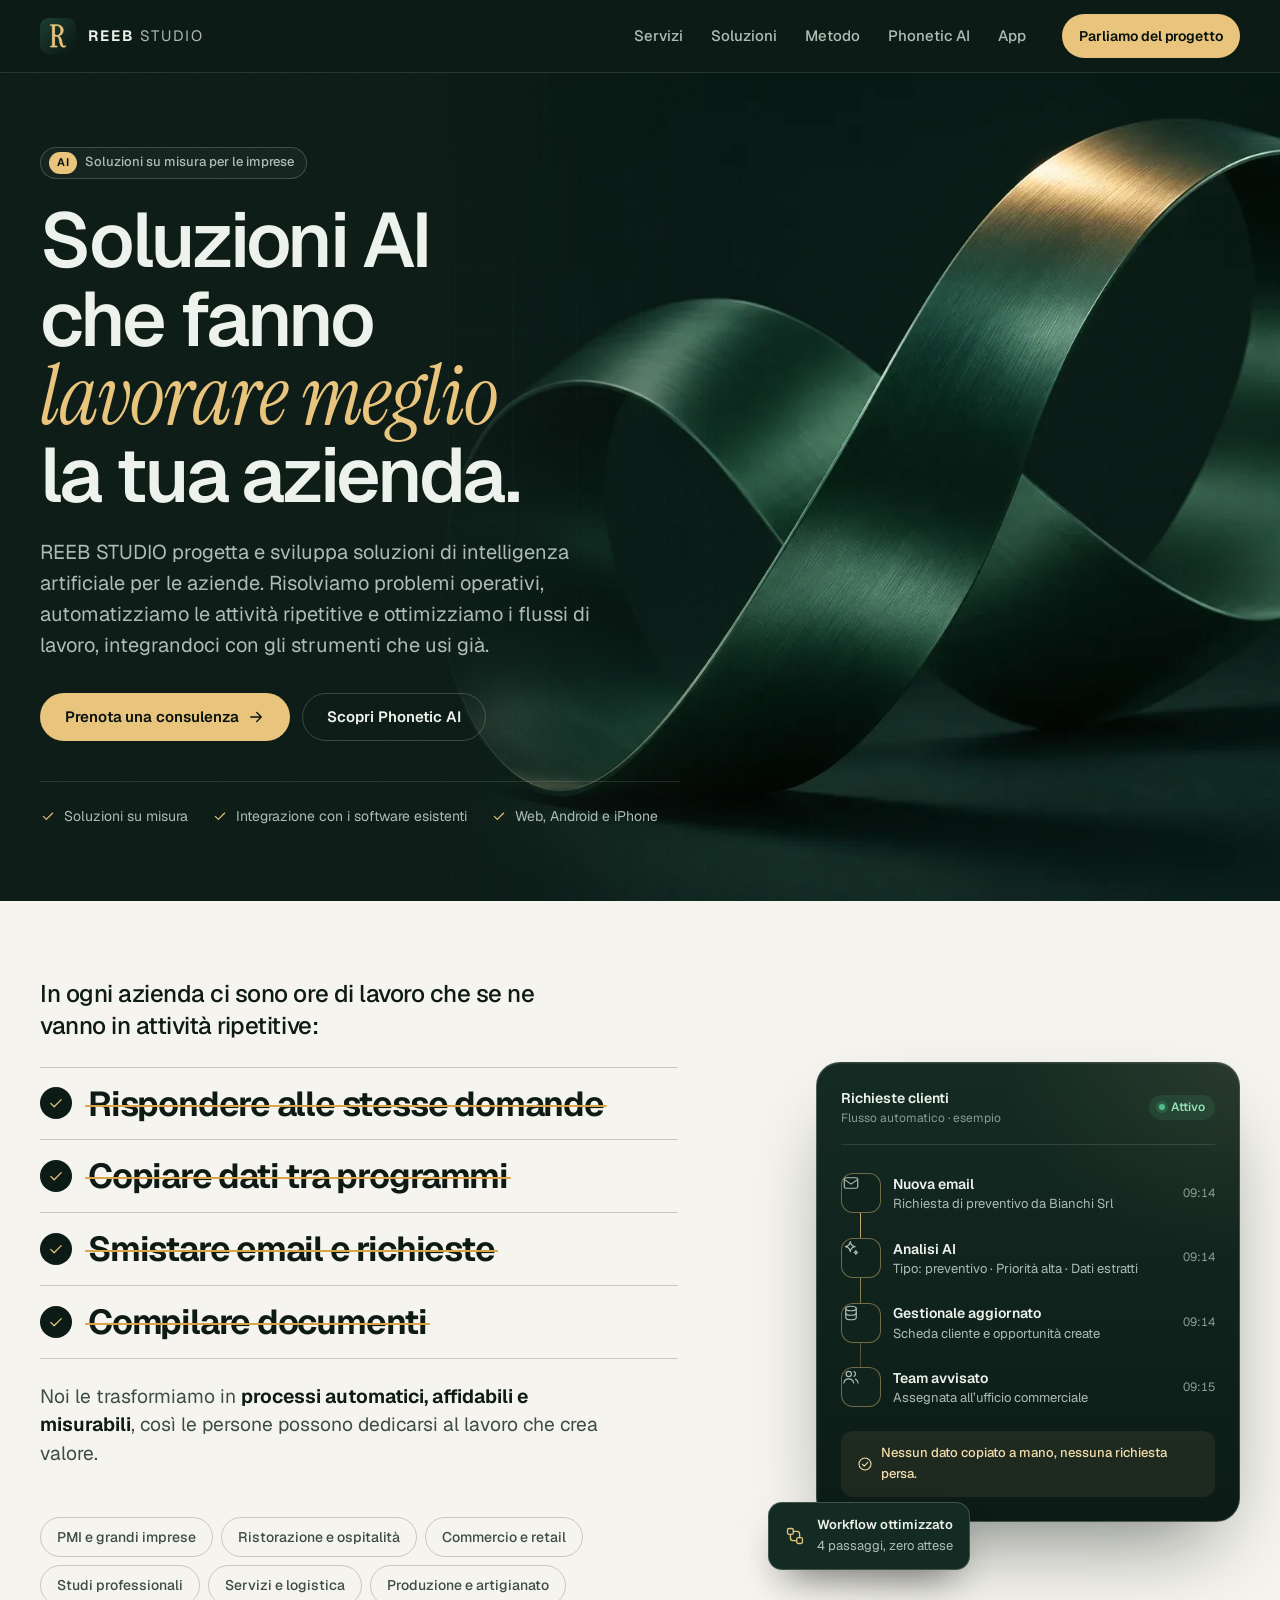
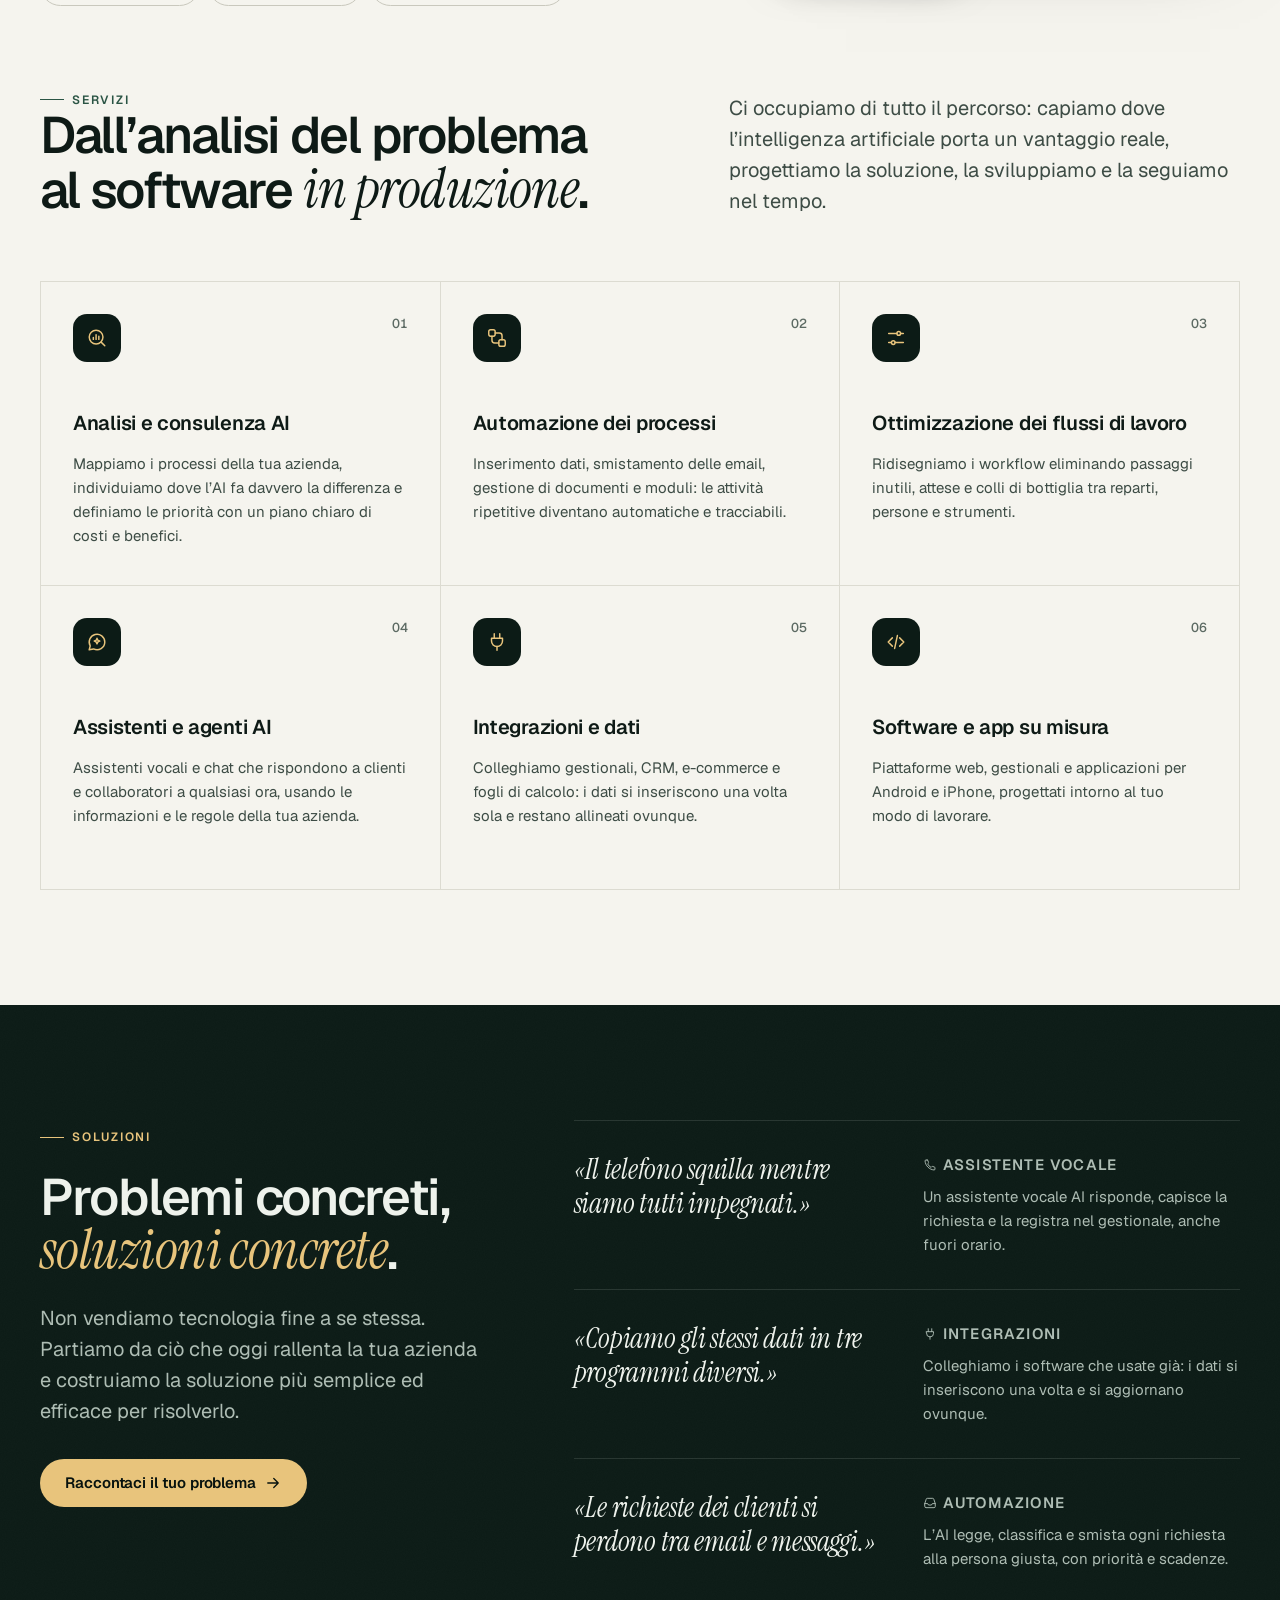
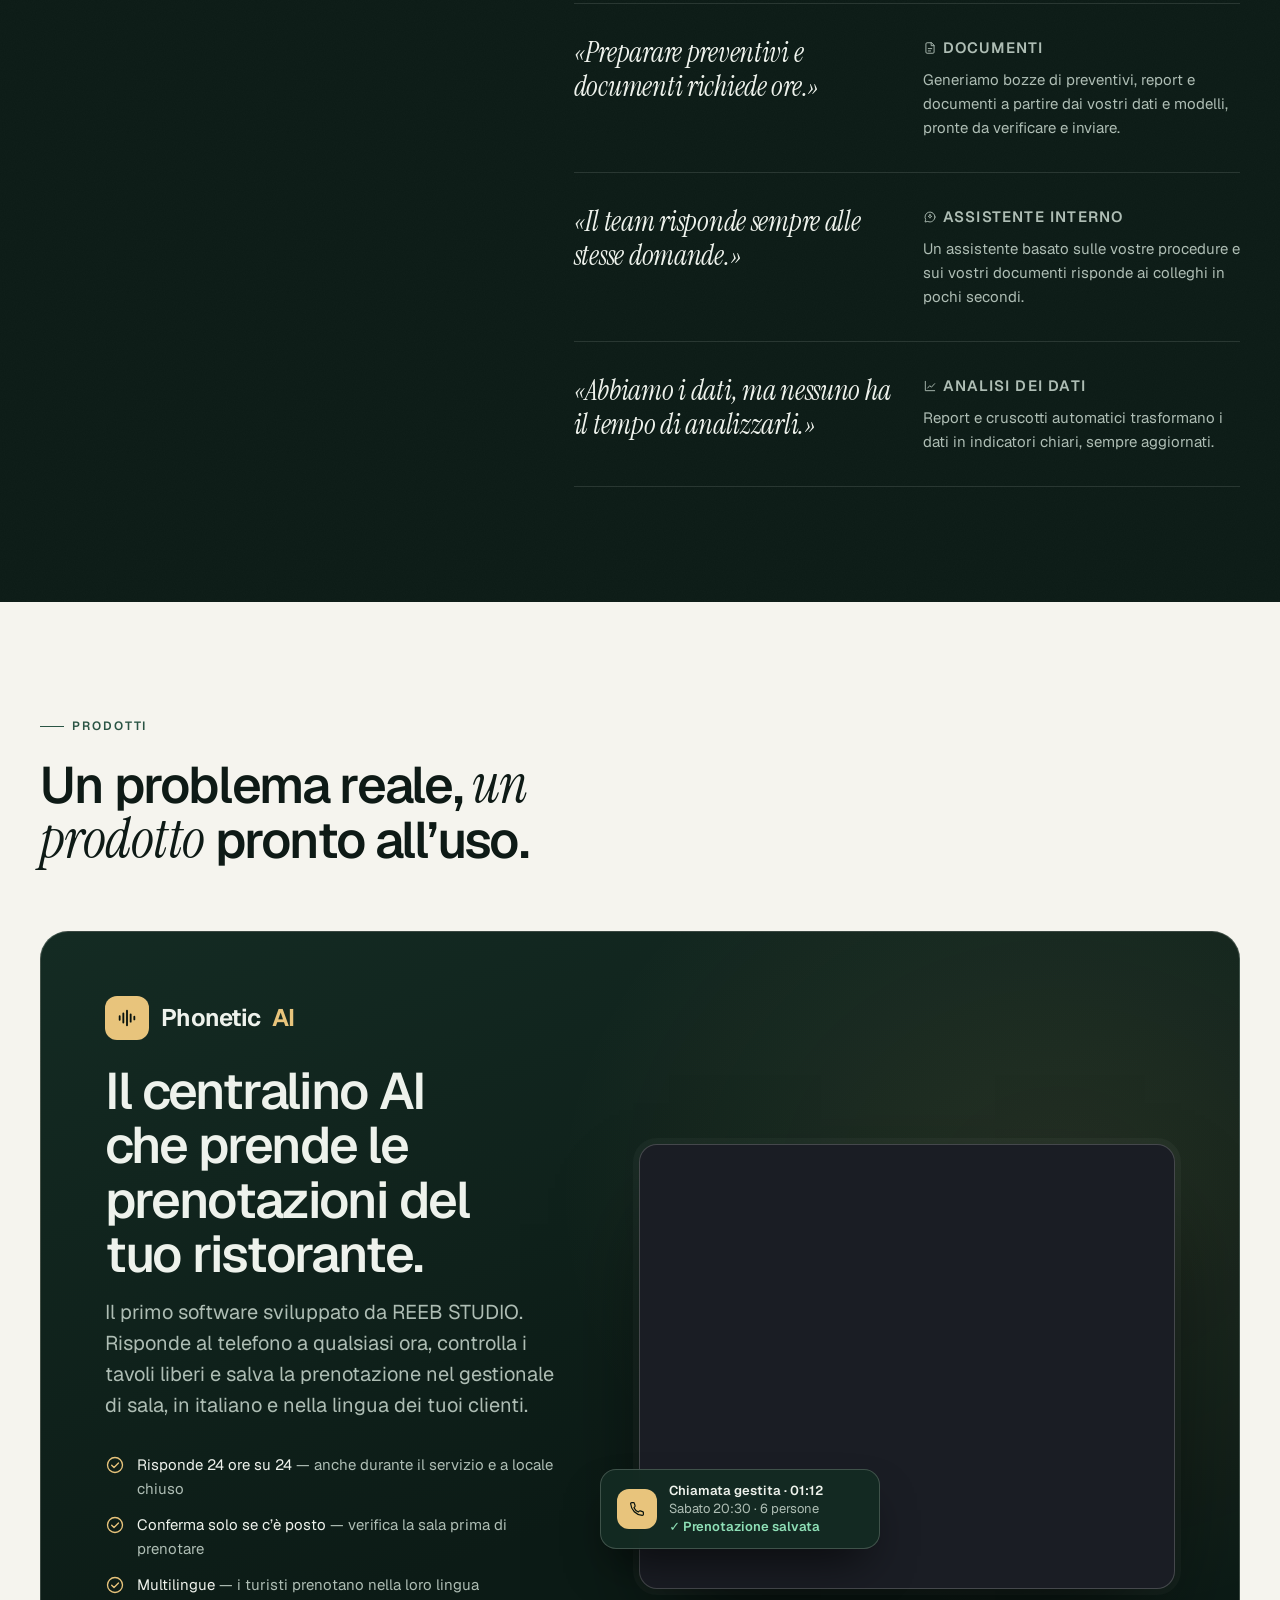
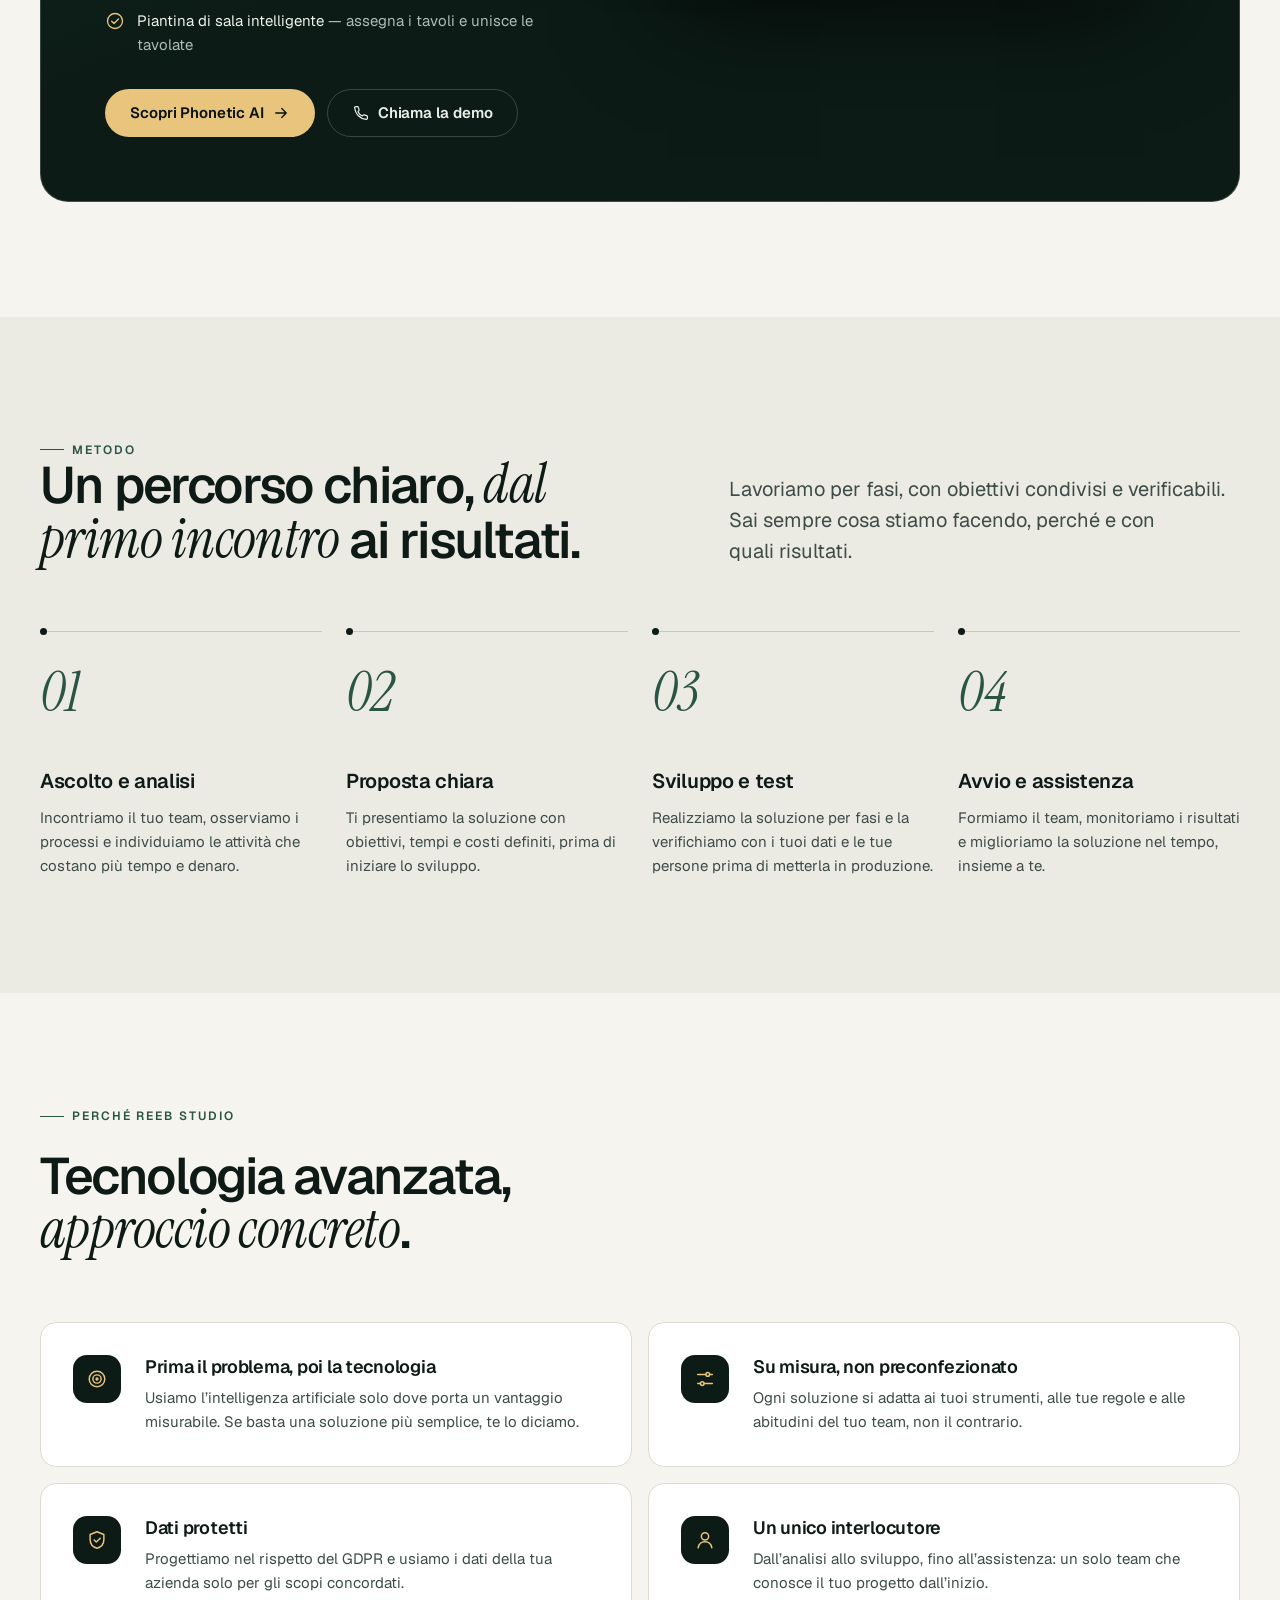
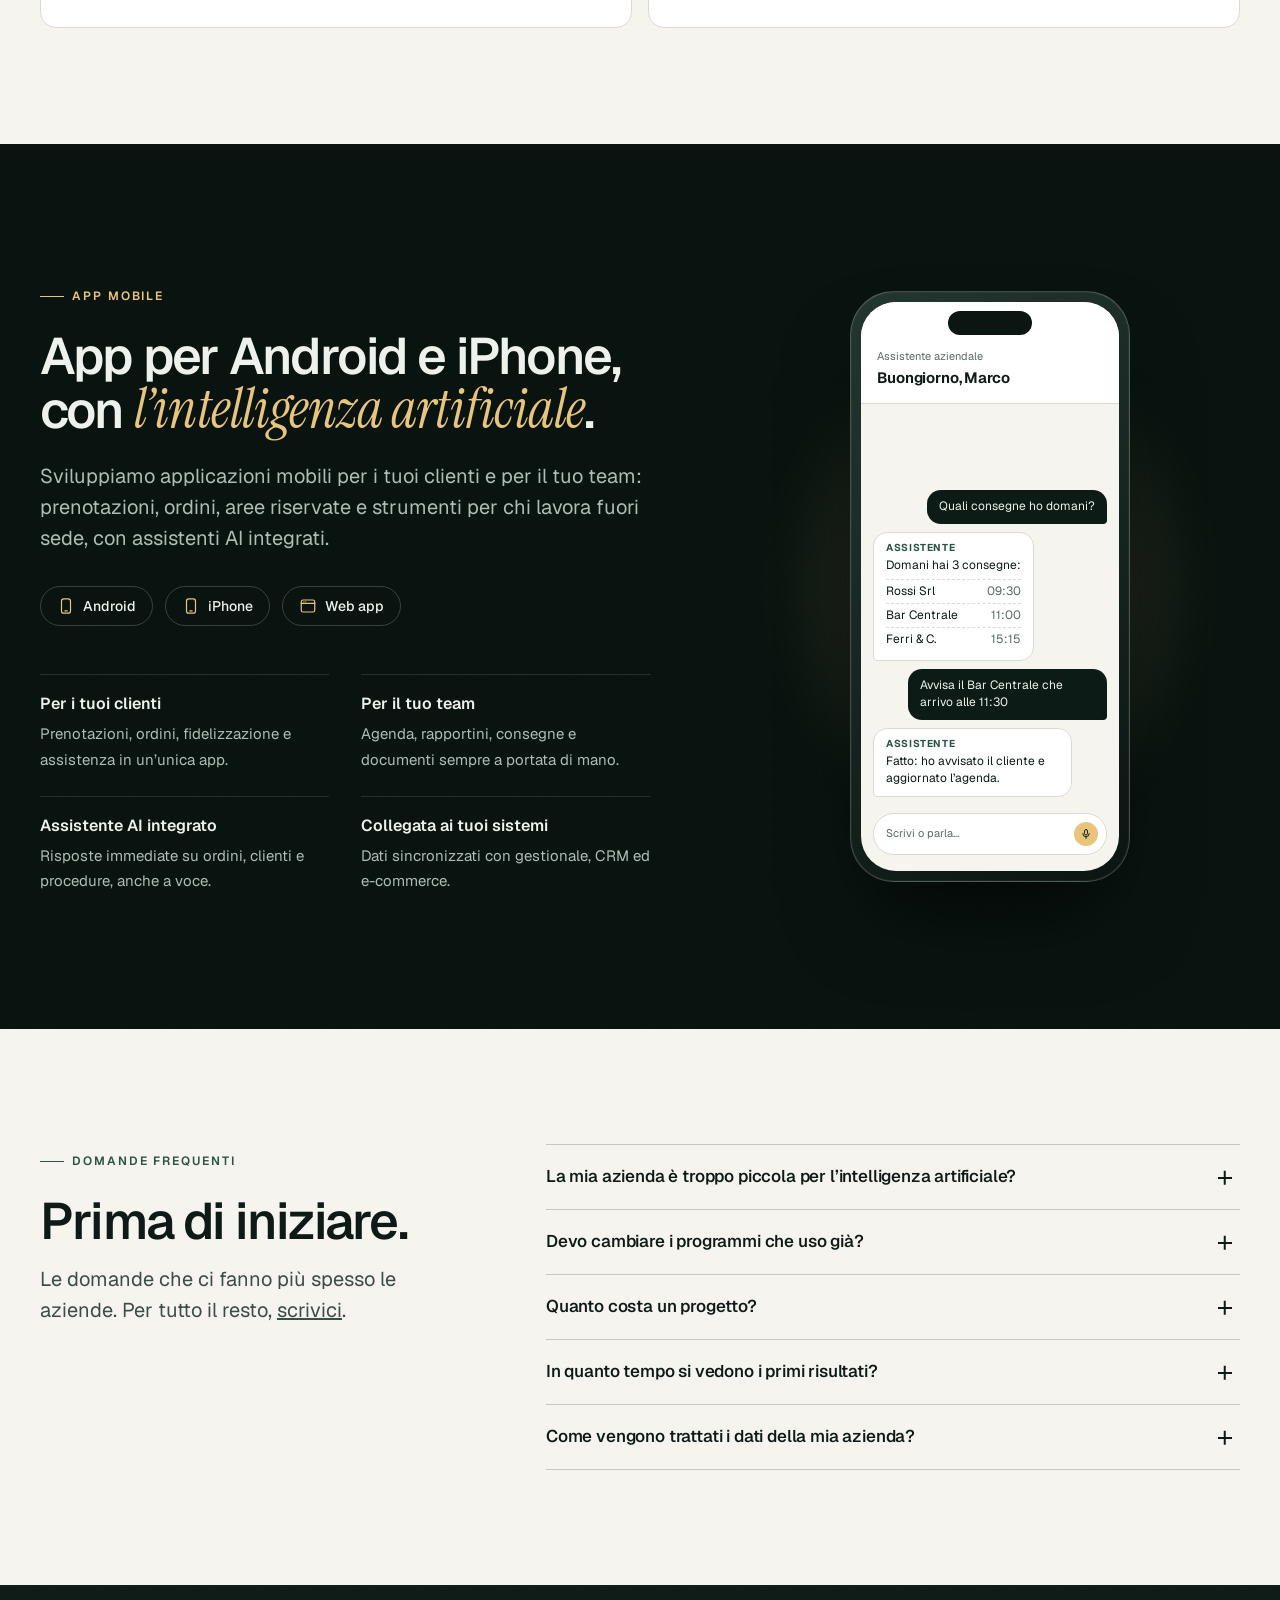
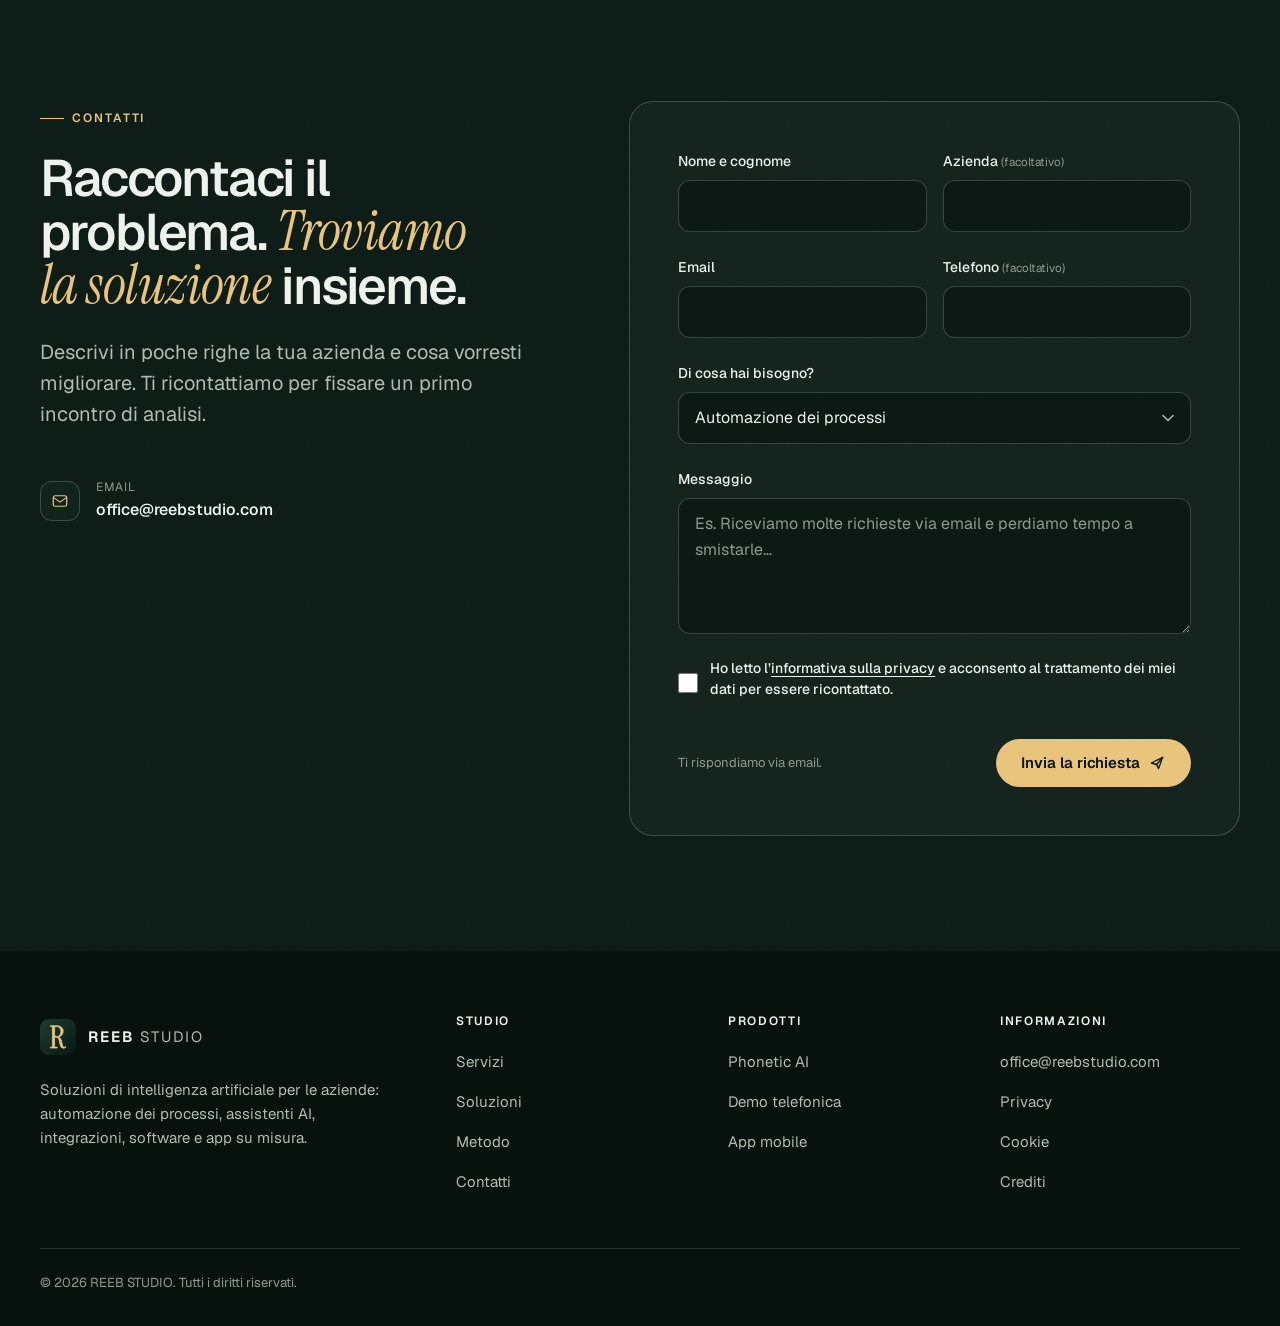
<file: index.html>
<!doctype html>
<html lang="it">
<head>
  <meta charset="utf-8">
  <meta name="viewport" content="width=device-width, initial-scale=1">
  <title>REEB STUDIO — Soluzioni di intelligenza artificiale per le aziende</title>
  <meta name="description" content="REEB STUDIO progetta soluzioni di intelligenza artificiale per le aziende: automazione dei processi, ottimizzazione dei flussi di lavoro, assistenti AI, integrazioni, software e app su misura.">
  <meta name="theme-color" content="#0c1b16">
  <link rel="canonical" href="https://reebstudio.com/">
  <meta property="og:type" content="website">
  <meta property="og:locale" content="it_IT">
  <meta property="og:site_name" content="REEB STUDIO">
  <meta property="og:title" content="REEB STUDIO — Soluzioni di intelligenza artificiale per le aziende">
  <meta property="og:description" content="Automatizziamo le attività ripetitive, ottimizziamo i flussi di lavoro e integriamo l’intelligenza artificiale nei sistemi che la tua azienda usa già.">
  <meta property="og:url" content="https://reebstudio.com/">
  <meta property="og:image" content="https://reebstudio.com/assets/img/og-reeb-studio.jpg">
  <meta property="og:image:width" content="1200">
  <meta property="og:image:height" content="630">
  <meta name="twitter:card" content="summary_large_image">
  <link rel="icon" href="favicon.svg" type="image/svg+xml">
  <link rel="icon" href="assets/brand/favicon-32.png" sizes="32x32" type="image/png">
  <link rel="apple-touch-icon" href="assets/brand/apple-touch-icon.png">
  <link rel="manifest" href="site.webmanifest">
  <link rel="preload" href="assets/fonts/geist-var.woff2" as="font" type="font/woff2" crossorigin>
  <link rel="preload" href="assets/fonts/instrument-serif-italic.woff2" as="font" type="font/woff2" crossorigin>
  <link rel="stylesheet" href="assets/css/site.css">
  <script>document.documentElement.classList.add('js')</script>
  <script type="application/ld+json">
  {
    "@context": "https://schema.org",
    "@type": "Organization",
    "name": "REEB STUDIO",
    "url": "https://reebstudio.com/",
    "logo": "https://reebstudio.com/assets/brand/icon-512.png",
    "description": "REEB STUDIO progetta e sviluppa soluzioni di intelligenza artificiale per le aziende: automazione dei processi, ottimizzazione dei flussi di lavoro, assistenti AI, integrazioni, software e app per Android e iPhone.",
    "email": "office@reebstudio.com",
    "makesOffer": {
      "@type": "Offer",
      "itemOffered": { "@type": "SoftwareApplication", "name": "Phonetic AI", "applicationCategory": "BusinessApplication", "url": "https://reebstudio.com/phonetic-ai/" }
    }
  }
  </script>
</head>
<body>
  <svg xmlns="http://www.w3.org/2000/svg" aria-hidden="true" focusable="false" style="position:absolute;width:0;height:0;overflow:hidden">
  <defs>
    <symbol id="i-arrow" viewBox="0 0 24 24" fill="none" stroke="currentColor" stroke-width="1.7" stroke-linecap="round" stroke-linejoin="round"><path d="M5 12h14M13 6l6 6-6 6"/></symbol>
    <symbol id="i-check" viewBox="0 0 24 24" fill="none" stroke="currentColor" stroke-width="1.7" stroke-linecap="round" stroke-linejoin="round"><path d="M5 12.5l4.5 4.5L19 7.5"/></symbol>
    <symbol id="i-check-circle" viewBox="0 0 24 24" fill="none" stroke="currentColor" stroke-width="1.6" stroke-linecap="round" stroke-linejoin="round"><circle cx="12" cy="12" r="9"/><path d="M8 12.3l2.8 2.8 5.4-5.5"/></symbol>
    <symbol id="i-mail" viewBox="0 0 24 24" fill="none" stroke="currentColor" stroke-width="1.6" stroke-linecap="round" stroke-linejoin="round"><rect x="3" y="5" width="18" height="14" rx="2.5"/><path d="M3.5 7.5l8.5 6 8.5-6"/></symbol>
    <symbol id="i-sparkle" viewBox="0 0 24 24" fill="none" stroke="currentColor" stroke-width="1.6" stroke-linecap="round" stroke-linejoin="round"><path d="M11 3.5c.6 4.4 2.3 6.1 6.5 6.7-4.2.6-5.9 2.3-6.5 6.7-.6-4.4-2.3-6.1-6.5-6.7 4.2-.6 5.9-2.3 6.5-6.7z"/><path d="M18.5 15.5c.2 1.6.9 2.3 2.5 2.5-1.6.2-2.3.9-2.5 2.5-.2-1.6-.9-2.3-2.5-2.5 1.6-.2 2.3-.9 2.5-2.5z"/></symbol>
    <symbol id="i-database" viewBox="0 0 24 24" fill="none" stroke="currentColor" stroke-width="1.6" stroke-linecap="round" stroke-linejoin="round"><ellipse cx="12" cy="6" rx="7" ry="3"/><path d="M5 6v6c0 1.7 3.1 3 7 3s7-1.3 7-3V6"/><path d="M5 12v6c0 1.7 3.1 3 7 3s7-1.3 7-3v-6"/></symbol>
    <symbol id="i-users" viewBox="0 0 24 24" fill="none" stroke="currentColor" stroke-width="1.6" stroke-linecap="round" stroke-linejoin="round"><circle cx="9" cy="8" r="3.5"/><path d="M2.5 20c.6-3.6 3.2-5.5 6.5-5.5s5.9 1.9 6.5 5.5"/><path d="M16 4.8a3.5 3.5 0 0 1 0 6.4M18 14.8c2 .8 3.2 2.5 3.5 5.2"/></symbol>
    <symbol id="i-phone" viewBox="0 0 24 24" fill="none" stroke="currentColor" stroke-width="1.6" stroke-linecap="round" stroke-linejoin="round"><path d="M7.2 3.5H5a1.5 1.5 0 0 0-1.5 1.6c.7 8.2 7.2 14.7 15.4 15.4a1.5 1.5 0 0 0 1.6-1.5v-2.2a1.5 1.5 0 0 0-1.1-1.4l-3-.9a1.5 1.5 0 0 0-1.5.4l-1.1 1.1a12 12 0 0 1-5.8-5.8L9 9.1a1.5 1.5 0 0 0 .4-1.5l-.9-3a1.5 1.5 0 0 0-1.3-1.1z"/></symbol>
    <symbol id="i-workflow" viewBox="0 0 24 24" fill="none" stroke="currentColor" stroke-width="1.6" stroke-linecap="round" stroke-linejoin="round"><rect x="3" y="3" width="7" height="7" rx="2"/><rect x="14" y="14" width="7" height="7" rx="2"/><path d="M10 6.5h4.5a3 3 0 0 1 3 3V14"/><path d="M6.5 10v4.5a3 3 0 0 0 3 3H14"/></symbol>
    <symbol id="i-assistant" viewBox="0 0 24 24" fill="none" stroke="currentColor" stroke-width="1.6" stroke-linecap="round" stroke-linejoin="round"><path d="M20.5 12a8.5 8.5 0 0 1-12.3 7.6L3.5 20.5l1.1-4.3A8.5 8.5 0 1 1 20.5 12z"/><path d="M12 8c.3 2 1.1 2.8 3 3-1.9.3-2.7 1.1-3 3-.3-1.9-1.1-2.7-3-3 1.9-.2 2.7-1 3-3z"/></symbol>
    <symbol id="i-plug" viewBox="0 0 24 24" fill="none" stroke="currentColor" stroke-width="1.6" stroke-linecap="round" stroke-linejoin="round"><path d="M9 3v5M15 3v5"/><path d="M6 8h12v3a6 6 0 0 1-12 0z"/><path d="M12 17v4"/></symbol>
    <symbol id="i-code" viewBox="0 0 24 24" fill="none" stroke="currentColor" stroke-width="1.6" stroke-linecap="round" stroke-linejoin="round"><path d="M8 7.5L3.5 12 8 16.5M16 7.5l4.5 4.5-4.5 4.5M13.5 5l-3 14"/></symbol>
    <symbol id="i-smartphone" viewBox="0 0 24 24" fill="none" stroke="currentColor" stroke-width="1.6" stroke-linecap="round" stroke-linejoin="round"><rect x="6" y="2.5" width="12" height="19" rx="3"/><path d="M10.5 18.5h3"/></symbol>
    <symbol id="i-analysis" viewBox="0 0 24 24" fill="none" stroke="currentColor" stroke-width="1.6" stroke-linecap="round" stroke-linejoin="round"><circle cx="11" cy="11" r="7.5"/><path d="M20.5 20.5l-4-4"/><path d="M8 13.5v-2M11 13.5V8.5M14 13.5v-3.5"/></symbol>
    <symbol id="i-shield" viewBox="0 0 24 24" fill="none" stroke="currentColor" stroke-width="1.6" stroke-linecap="round" stroke-linejoin="round"><path d="M12 3l7.5 3v5.5c0 4.6-3.2 8.3-7.5 9.5-4.3-1.2-7.5-4.9-7.5-9.5V6z"/><path d="M9 12l2.2 2.2L15.5 10"/></symbol>
    <symbol id="i-target" viewBox="0 0 24 24" fill="none" stroke="currentColor" stroke-width="1.6" stroke-linecap="round" stroke-linejoin="round"><circle cx="12" cy="12" r="8.5"/><circle cx="12" cy="12" r="4.5"/><circle cx="12" cy="12" r="1" fill="currentColor"/></symbol>
    <symbol id="i-sliders" viewBox="0 0 24 24" fill="none" stroke="currentColor" stroke-width="1.6" stroke-linecap="round" stroke-linejoin="round"><path d="M4 7h9M17 7h3M4 17h3M11 17h9"/><circle cx="15" cy="7" r="2"/><circle cx="9" cy="17" r="2"/></symbol>
    <symbol id="i-user" viewBox="0 0 24 24" fill="none" stroke="currentColor" stroke-width="1.6" stroke-linecap="round" stroke-linejoin="round"><circle cx="12" cy="8" r="4"/><path d="M4.5 20.5c.8-4 3.7-6.5 7.5-6.5s6.7 2.5 7.5 6.5"/></symbol>
    <symbol id="i-globe" viewBox="0 0 24 24" fill="none" stroke="currentColor" stroke-width="1.6" stroke-linecap="round" stroke-linejoin="round"><circle cx="12" cy="12" r="9"/><path d="M3 12h18M12 3c2.5 2.6 3.8 5.6 3.8 9s-1.3 6.4-3.8 9c-2.5-2.6-3.8-5.6-3.8-9S9.5 5.6 12 3z"/></symbol>
    <symbol id="i-clock" viewBox="0 0 24 24" fill="none" stroke="currentColor" stroke-width="1.6" stroke-linecap="round" stroke-linejoin="round"><circle cx="12" cy="12" r="9"/><path d="M12 7v5l3.5 2"/></symbol>
    <symbol id="i-calendar" viewBox="0 0 24 24" fill="none" stroke="currentColor" stroke-width="1.6" stroke-linecap="round" stroke-linejoin="round"><rect x="3.5" y="5" width="17" height="15.5" rx="2.5"/><path d="M3.5 10h17M8 3v4M16 3v4"/></symbol>
    <symbol id="i-layout" viewBox="0 0 24 24" fill="none" stroke="currentColor" stroke-width="1.6" stroke-linecap="round" stroke-linejoin="round"><rect x="3" y="3" width="18" height="18" rx="2.5"/><path d="M3 9.5h18M9.5 9.5V21"/></symbol>
    <symbol id="i-swap" viewBox="0 0 24 24" fill="none" stroke="currentColor" stroke-width="1.6" stroke-linecap="round" stroke-linejoin="round"><path d="M4 8h14l-3.5-3.5M20 16H6l3.5 3.5"/></symbol>
    <symbol id="i-info" viewBox="0 0 24 24" fill="none" stroke="currentColor" stroke-width="1.6" stroke-linecap="round" stroke-linejoin="round"><circle cx="12" cy="12" r="9"/><path d="M12 11v5.5M12 7.6v.4"/></symbol>
    <symbol id="i-bell" viewBox="0 0 24 24" fill="none" stroke="currentColor" stroke-width="1.6" stroke-linecap="round" stroke-linejoin="round"><path d="M6 16v-5a6 6 0 0 1 12 0v5l1.5 2h-15z"/><path d="M10 20.5a2 2 0 0 0 4 0"/></symbol>
    <symbol id="i-wave" viewBox="0 0 24 24" fill="none" stroke="currentColor" stroke-width="2" stroke-linecap="round"><path d="M4 10v4M8 7v10M12 4v16M16 8v8M20 10.5v3"/></symbol>
    <symbol id="i-chart" viewBox="0 0 24 24" fill="none" stroke="currentColor" stroke-width="1.6" stroke-linecap="round" stroke-linejoin="round"><path d="M4 4v16h16"/><path d="M8 15.5l3.5-4 3 2.5L20 8"/></symbol>
    <symbol id="i-file" viewBox="0 0 24 24" fill="none" stroke="currentColor" stroke-width="1.6" stroke-linecap="round" stroke-linejoin="round"><path d="M14 3H7a2 2 0 0 0-2 2v14a2 2 0 0 0 2 2h10a2 2 0 0 0 2-2V8z"/><path d="M14 3v5h5M9 13h6M9 17h4"/></symbol>
    <symbol id="i-inbox" viewBox="0 0 24 24" fill="none" stroke="currentColor" stroke-width="1.6" stroke-linecap="round" stroke-linejoin="round"><path d="M3 13l2.5-7.5A2 2 0 0 1 7.4 4h9.2a2 2 0 0 1 1.9 1.5L21 13v5a2 2 0 0 1-2 2H5a2 2 0 0 1-2-2z"/><path d="M3 13h5l1.5 2.5h5L16 13h5"/></symbol>
    <symbol id="i-send" viewBox="0 0 24 24" fill="none" stroke="currentColor" stroke-width="1.8" stroke-linecap="round" stroke-linejoin="round"><path d="M4.5 12l15-7.5-5.5 15-2.5-5.5z"/><path d="M11.5 14l8-9.5"/></symbol>
    <symbol id="i-lock" viewBox="0 0 24 24" fill="none" stroke="currentColor" stroke-width="1.6" stroke-linecap="round" stroke-linejoin="round"><rect x="5" y="10.5" width="14" height="10" rx="2.5"/><path d="M8 10.5V8a4 4 0 0 1 8 0v2.5"/></symbol>
    <symbol id="i-moon" viewBox="0 0 24 24" fill="none" stroke="currentColor" stroke-width="1.6" stroke-linecap="round" stroke-linejoin="round"><path d="M20 14.5A8.5 8.5 0 1 1 9.5 4a7 7 0 0 0 10.5 10.5z"/></symbol>
    <symbol id="i-utensils" viewBox="0 0 24 24" fill="none" stroke="currentColor" stroke-width="1.6" stroke-linecap="round" stroke-linejoin="round"><path d="M7 3v18M4.5 3v5a2.5 2.5 0 0 0 5 0V3"/><path d="M17 21V3c-2.2 1.2-3.5 3.6-3.5 7v3.5H17"/></symbol>
    <symbol id="i-forward" viewBox="0 0 24 24" fill="none" stroke="currentColor" stroke-width="1.6" stroke-linecap="round" stroke-linejoin="round"><path d="M14 4h6v6M20 4l-7 7"/><path d="M9.2 4.5H5.5A1.5 1.5 0 0 0 4 6.1c.7 7.6 6.3 13.2 13.9 13.9a1.5 1.5 0 0 0 1.6-1.5v-2.2a1.5 1.5 0 0 0-1.1-1.4l-2.6-.8a1.5 1.5 0 0 0-1.5.4l-.9.9a11 11 0 0 1-4.9-4.9l.9-.9a1.5 1.5 0 0 0 .4-1.5z"/></symbol>
    <symbol id="i-mic" viewBox="0 0 24 24" fill="none" stroke="currentColor" stroke-width="1.8" stroke-linecap="round" stroke-linejoin="round"><rect x="9" y="3" width="6" height="11" rx="3"/><path d="M5.5 11a6.5 6.5 0 0 0 13 0M12 17.5V21"/></symbol>
    <symbol id="i-alert" viewBox="0 0 24 24" fill="none" stroke="currentColor" stroke-width="1.6" stroke-linecap="round" stroke-linejoin="round"><path d="M10.3 4.3L2.8 17.5A2 2 0 0 0 4.5 20.5h15a2 2 0 0 0 1.7-3L13.7 4.3a2 2 0 0 0-3.4 0z"/><path d="M12 9.5v4.5M12 17.2v.3"/></symbol>
    <symbol id="i-web" viewBox="0 0 24 24" fill="none" stroke="currentColor" stroke-width="1.6" stroke-linecap="round" stroke-linejoin="round"><rect x="3" y="4" width="18" height="16" rx="2.5"/><path d="M3 8.5h18M6.5 6.3v0M9 6.3v0"/></symbol>
  </defs>
</svg>

  <a class="skip-link" href="#contenuto">Vai al contenuto</a>

  <header class="site-header" id="top">
    <div class="container header-bar">
      <a class="brand" href="./" aria-label="REEB STUDIO, torna alla home">
        <img class="brand-mark" src="assets/brand/mark.svg" width="36" height="36" alt="">
        <span class="brand-name">REEB <span>STUDIO</span></span>
      </a>
      <nav class="nav" aria-label="Menu principale">
        <button class="nav-toggle" type="button" aria-expanded="false" aria-controls="nav-panel">
          <span></span><span class="sr-only">Apri il menu</span>
        </button>
        <div class="nav-panel" id="nav-panel">
          <ul class="nav-links" role="list">
            <li><a href="#servizi">Servizi</a></li>
            <li><a href="#soluzioni">Soluzioni</a></li>
            <li><a href="#metodo">Metodo</a></li>
            <li><a href="phonetic-ai/">Phonetic AI</a></li>
            <li><a href="#app">App</a></li>
          </ul>
          <a class="btn btn-gold btn-sm nav-cta" href="#contatti">Parliamo del progetto</a>
        </div>
      </nav>
    </div>
  </header>

  <main id="contenuto">

    <!-- ============ Hero ============ -->
    <section class="hero dark grain" aria-labelledby="hero-title">
      <div class="grid-lines" aria-hidden="true"></div>
      <img class="hero-ribbon" src="assets/img/ribbon.webp" width="1536" height="1024" alt="" fetchpriority="high">
      <div class="container hero-grid">
        <div class="hero-copy">
          <p class="pill"><b>AI</b> Soluzioni su misura per le imprese</p>
          <h1 id="hero-title">Soluzioni AI che fanno <span class="accent">lavorare meglio</span> la tua azienda.</h1>
          <p class="lead">REEB STUDIO progetta e sviluppa soluzioni di intelligenza artificiale per le aziende. Risolviamo problemi operativi, automatizziamo le attività ripetitive e ottimizziamo i flussi di lavoro, integrandoci con gli strumenti che usi già.</p>
          <div class="actions">
            <a class="btn btn-gold" href="#contatti">Prenota una consulenza <svg class="arrow" aria-hidden="true"><use href="#i-arrow"/></svg></a>
            <a class="btn btn-ghost" href="phonetic-ai/">Scopri Phonetic AI</a>
          </div>
          <ul class="hero-points" role="list">
            <li><svg aria-hidden="true"><use href="#i-check"/></svg>Soluzioni su misura</li>
            <li><svg aria-hidden="true"><use href="#i-check"/></svg>Integrazione con i software esistenti</li>
            <li><svg aria-hidden="true"><use href="#i-check"/></svg>Web, Android e iPhone</li>
          </ul>
        </div>
      </div>
    </section>

    <!-- ============ Dichiarazione ============ -->
    <section class="section-tight" aria-label="Il nostro approccio">
      <div class="container intro-grid">
        <div>
        <p class="chores-intro">In ogni azienda ci sono ore di lavoro che se ne vanno in attività ripetitive:</p>
        <ul class="chores reveal" role="list">
          <li><span class="chore-check" aria-hidden="true"><svg><use href="#i-check"/></svg></span><span class="chore-row"><span class="chore">Rispondere alle stesse domande</span></span></li>
          <li><span class="chore-check" aria-hidden="true"><svg><use href="#i-check"/></svg></span><span class="chore-row"><span class="chore">Copiare dati tra programmi</span></span></li>
          <li><span class="chore-check" aria-hidden="true"><svg><use href="#i-check"/></svg></span><span class="chore-row"><span class="chore">Smistare email e richieste</span></span></li>
          <li><span class="chore-check" aria-hidden="true"><svg><use href="#i-check"/></svg></span><span class="chore-row"><span class="chore">Compilare documenti</span></span></li>
        </ul>
        <p class="chores-outro">Noi le trasformiamo in <strong>processi automatici, affidabili e misurabili</strong>, così le persone possono dedicarsi al lavoro che crea valore.</p>
        <ul class="sectors reveal" role="list" aria-label="Settori">
          <li>PMI e grandi imprese</li>
          <li>Ristorazione e ospitalità</li>
          <li>Commercio e retail</li>
          <li>Studi professionali</li>
          <li>Servizi e logistica</li>
          <li>Produzione e artigianato</li>
        </ul>
        </div>
        <div class="flow-wrap reveal">
          <figure class="flow" aria-label="Esempio: una richiesta di un cliente gestita in automatico">
            <div class="flow-head">
              <p class="flow-title">Richieste clienti <small>Flusso automatico · esempio</small></p>
              <span class="status">Attivo</span>
            </div>
            <ol class="flow-steps" role="list">
              <li class="flow-step is-done">
                <span class="flow-icon"><svg aria-hidden="true"><use href="#i-mail"/></svg></span>
                <div><strong>Nuova email</strong><span>Richiesta di preventivo da Bianchi Srl</span></div>
                <time>09:14</time>
              </li>
              <li class="flow-step is-done">
                <span class="flow-icon"><svg aria-hidden="true"><use href="#i-sparkle"/></svg></span>
                <div><strong>Analisi AI</strong><span>Tipo: preventivo · Priorità alta · Dati estratti</span></div>
                <time>09:14</time>
              </li>
              <li class="flow-step is-done">
                <span class="flow-icon"><svg aria-hidden="true"><use href="#i-database"/></svg></span>
                <div><strong>Gestionale aggiornato</strong><span>Scheda cliente e opportunità create</span></div>
                <time>09:14</time>
              </li>
              <li class="flow-step is-done">
                <span class="flow-icon"><svg aria-hidden="true"><use href="#i-users"/></svg></span>
                <div><strong>Team avvisato</strong><span>Assegnata all’ufficio commerciale</span></div>
                <time>09:15</time>
              </li>
            </ol>
            <p class="flow-foot"><svg aria-hidden="true"><use href="#i-check-circle"/></svg>Nessun dato copiato a mano, nessuna richiesta persa.</p>
          </figure>
          <div class="flow-tag" aria-hidden="true">
            <svg><use href="#i-workflow"/></svg>
            <div><b>Workflow ottimizzato</b><span>4 passaggi, zero attese</span></div>
          </div>
        </div>
      </div>
    </section>

    <!-- ============ Servizi ============ -->
    <section class="section pt-0" id="servizi" aria-labelledby="servizi-title">
      <div class="container">
        <div class="section-head section-head-split">
          <div>
            <p class="eyebrow">Servizi</p>
            <h2 id="servizi-title">Dall’analisi del problema al software <span class="accent">in produzione</span>.</h2>
          </div>
          <p class="lead">Ci occupiamo di tutto il percorso: capiamo dove l’intelligenza artificiale porta un vantaggio reale, progettiamo la soluzione, la sviluppiamo e la seguiamo nel tempo.</p>
        </div>

        <ul class="services" role="list">
          <li class="service reveal">
            <div class="service-top"><span class="icon-box"><svg aria-hidden="true"><use href="#i-analysis"/></svg></span><span class="service-num">01</span></div>
            <h3>Analisi e consulenza AI</h3>
            <p>Mappiamo i processi della tua azienda, individuiamo dove l’AI fa davvero la differenza e definiamo le priorità con un piano chiaro di costi e benefici.</p>
          </li>
          <li class="service reveal" style="--d:.06s">
            <div class="service-top"><span class="icon-box"><svg aria-hidden="true"><use href="#i-workflow"/></svg></span><span class="service-num">02</span></div>
            <h3>Automazione dei processi</h3>
            <p>Inserimento dati, smistamento delle email, gestione di documenti e moduli: le attività ripetitive diventano automatiche e tracciabili.</p>
          </li>
          <li class="service reveal" style="--d:.12s">
            <div class="service-top"><span class="icon-box"><svg aria-hidden="true"><use href="#i-sliders"/></svg></span><span class="service-num">03</span></div>
            <h3>Ottimizzazione dei flussi di lavoro</h3>
            <p>Ridisegniamo i workflow eliminando passaggi inutili, attese e colli di bottiglia tra reparti, persone e strumenti.</p>
          </li>
          <li class="service reveal">
            <div class="service-top"><span class="icon-box"><svg aria-hidden="true"><use href="#i-assistant"/></svg></span><span class="service-num">04</span></div>
            <h3>Assistenti e agenti AI</h3>
            <p>Assistenti vocali e chat che rispondono a clienti e collaboratori a qualsiasi ora, usando le informazioni e le regole della tua azienda.</p>
          </li>
          <li class="service reveal" style="--d:.06s">
            <div class="service-top"><span class="icon-box"><svg aria-hidden="true"><use href="#i-plug"/></svg></span><span class="service-num">05</span></div>
            <h3>Integrazioni e dati</h3>
            <p>Colleghiamo gestionali, CRM, e-commerce e fogli di calcolo: i dati si inseriscono una volta sola e restano allineati ovunque.</p>
          </li>
          <li class="service reveal" style="--d:.12s">
            <div class="service-top"><span class="icon-box"><svg aria-hidden="true"><use href="#i-code"/></svg></span><span class="service-num">06</span></div>
            <h3>Software e app su misura</h3>
            <p>Piattaforme web, gestionali e applicazioni per Android e iPhone, progettati intorno al tuo modo di lavorare.</p>
          </li>
        </ul>
      </div>
    </section>

    <!-- ============ Problemi e soluzioni ============ -->
    <section class="section dark grain" id="soluzioni" aria-labelledby="soluzioni-title">
      <div class="container problems-grid">
        <div class="problems-intro">
          <p class="eyebrow">Soluzioni</p>
          <h2 id="soluzioni-title">Problemi concreti, <span class="accent">soluzioni concrete</span>.</h2>
          <p class="lead">Non vendiamo tecnologia fine a se stessa. Partiamo da ciò che oggi rallenta la tua azienda e costruiamo la soluzione più semplice ed efficace per risolverlo.</p>
          <div class="actions">
            <a class="btn btn-gold" href="#contatti">Raccontaci il tuo problema <svg class="arrow" aria-hidden="true"><use href="#i-arrow"/></svg></a>
          </div>
        </div>

        <ul class="problem-list" role="list">
          <li class="problem reveal">
            <blockquote>«Il telefono squilla mentre siamo tutti impegnati.»</blockquote>
            <div class="problem-solution">
              <p class="tag"><svg aria-hidden="true"><use href="#i-phone"/></svg>Assistente vocale</p>
              <p>Un assistente vocale AI risponde, capisce la richiesta e la registra nel gestionale, anche fuori orario.</p>
            </div>
          </li>
          <li class="problem reveal">
            <blockquote>«Copiamo gli stessi dati in tre programmi diversi.»</blockquote>
            <div class="problem-solution">
              <p class="tag"><svg aria-hidden="true"><use href="#i-plug"/></svg>Integrazioni</p>
              <p>Colleghiamo i software che usate già: i dati si inseriscono una volta e si aggiornano ovunque.</p>
            </div>
          </li>
          <li class="problem reveal">
            <blockquote>«Le richieste dei clienti si perdono tra email e messaggi.»</blockquote>
            <div class="problem-solution">
              <p class="tag"><svg aria-hidden="true"><use href="#i-inbox"/></svg>Automazione</p>
              <p>L’AI legge, classifica e smista ogni richiesta alla persona giusta, con priorità e scadenze.</p>
            </div>
          </li>
          <li class="problem reveal">
            <blockquote>«Preparare preventivi e documenti richiede ore.»</blockquote>
            <div class="problem-solution">
              <p class="tag"><svg aria-hidden="true"><use href="#i-file"/></svg>Documenti</p>
              <p>Generiamo bozze di preventivi, report e documenti a partire dai vostri dati e modelli, pronte da verificare e inviare.</p>
            </div>
          </li>
          <li class="problem reveal">
            <blockquote>«Il team risponde sempre alle stesse domande.»</blockquote>
            <div class="problem-solution">
              <p class="tag"><svg aria-hidden="true"><use href="#i-assistant"/></svg>Assistente interno</p>
              <p>Un assistente basato sulle vostre procedure e sui vostri documenti risponde ai colleghi in pochi secondi.</p>
            </div>
          </li>
          <li class="problem reveal">
            <blockquote>«Abbiamo i dati, ma nessuno ha il tempo di analizzarli.»</blockquote>
            <div class="problem-solution">
              <p class="tag"><svg aria-hidden="true"><use href="#i-chart"/></svg>Analisi dei dati</p>
              <p>Report e cruscotti automatici trasformano i dati in indicatori chiari, sempre aggiornati.</p>
            </div>
          </li>
        </ul>
      </div>
    </section>

    <!-- ============ Prodotto: Phonetic AI ============ -->
    <section class="section" id="prodotti" aria-labelledby="prodotti-title">
      <div class="container">
        <div class="section-head">
          <p class="eyebrow">Prodotti</p>
          <h2 id="prodotti-title">Un problema reale, <span class="accent">un prodotto</span> pronto all’uso.</h2>
        </div>

        <article class="product-feature dark reveal" aria-labelledby="phonetic-title">
          <div>
            <p class="product-logo"><span class="wave"><svg aria-hidden="true"><use href="#i-wave"/></svg></span>Phonetic <em>AI</em></p>
            <h3 class="h2" id="phonetic-title">Il centralino AI che prende le prenotazioni del tuo ristorante.</h3>
            <p class="lead">Il primo software sviluppato da REEB STUDIO. Risponde al telefono a qualsiasi ora, controlla i tavoli liberi e salva la prenotazione nel gestionale di sala, in italiano e nella lingua dei tuoi clienti.</p>
            <ul class="check-list" role="list">
              <li><svg aria-hidden="true"><use href="#i-check-circle"/></svg><div>Risponde 24 ore su 24 <span>— anche durante il servizio e a locale chiuso</span></div></li>
              <li><svg aria-hidden="true"><use href="#i-check-circle"/></svg><div>Conferma solo se c’è posto <span>— verifica la sala prima di prenotare</span></div></li>
              <li><svg aria-hidden="true"><use href="#i-check-circle"/></svg><div>Multilingue <span>— i turisti prenotano nella loro lingua</span></div></li>
              <li><svg aria-hidden="true"><use href="#i-check-circle"/></svg><div>Piantina di sala intelligente <span>— assegna i tavoli e unisce le tavolate</span></div></li>
            </ul>
            <div class="actions">
              <a class="btn btn-gold" href="phonetic-ai/">Scopri Phonetic AI <svg class="arrow" aria-hidden="true"><use href="#i-arrow"/></svg></a>
              <a class="btn btn-ghost" href="tel:+3905831706764"><svg aria-hidden="true"><use href="#i-phone"/></svg>Chiama la demo</a>
            </div>
          </div>

          <figure class="screen">
            <div class="screen-frame">
              <div class="screen-bar" aria-hidden="true"><i></i><i></i><i></i><span>Phonetic AI · Gestionale di sala</span></div>
              <img src="assets/img/phonetic-gestionale.webp" width="1684" height="1264" alt="Il gestionale di Phonetic AI: la piantina della sala con i tavoli liberi e quelli prenotati, con nome, coperti e orario." loading="lazy">
            </div>
            <div class="call-chip" aria-hidden="true">
              <span class="flow-icon"><svg><use href="#i-phone"/></svg></span>
              <div><b>Chiamata gestita · 01:12</b><span>Sabato 20:30 · 6 persone</span><br><span class="ok">✓ Prenotazione salvata</span></div>
            </div>
          </figure>
        </article>
      </div>
    </section>

    <!-- ============ Metodo ============ -->
    <section class="section bg-paper-2" id="metodo" aria-labelledby="metodo-title">
      <div class="container">
        <div class="section-head section-head-split">
          <div>
            <p class="eyebrow">Metodo</p>
            <h2 id="metodo-title">Un percorso chiaro, <span class="accent">dal primo incontro</span> ai risultati.</h2>
          </div>
          <p class="lead">Lavoriamo per fasi, con obiettivi condivisi e verificabili. Sai sempre cosa stiamo facendo, perché e con quali risultati.</p>
        </div>
        <ol class="steps" role="list">
          <li class="step reveal">
            <h3>Ascolto e analisi</h3>
            <p>Incontriamo il tuo team, osserviamo i processi e individuiamo le attività che costano più tempo e denaro.</p>
          </li>
          <li class="step reveal" style="--d:.08s">
            <h3>Proposta chiara</h3>
            <p>Ti presentiamo la soluzione con obiettivi, tempi e costi definiti, prima di iniziare lo sviluppo.</p>
          </li>
          <li class="step reveal" style="--d:.16s">
            <h3>Sviluppo e test</h3>
            <p>Realizziamo la soluzione per fasi e la verifichiamo con i tuoi dati e le tue persone prima di metterla in produzione.</p>
          </li>
          <li class="step reveal" style="--d:.24s">
            <h3>Avvio e assistenza</h3>
            <p>Formiamo il team, monitoriamo i risultati e miglioriamo la soluzione nel tempo, insieme a te.</p>
          </li>
        </ol>
      </div>
    </section>

    <!-- ============ Principi ============ -->
    <section class="section" aria-labelledby="principi-title">
      <div class="container">
        <div class="section-head">
          <p class="eyebrow">Perché REEB STUDIO</p>
          <h2 id="principi-title">Tecnologia avanzata, <span class="accent">approccio concreto</span>.</h2>
        </div>
        <ul class="principles" role="list">
          <li class="principle reveal">
            <span class="icon-box"><svg aria-hidden="true"><use href="#i-target"/></svg></span>
            <div><h3>Prima il problema, poi la tecnologia</h3><p>Usiamo l’intelligenza artificiale solo dove porta un vantaggio misurabile. Se basta una soluzione più semplice, te lo diciamo.</p></div>
          </li>
          <li class="principle reveal" style="--d:.06s">
            <span class="icon-box"><svg aria-hidden="true"><use href="#i-sliders"/></svg></span>
            <div><h3>Su misura, non preconfezionato</h3><p>Ogni soluzione si adatta ai tuoi strumenti, alle tue regole e alle abitudini del tuo team, non il contrario.</p></div>
          </li>
          <li class="principle reveal">
            <span class="icon-box"><svg aria-hidden="true"><use href="#i-shield"/></svg></span>
            <div><h3>Dati protetti</h3><p>Progettiamo nel rispetto del GDPR e usiamo i dati della tua azienda solo per gli scopi concordati.</p></div>
          </li>
          <li class="principle reveal" style="--d:.06s">
            <span class="icon-box"><svg aria-hidden="true"><use href="#i-user"/></svg></span>
            <div><h3>Un unico interlocutore</h3><p>Dall’analisi allo sviluppo, fino all’assistenza: un solo team che conosce il tuo progetto dall’inizio.</p></div>
          </li>
        </ul>
      </div>
    </section>

    <!-- ============ App mobile ============ -->
    <section class="section dark deep grain" id="app" aria-labelledby="app-title">
      <div class="container apps">
        <div>
          <p class="eyebrow">App mobile</p>
          <h2 id="app-title">App per Android e iPhone, con <span class="accent">l’intelligenza artificiale</span>.</h2>
          <p class="lead">Sviluppiamo applicazioni mobili per i tuoi clienti e per il tuo team: prenotazioni, ordini, aree riservate e strumenti per chi lavora fuori sede, con assistenti AI integrati.</p>
          <ul class="platforms" role="list">
            <li><svg aria-hidden="true"><use href="#i-smartphone"/></svg>Android</li>
            <li><svg aria-hidden="true"><use href="#i-smartphone"/></svg>iPhone</li>
            <li><svg aria-hidden="true"><use href="#i-web"/></svg>Web app</li>
          </ul>
          <ul class="feature-mini" role="list">
            <li><b>Per i tuoi clienti</b><span>Prenotazioni, ordini, fidelizzazione e assistenza in un’unica app.</span></li>
            <li><b>Per il tuo team</b><span>Agenda, rapportini, consegne e documenti sempre a portata di mano.</span></li>
            <li><b>Assistente AI integrato</b><span>Risposte immediate su ordini, clienti e procedure, anche a voce.</span></li>
            <li><b>Collegata ai tuoi sistemi</b><span>Dati sincronizzati con gestionale, CRM ed e-commerce.</span></li>
          </ul>
        </div>

        <div class="phone-stage reveal" aria-hidden="true">
          <div class="phone">
            <div class="phone-screen">
              <span class="phone-notch"></span>
              <div class="phone-top"><small>Assistente aziendale</small><b>Buongiorno, Marco</b></div>
              <div class="phone-chat">
                <p class="bubble me">Quali consegne ho domani?</p>
                <div class="bubble ai"><b>Assistente</b>Domani hai 3 consegne:
                  <ul class="bubble-list">
                    <li>Rossi Srl <span>09:30</span></li>
                    <li>Bar Centrale <span>11:00</span></li>
                    <li>Ferri &amp; C. <span>15:15</span></li>
                  </ul>
                </div>
                <p class="bubble me">Avvisa il Bar Centrale che arrivo alle 11:30</p>
                <p class="bubble ai"><b>Assistente</b>Fatto: ho avvisato il cliente e aggiornato l’agenda.</p>
              </div>
              <div class="phone-input">Scrivi o parla…<i><svg><use href="#i-mic"/></svg></i></div>
            </div>
          </div>
        </div>
      </div>
    </section>

    <!-- ============ Domande ============ -->
    <section class="section" id="domande" aria-labelledby="domande-title">
      <div class="container faq-grid">
        <div>
          <p class="eyebrow">Domande frequenti</p>
          <h2 id="domande-title">Prima di iniziare.</h2>
          <p class="lead">Le domande che ci fanno più spesso le aziende. Per tutto il resto, <a href="#contatti">scrivici</a>.</p>
        </div>
        <div class="faq">
          <details>
            <summary>La mia azienda è troppo piccola per l’intelligenza artificiale?</summary>
            <p>No. Molte delle soluzioni più utili sono pensate proprio per le piccole e medie imprese: si parte da un problema specifico, con un investimento proporzionato ai risultati attesi.</p>
          </details>
          <details>
            <summary>Devo cambiare i programmi che uso già?</summary>
            <p>Di solito no. Quando è possibile ci integriamo con i software che già utilizzi, così il tuo team non deve cambiare abitudini.</p>
          </details>
          <details>
            <summary>Quanto costa un progetto?</summary>
            <p>Dipende dalla complessità. Dopo il primo incontro di analisi ti inviamo una proposta scritta con costi e tempi definiti.</p>
          </details>
          <details>
            <summary>In quanto tempo si vedono i primi risultati?</summary>
            <p>Lavoriamo per fasi: mettiamo in funzione per prima la parte che porta il beneficio maggiore, poi estendiamo la soluzione.</p>
          </details>
          <details>
            <summary>Come vengono trattati i dati della mia azienda?</summary>
            <p>Li usiamo solo per realizzare il progetto concordato, nel rispetto del GDPR. Ti spieghiamo sempre dove vengono elaborati e con quali strumenti.</p>
          </details>
        </div>
      </div>
    </section>

    <!-- ============ Contatti ============ -->
    <section class="section dark grain" id="contatti" aria-labelledby="contatti-title">
      <div class="container contact-grid">
        <div>
          <p class="eyebrow">Contatti</p>
          <h2 id="contatti-title">Raccontaci il problema. <span class="accent">Troviamo la soluzione</span> insieme.</h2>
          <p class="lead">Descrivi in poche righe la tua azienda e cosa vorresti migliorare. Ti ricontattiamo per fissare un primo incontro di analisi.</p>
          <ul class="contact-direct" role="list">
            <li>
              <span class="flow-icon"><svg aria-hidden="true"><use href="#i-mail"/></svg></span>
              <div><small>Email</small><a href="mailto:office@reebstudio.com">office@reebstudio.com</a></div>
            </li>
          </ul>
        </div>

        <div class="form-card">
          <form id="contact-form" data-email="office@reebstudio.com" data-endpoint="" novalidate>
            <div class="form-grid">
              <div class="field">
                <label for="cf-nome">Nome e cognome</label>
                <input id="cf-nome" name="nome" type="text" autocomplete="name" required aria-describedby="cf-nome-err">
                <p class="field-error" id="cf-nome-err"></p>
              </div>
              <div class="field">
                <label for="cf-azienda">Azienda <small>(facoltativo)</small></label>
                <input id="cf-azienda" name="azienda" type="text" autocomplete="organization">
              </div>
              <div class="field">
                <label for="cf-email">Email</label>
                <input id="cf-email" name="email" type="email" autocomplete="email" required aria-describedby="cf-email-err">
                <p class="field-error" id="cf-email-err"></p>
              </div>
              <div class="field">
                <label for="cf-tel">Telefono <small>(facoltativo)</small></label>
                <input id="cf-tel" name="telefono" type="tel" autocomplete="tel">
              </div>
              <div class="field field-full">
                <label for="cf-tema">Di cosa hai bisogno?</label>
                <select id="cf-tema" name="tema">
                  <option value="Automazione dei processi">Automazione dei processi</option>
                  <option value="Ottimizzazione dei flussi di lavoro">Ottimizzazione dei flussi di lavoro</option>
                  <option value="Assistente o agente AI">Assistente o agente AI</option>
                  <option value="Integrazioni tra software">Integrazioni tra software</option>
                  <option value="Software o app su misura">Software o app su misura</option>
                  <option value="Phonetic AI">Phonetic AI per il mio ristorante</option>
                  <option value="Altro">Altro</option>
                </select>
              </div>
              <div class="field field-full">
                <label for="cf-messaggio">Messaggio</label>
                <textarea id="cf-messaggio" name="messaggio" required aria-describedby="cf-messaggio-err" placeholder="Es. Riceviamo molte richieste via email e perdiamo tempo a smistarle…"></textarea>
                <p class="field-error" id="cf-messaggio-err"></p>
              </div>
              <div class="field field-full">
                <label class="consent">
                  <input type="checkbox" name="privacy" id="cf-privacy" required aria-describedby="cf-privacy-err">
                  <span>Ho letto l’<a href="note-legali/#privacy">informativa sulla privacy</a> e acconsento al trattamento dei miei dati per essere ricontattato.</span>
                </label>
                <p class="field-error" id="cf-privacy-err"></p>
              </div>
            </div>
            <div class="form-actions">
              <p class="form-note">Ti rispondiamo via email.</p>
              <button class="btn btn-gold" type="submit">Invia la richiesta <svg aria-hidden="true"><use href="#i-send"/></svg></button>
            </div>
            <p class="form-status" role="status" aria-live="polite"></p>
          </form>
        </div>
      </div>
    </section>
  </main>

  <footer class="site-footer">
    <div class="container">
      <div class="footer-grid">
        <div class="footer-brand">
          <a class="brand" href="./" aria-label="REEB STUDIO, torna alla home">
            <img class="brand-mark" src="assets/brand/mark.svg" width="36" height="36" alt="">
            <span class="brand-name">REEB <span>STUDIO</span></span>
          </a>
          <p>Soluzioni di intelligenza artificiale per le aziende: automazione dei processi, assistenti AI, integrazioni, software e app su misura.</p>
        </div>
        <div class="footer-col">
          <h2>Studio</h2>
          <ul role="list">
            <li><a href="#servizi">Servizi</a></li>
            <li><a href="#soluzioni">Soluzioni</a></li>
            <li><a href="#metodo">Metodo</a></li>
            <li><a href="#contatti">Contatti</a></li>
          </ul>
        </div>
        <div class="footer-col">
          <h2>Prodotti</h2>
          <ul role="list">
            <li><a href="phonetic-ai/">Phonetic AI</a></li>
            <li><a href="tel:+3905831706764">Demo telefonica</a></li>
            <li><a href="#app">App mobile</a></li>
          </ul>
        </div>
        <div class="footer-col">
          <h2>Informazioni</h2>
          <ul role="list">
            <li><a href="mailto:office@reebstudio.com">office@reebstudio.com</a></li>
            <li><a href="note-legali/#privacy">Privacy</a></li>
            <li><a href="note-legali/#cookie">Cookie</a></li>
            <li><a href="note-legali/#crediti">Crediti</a></li>
          </ul>
        </div>
      </div>
      <div class="footer-bottom">
        <span>&copy; <span data-year>2026</span> REEB STUDIO. Tutti i diritti riservati.</span>
        
      </div>
    </div>
  </footer>

  <script src="assets/js/site.js" defer></script>
</body>
</html>
</file>
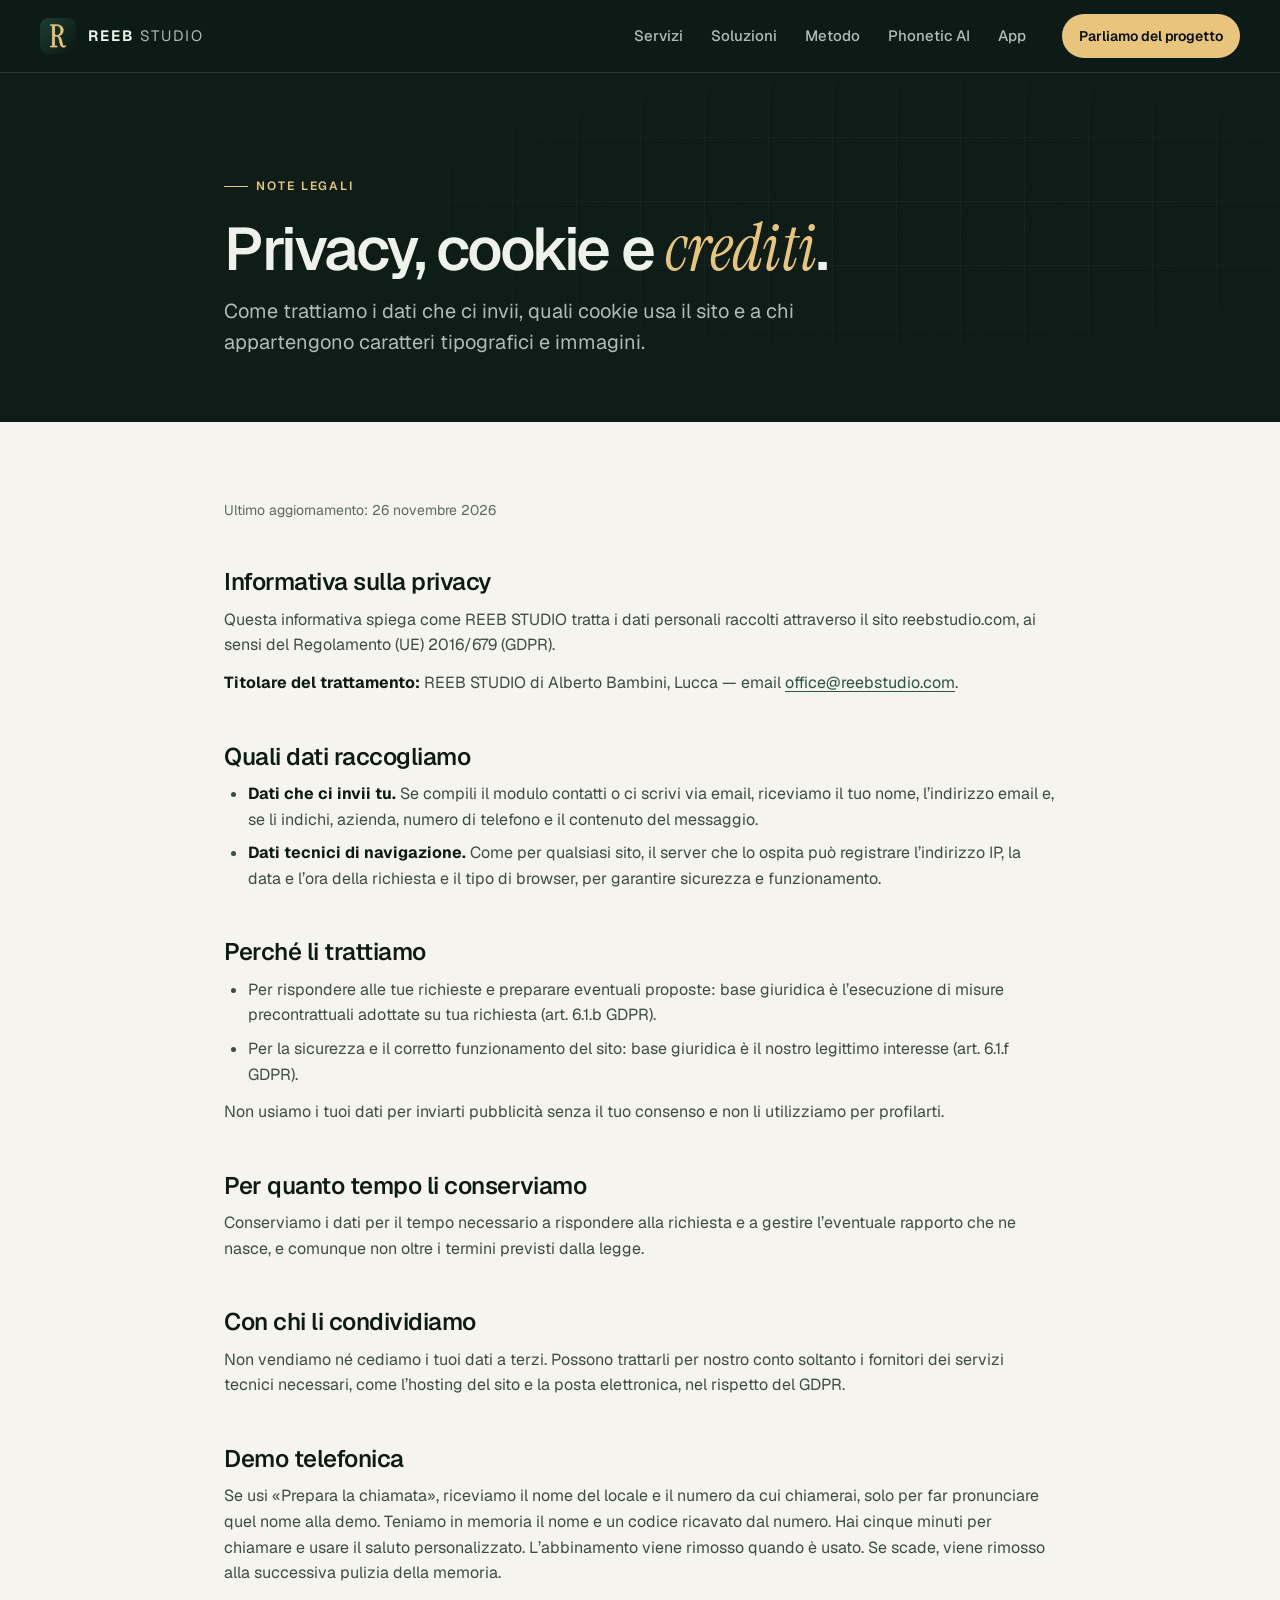
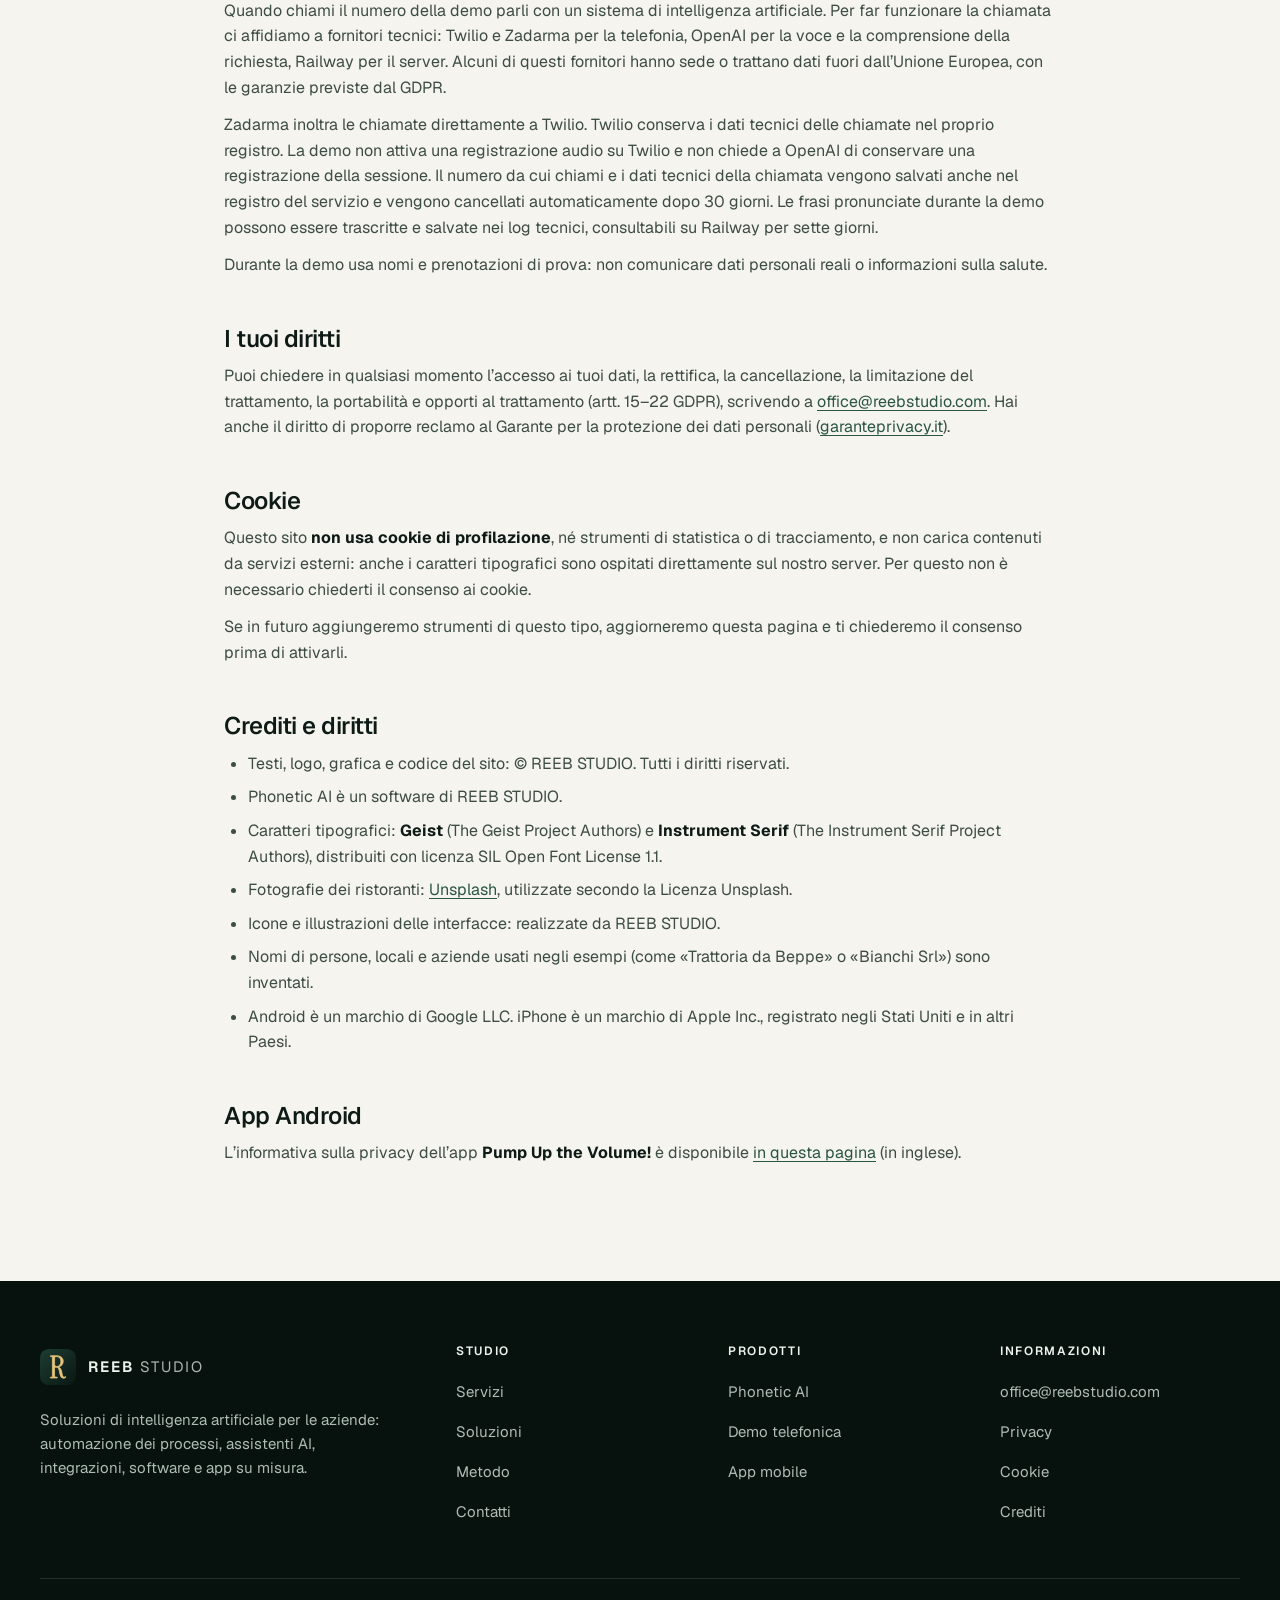
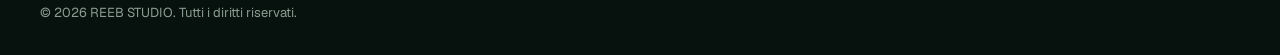
<file: note-legali/index.html>
<!doctype html>
<html lang="it">
<head>
  <meta charset="utf-8">
  <meta name="viewport" content="width=device-width, initial-scale=1">
  <title>Privacy, cookie e crediti | REEB STUDIO</title>
  <meta name="description" content="Informativa sulla privacy, uso dei cookie e crediti di font e immagini del sito di REEB STUDIO.">
  <link rel="canonical" href="https://reebstudio.com/note-legali/">
  <meta name="theme-color" content="#0c1b16">
  <link rel="icon" href="../favicon.svg" type="image/svg+xml">
  <link rel="icon" href="../assets/brand/favicon-32.png" sizes="32x32" type="image/png">
  <link rel="apple-touch-icon" href="../assets/brand/apple-touch-icon.png">
  <link rel="manifest" href="../site.webmanifest">
  <link rel="preload" href="../assets/fonts/geist-var.woff2" as="font" type="font/woff2" crossorigin>
  <link rel="stylesheet" href="../assets/css/site.css">
  <script>document.documentElement.classList.add('js')</script>
</head>
<body>
  <svg xmlns="http://www.w3.org/2000/svg" aria-hidden="true" focusable="false" style="position:absolute;width:0;height:0;overflow:hidden">
  <defs>
    <symbol id="i-arrow" viewBox="0 0 24 24" fill="none" stroke="currentColor" stroke-width="1.7" stroke-linecap="round" stroke-linejoin="round"><path d="M5 12h14M13 6l6 6-6 6"/></symbol>
    <symbol id="i-check" viewBox="0 0 24 24" fill="none" stroke="currentColor" stroke-width="1.7" stroke-linecap="round" stroke-linejoin="round"><path d="M5 12.5l4.5 4.5L19 7.5"/></symbol>
    <symbol id="i-check-circle" viewBox="0 0 24 24" fill="none" stroke="currentColor" stroke-width="1.6" stroke-linecap="round" stroke-linejoin="round"><circle cx="12" cy="12" r="9"/><path d="M8 12.3l2.8 2.8 5.4-5.5"/></symbol>
    <symbol id="i-mail" viewBox="0 0 24 24" fill="none" stroke="currentColor" stroke-width="1.6" stroke-linecap="round" stroke-linejoin="round"><rect x="3" y="5" width="18" height="14" rx="2.5"/><path d="M3.5 7.5l8.5 6 8.5-6"/></symbol>
    <symbol id="i-sparkle" viewBox="0 0 24 24" fill="none" stroke="currentColor" stroke-width="1.6" stroke-linecap="round" stroke-linejoin="round"><path d="M11 3.5c.6 4.4 2.3 6.1 6.5 6.7-4.2.6-5.9 2.3-6.5 6.7-.6-4.4-2.3-6.1-6.5-6.7 4.2-.6 5.9-2.3 6.5-6.7z"/><path d="M18.5 15.5c.2 1.6.9 2.3 2.5 2.5-1.6.2-2.3.9-2.5 2.5-.2-1.6-.9-2.3-2.5-2.5 1.6-.2 2.3-.9 2.5-2.5z"/></symbol>
    <symbol id="i-database" viewBox="0 0 24 24" fill="none" stroke="currentColor" stroke-width="1.6" stroke-linecap="round" stroke-linejoin="round"><ellipse cx="12" cy="6" rx="7" ry="3"/><path d="M5 6v6c0 1.7 3.1 3 7 3s7-1.3 7-3V6"/><path d="M5 12v6c0 1.7 3.1 3 7 3s7-1.3 7-3v-6"/></symbol>
    <symbol id="i-users" viewBox="0 0 24 24" fill="none" stroke="currentColor" stroke-width="1.6" stroke-linecap="round" stroke-linejoin="round"><circle cx="9" cy="8" r="3.5"/><path d="M2.5 20c.6-3.6 3.2-5.5 6.5-5.5s5.9 1.9 6.5 5.5"/><path d="M16 4.8a3.5 3.5 0 0 1 0 6.4M18 14.8c2 .8 3.2 2.5 3.5 5.2"/></symbol>
    <symbol id="i-phone" viewBox="0 0 24 24" fill="none" stroke="currentColor" stroke-width="1.6" stroke-linecap="round" stroke-linejoin="round"><path d="M7.2 3.5H5a1.5 1.5 0 0 0-1.5 1.6c.7 8.2 7.2 14.7 15.4 15.4a1.5 1.5 0 0 0 1.6-1.5v-2.2a1.5 1.5 0 0 0-1.1-1.4l-3-.9a1.5 1.5 0 0 0-1.5.4l-1.1 1.1a12 12 0 0 1-5.8-5.8L9 9.1a1.5 1.5 0 0 0 .4-1.5l-.9-3a1.5 1.5 0 0 0-1.3-1.1z"/></symbol>
    <symbol id="i-workflow" viewBox="0 0 24 24" fill="none" stroke="currentColor" stroke-width="1.6" stroke-linecap="round" stroke-linejoin="round"><rect x="3" y="3" width="7" height="7" rx="2"/><rect x="14" y="14" width="7" height="7" rx="2"/><path d="M10 6.5h4.5a3 3 0 0 1 3 3V14"/><path d="M6.5 10v4.5a3 3 0 0 0 3 3H14"/></symbol>
    <symbol id="i-assistant" viewBox="0 0 24 24" fill="none" stroke="currentColor" stroke-width="1.6" stroke-linecap="round" stroke-linejoin="round"><path d="M20.5 12a8.5 8.5 0 0 1-12.3 7.6L3.5 20.5l1.1-4.3A8.5 8.5 0 1 1 20.5 12z"/><path d="M12 8c.3 2 1.1 2.8 3 3-1.9.3-2.7 1.1-3 3-.3-1.9-1.1-2.7-3-3 1.9-.2 2.7-1 3-3z"/></symbol>
    <symbol id="i-plug" viewBox="0 0 24 24" fill="none" stroke="currentColor" stroke-width="1.6" stroke-linecap="round" stroke-linejoin="round"><path d="M9 3v5M15 3v5"/><path d="M6 8h12v3a6 6 0 0 1-12 0z"/><path d="M12 17v4"/></symbol>
    <symbol id="i-code" viewBox="0 0 24 24" fill="none" stroke="currentColor" stroke-width="1.6" stroke-linecap="round" stroke-linejoin="round"><path d="M8 7.5L3.5 12 8 16.5M16 7.5l4.5 4.5-4.5 4.5M13.5 5l-3 14"/></symbol>
    <symbol id="i-smartphone" viewBox="0 0 24 24" fill="none" stroke="currentColor" stroke-width="1.6" stroke-linecap="round" stroke-linejoin="round"><rect x="6" y="2.5" width="12" height="19" rx="3"/><path d="M10.5 18.5h3"/></symbol>
    <symbol id="i-analysis" viewBox="0 0 24 24" fill="none" stroke="currentColor" stroke-width="1.6" stroke-linecap="round" stroke-linejoin="round"><circle cx="11" cy="11" r="7.5"/><path d="M20.5 20.5l-4-4"/><path d="M8 13.5v-2M11 13.5V8.5M14 13.5v-3.5"/></symbol>
    <symbol id="i-shield" viewBox="0 0 24 24" fill="none" stroke="currentColor" stroke-width="1.6" stroke-linecap="round" stroke-linejoin="round"><path d="M12 3l7.5 3v5.5c0 4.6-3.2 8.3-7.5 9.5-4.3-1.2-7.5-4.9-7.5-9.5V6z"/><path d="M9 12l2.2 2.2L15.5 10"/></symbol>
    <symbol id="i-target" viewBox="0 0 24 24" fill="none" stroke="currentColor" stroke-width="1.6" stroke-linecap="round" stroke-linejoin="round"><circle cx="12" cy="12" r="8.5"/><circle cx="12" cy="12" r="4.5"/><circle cx="12" cy="12" r="1" fill="currentColor"/></symbol>
    <symbol id="i-sliders" viewBox="0 0 24 24" fill="none" stroke="currentColor" stroke-width="1.6" stroke-linecap="round" stroke-linejoin="round"><path d="M4 7h9M17 7h3M4 17h3M11 17h9"/><circle cx="15" cy="7" r="2"/><circle cx="9" cy="17" r="2"/></symbol>
    <symbol id="i-user" viewBox="0 0 24 24" fill="none" stroke="currentColor" stroke-width="1.6" stroke-linecap="round" stroke-linejoin="round"><circle cx="12" cy="8" r="4"/><path d="M4.5 20.5c.8-4 3.7-6.5 7.5-6.5s6.7 2.5 7.5 6.5"/></symbol>
    <symbol id="i-globe" viewBox="0 0 24 24" fill="none" stroke="currentColor" stroke-width="1.6" stroke-linecap="round" stroke-linejoin="round"><circle cx="12" cy="12" r="9"/><path d="M3 12h18M12 3c2.5 2.6 3.8 5.6 3.8 9s-1.3 6.4-3.8 9c-2.5-2.6-3.8-5.6-3.8-9S9.5 5.6 12 3z"/></symbol>
    <symbol id="i-clock" viewBox="0 0 24 24" fill="none" stroke="currentColor" stroke-width="1.6" stroke-linecap="round" stroke-linejoin="round"><circle cx="12" cy="12" r="9"/><path d="M12 7v5l3.5 2"/></symbol>
    <symbol id="i-calendar" viewBox="0 0 24 24" fill="none" stroke="currentColor" stroke-width="1.6" stroke-linecap="round" stroke-linejoin="round"><rect x="3.5" y="5" width="17" height="15.5" rx="2.5"/><path d="M3.5 10h17M8 3v4M16 3v4"/></symbol>
    <symbol id="i-layout" viewBox="0 0 24 24" fill="none" stroke="currentColor" stroke-width="1.6" stroke-linecap="round" stroke-linejoin="round"><rect x="3" y="3" width="18" height="18" rx="2.5"/><path d="M3 9.5h18M9.5 9.5V21"/></symbol>
    <symbol id="i-swap" viewBox="0 0 24 24" fill="none" stroke="currentColor" stroke-width="1.6" stroke-linecap="round" stroke-linejoin="round"><path d="M4 8h14l-3.5-3.5M20 16H6l3.5 3.5"/></symbol>
    <symbol id="i-info" viewBox="0 0 24 24" fill="none" stroke="currentColor" stroke-width="1.6" stroke-linecap="round" stroke-linejoin="round"><circle cx="12" cy="12" r="9"/><path d="M12 11v5.5M12 7.6v.4"/></symbol>
    <symbol id="i-bell" viewBox="0 0 24 24" fill="none" stroke="currentColor" stroke-width="1.6" stroke-linecap="round" stroke-linejoin="round"><path d="M6 16v-5a6 6 0 0 1 12 0v5l1.5 2h-15z"/><path d="M10 20.5a2 2 0 0 0 4 0"/></symbol>
    <symbol id="i-wave" viewBox="0 0 24 24" fill="none" stroke="currentColor" stroke-width="2" stroke-linecap="round"><path d="M4 10v4M8 7v10M12 4v16M16 8v8M20 10.5v3"/></symbol>
    <symbol id="i-chart" viewBox="0 0 24 24" fill="none" stroke="currentColor" stroke-width="1.6" stroke-linecap="round" stroke-linejoin="round"><path d="M4 4v16h16"/><path d="M8 15.5l3.5-4 3 2.5L20 8"/></symbol>
    <symbol id="i-file" viewBox="0 0 24 24" fill="none" stroke="currentColor" stroke-width="1.6" stroke-linecap="round" stroke-linejoin="round"><path d="M14 3H7a2 2 0 0 0-2 2v14a2 2 0 0 0 2 2h10a2 2 0 0 0 2-2V8z"/><path d="M14 3v5h5M9 13h6M9 17h4"/></symbol>
    <symbol id="i-inbox" viewBox="0 0 24 24" fill="none" stroke="currentColor" stroke-width="1.6" stroke-linecap="round" stroke-linejoin="round"><path d="M3 13l2.5-7.5A2 2 0 0 1 7.4 4h9.2a2 2 0 0 1 1.9 1.5L21 13v5a2 2 0 0 1-2 2H5a2 2 0 0 1-2-2z"/><path d="M3 13h5l1.5 2.5h5L16 13h5"/></symbol>
    <symbol id="i-send" viewBox="0 0 24 24" fill="none" stroke="currentColor" stroke-width="1.8" stroke-linecap="round" stroke-linejoin="round"><path d="M4.5 12l15-7.5-5.5 15-2.5-5.5z"/><path d="M11.5 14l8-9.5"/></symbol>
    <symbol id="i-lock" viewBox="0 0 24 24" fill="none" stroke="currentColor" stroke-width="1.6" stroke-linecap="round" stroke-linejoin="round"><rect x="5" y="10.5" width="14" height="10" rx="2.5"/><path d="M8 10.5V8a4 4 0 0 1 8 0v2.5"/></symbol>
    <symbol id="i-moon" viewBox="0 0 24 24" fill="none" stroke="currentColor" stroke-width="1.6" stroke-linecap="round" stroke-linejoin="round"><path d="M20 14.5A8.5 8.5 0 1 1 9.5 4a7 7 0 0 0 10.5 10.5z"/></symbol>
    <symbol id="i-utensils" viewBox="0 0 24 24" fill="none" stroke="currentColor" stroke-width="1.6" stroke-linecap="round" stroke-linejoin="round"><path d="M7 3v18M4.5 3v5a2.5 2.5 0 0 0 5 0V3"/><path d="M17 21V3c-2.2 1.2-3.5 3.6-3.5 7v3.5H17"/></symbol>
    <symbol id="i-forward" viewBox="0 0 24 24" fill="none" stroke="currentColor" stroke-width="1.6" stroke-linecap="round" stroke-linejoin="round"><path d="M14 4h6v6M20 4l-7 7"/><path d="M9.2 4.5H5.5A1.5 1.5 0 0 0 4 6.1c.7 7.6 6.3 13.2 13.9 13.9a1.5 1.5 0 0 0 1.6-1.5v-2.2a1.5 1.5 0 0 0-1.1-1.4l-2.6-.8a1.5 1.5 0 0 0-1.5.4l-.9.9a11 11 0 0 1-4.9-4.9l.9-.9a1.5 1.5 0 0 0 .4-1.5z"/></symbol>
    <symbol id="i-mic" viewBox="0 0 24 24" fill="none" stroke="currentColor" stroke-width="1.8" stroke-linecap="round" stroke-linejoin="round"><rect x="9" y="3" width="6" height="11" rx="3"/><path d="M5.5 11a6.5 6.5 0 0 0 13 0M12 17.5V21"/></symbol>
    <symbol id="i-alert" viewBox="0 0 24 24" fill="none" stroke="currentColor" stroke-width="1.6" stroke-linecap="round" stroke-linejoin="round"><path d="M10.3 4.3L2.8 17.5A2 2 0 0 0 4.5 20.5h15a2 2 0 0 0 1.7-3L13.7 4.3a2 2 0 0 0-3.4 0z"/><path d="M12 9.5v4.5M12 17.2v.3"/></symbol>
    <symbol id="i-web" viewBox="0 0 24 24" fill="none" stroke="currentColor" stroke-width="1.6" stroke-linecap="round" stroke-linejoin="round"><rect x="3" y="4" width="18" height="16" rx="2.5"/><path d="M3 8.5h18M6.5 6.3v0M9 6.3v0"/></symbol>
  </defs>
</svg>

  <a class="skip-link" href="#contenuto">Vai al contenuto</a>

  <header class="site-header" id="top">
    <div class="container header-bar">
      <a class="brand" href="../" aria-label="REEB STUDIO, torna alla home">
        <img class="brand-mark" src="../assets/brand/mark.svg" width="36" height="36" alt="">
        <span class="brand-name">REEB <span>STUDIO</span></span>
      </a>
      <nav class="nav" aria-label="Menu principale">
        <button class="nav-toggle" type="button" aria-expanded="false" aria-controls="nav-panel">
          <span></span><span class="sr-only">Apri il menu</span>
        </button>
        <div class="nav-panel" id="nav-panel">
          <ul class="nav-links" role="list">
            <li><a href="../#servizi">Servizi</a></li>
            <li><a href="../#soluzioni">Soluzioni</a></li>
            <li><a href="../#metodo">Metodo</a></li>
            <li><a href="../phonetic-ai/">Phonetic AI</a></li>
            <li><a href="../#app">App</a></li>
          </ul>
          <a class="btn btn-gold btn-sm nav-cta" href="../#contatti">Parliamo del progetto</a>
        </div>
      </nav>
    </div>
  </header>

  <main id="contenuto">
    <section class="page-hero dark grain" aria-labelledby="page-title">
      <div class="grid-lines" aria-hidden="true"></div>
      <div class="container-narrow">
        <p class="eyebrow">Note legali</p>
        <h1 id="page-title">Privacy, cookie e <span class="accent">crediti</span>.</h1>
        <p class="lead">Come trattiamo i dati che ci invii, quali cookie usa il sito e a chi appartengono caratteri tipografici e immagini.</p>
      </div>
    </section>

    <article class="prose">
      <div class="container-narrow">
        <p class="updated">Ultimo aggiornamento: 26 novembre 2026</p>

        <h2 id="privacy">Informativa sulla privacy</h2>
        <p>Questa informativa spiega come REEB STUDIO tratta i dati personali raccolti attraverso il sito reebstudio.com, ai sensi del Regolamento (UE) 2016/679 (GDPR).</p>
        <p><strong>Titolare del trattamento:</strong> REEB STUDIO di Alberto Bambini, Lucca — email <a href="mailto:office@reebstudio.com">office@reebstudio.com</a>.</p>

        <h2>Quali dati raccogliamo</h2>
        <ul>
          <li><strong>Dati che ci invii tu.</strong> Se compili il modulo contatti o ci scrivi via email, riceviamo il tuo nome, l’indirizzo email e, se li indichi, azienda, numero di telefono e il contenuto del messaggio.</li>
          <li><strong>Dati tecnici di navigazione.</strong> Come per qualsiasi sito, il server che lo ospita può registrare l’indirizzo IP, la data e l’ora della richiesta e il tipo di browser, per garantire sicurezza e funzionamento.</li>
        </ul>

        <h2>Perché li trattiamo</h2>
        <ul>
          <li>Per rispondere alle tue richieste e preparare eventuali proposte: base giuridica è l’esecuzione di misure precontrattuali adottate su tua richiesta (art. 6.1.b GDPR).</li>
          <li>Per la sicurezza e il corretto funzionamento del sito: base giuridica è il nostro legittimo interesse (art. 6.1.f GDPR).</li>
        </ul>
        <p>Non usiamo i tuoi dati per inviarti pubblicità senza il tuo consenso e non li utilizziamo per profilarti.</p>

        <h2>Per quanto tempo li conserviamo</h2>
        <p>Conserviamo i dati per il tempo necessario a rispondere alla richiesta e a gestire l’eventuale rapporto che ne nasce, e comunque non oltre i termini previsti dalla legge.</p>

        <h2>Con chi li condividiamo</h2>
        <p>Non vendiamo né cediamo i tuoi dati a terzi. Possono trattarli per nostro conto soltanto i fornitori dei servizi tecnici necessari, come l’hosting del sito e la posta elettronica, nel rispetto del GDPR.</p>

        <h2>Demo telefonica</h2>
        <p>Se usi «Prepara la chiamata», riceviamo il nome del locale e il numero da cui chiamerai, solo per far pronunciare quel nome alla demo. Teniamo in memoria il nome e un codice ricavato dal numero. Hai cinque minuti per chiamare e usare il saluto personalizzato. L’abbinamento viene rimosso quando è usato. Se scade, viene rimosso alla successiva pulizia della memoria.</p>
        <p>Quando chiami il numero della demo parli con un sistema di intelligenza artificiale. Per far funzionare la chiamata ci affidiamo a fornitori tecnici: Twilio e Zadarma per la telefonia, OpenAI per la voce e la comprensione della richiesta, Railway per il server. Alcuni di questi fornitori hanno sede o trattano dati fuori dall’Unione Europea, con le garanzie previste dal GDPR.</p>
        <p>Zadarma inoltra le chiamate direttamente a Twilio. Twilio conserva i dati tecnici delle chiamate nel proprio registro. La demo non attiva una registrazione audio su Twilio e non chiede a OpenAI di conservare una registrazione della sessione. Il numero da cui chiami e i dati tecnici della chiamata vengono salvati anche nel registro del servizio e vengono cancellati automaticamente dopo 30 giorni. Le frasi pronunciate durante la demo possono essere trascritte e salvate nei log tecnici, consultabili su Railway per sette giorni.</p>
        <p>Durante la demo usa nomi e prenotazioni di prova: non comunicare dati personali reali o informazioni sulla salute.</p>

        <h2>I tuoi diritti</h2>
        <p>Puoi chiedere in qualsiasi momento l’accesso ai tuoi dati, la rettifica, la cancellazione, la limitazione del trattamento, la portabilità e opporti al trattamento (artt. 15–22 GDPR), scrivendo a <a href="mailto:office@reebstudio.com">office@reebstudio.com</a>. Hai anche il diritto di proporre reclamo al Garante per la protezione dei dati personali (<a href="https://www.garanteprivacy.it" rel="noopener">garanteprivacy.it</a>).</p>

        <h2 id="cookie">Cookie</h2>
        <p>Questo sito <strong>non usa cookie di profilazione</strong>, né strumenti di statistica o di tracciamento, e non carica contenuti da servizi esterni: anche i caratteri tipografici sono ospitati direttamente sul nostro server. Per questo non è necessario chiederti il consenso ai cookie.</p>
        <p>Se in futuro aggiungeremo strumenti di questo tipo, aggiorneremo questa pagina e ti chiederemo il consenso prima di attivarli.</p>

        <h2 id="crediti">Crediti e diritti</h2>
        <ul>
          <li>Testi, logo, grafica e codice del sito: © REEB STUDIO. Tutti i diritti riservati.</li>
          <li>Phonetic AI è un software di REEB STUDIO.</li>
          <li>Caratteri tipografici: <strong>Geist</strong> (The Geist Project Authors) e <strong>Instrument Serif</strong> (The Instrument Serif Project Authors), distribuiti con licenza SIL Open Font License 1.1.</li>
          <li>Fotografie dei ristoranti: <a href="https://unsplash.com" rel="noopener">Unsplash</a>, utilizzate secondo la Licenza Unsplash.</li>
          <li>Icone e illustrazioni delle interfacce: realizzate da REEB STUDIO.</li>
          <li>Nomi di persone, locali e aziende usati negli esempi (come «Trattoria da Beppe» o «Bianchi Srl») sono inventati.</li>
          <li>Android è un marchio di Google LLC. iPhone è un marchio di Apple Inc., registrato negli Stati Uniti e in altri Paesi.</li>
        </ul>

        <h2 id="app">App Android</h2>
        <p>L’informativa sulla privacy dell’app <strong>Pump Up the Volume!</strong> è disponibile <a href="../privacy.html" hreflang="en">in questa pagina</a> (in inglese).</p>
      </div>
    </article>
  </main>

  <footer class="site-footer">
    <div class="container">
      <div class="footer-grid">
        <div class="footer-brand">
          <a class="brand" href="../" aria-label="REEB STUDIO, torna alla home">
            <img class="brand-mark" src="../assets/brand/mark.svg" width="36" height="36" alt="">
            <span class="brand-name">REEB <span>STUDIO</span></span>
          </a>
          <p>Soluzioni di intelligenza artificiale per le aziende: automazione dei processi, assistenti AI, integrazioni, software e app su misura.</p>
        </div>
        <div class="footer-col">
          <h2>Studio</h2>
          <ul role="list">
            <li><a href="../#servizi">Servizi</a></li>
            <li><a href="../#soluzioni">Soluzioni</a></li>
            <li><a href="../#metodo">Metodo</a></li>
            <li><a href="../#contatti">Contatti</a></li>
          </ul>
        </div>
        <div class="footer-col">
          <h2>Prodotti</h2>
          <ul role="list">
            <li><a href="../phonetic-ai/">Phonetic AI</a></li>
            <li><a href="tel:+3905831706764">Demo telefonica</a></li>
            <li><a href="../#app">App mobile</a></li>
          </ul>
        </div>
        <div class="footer-col">
          <h2>Informazioni</h2>
          <ul role="list">
            <li><a href="mailto:office@reebstudio.com">office@reebstudio.com</a></li>
            <li><a href="../note-legali/#privacy">Privacy</a></li>
            <li><a href="../note-legali/#cookie">Cookie</a></li>
            <li><a href="../note-legali/#crediti">Crediti</a></li>
          </ul>
        </div>
      </div>
      <div class="footer-bottom">
        <span>&copy; <span data-year>2026</span> REEB STUDIO. Tutti i diritti riservati.</span>
        
      </div>
    </div>
  </footer>

  <script src="../assets/js/site.js" defer></script>
</body>
</html>
</file>
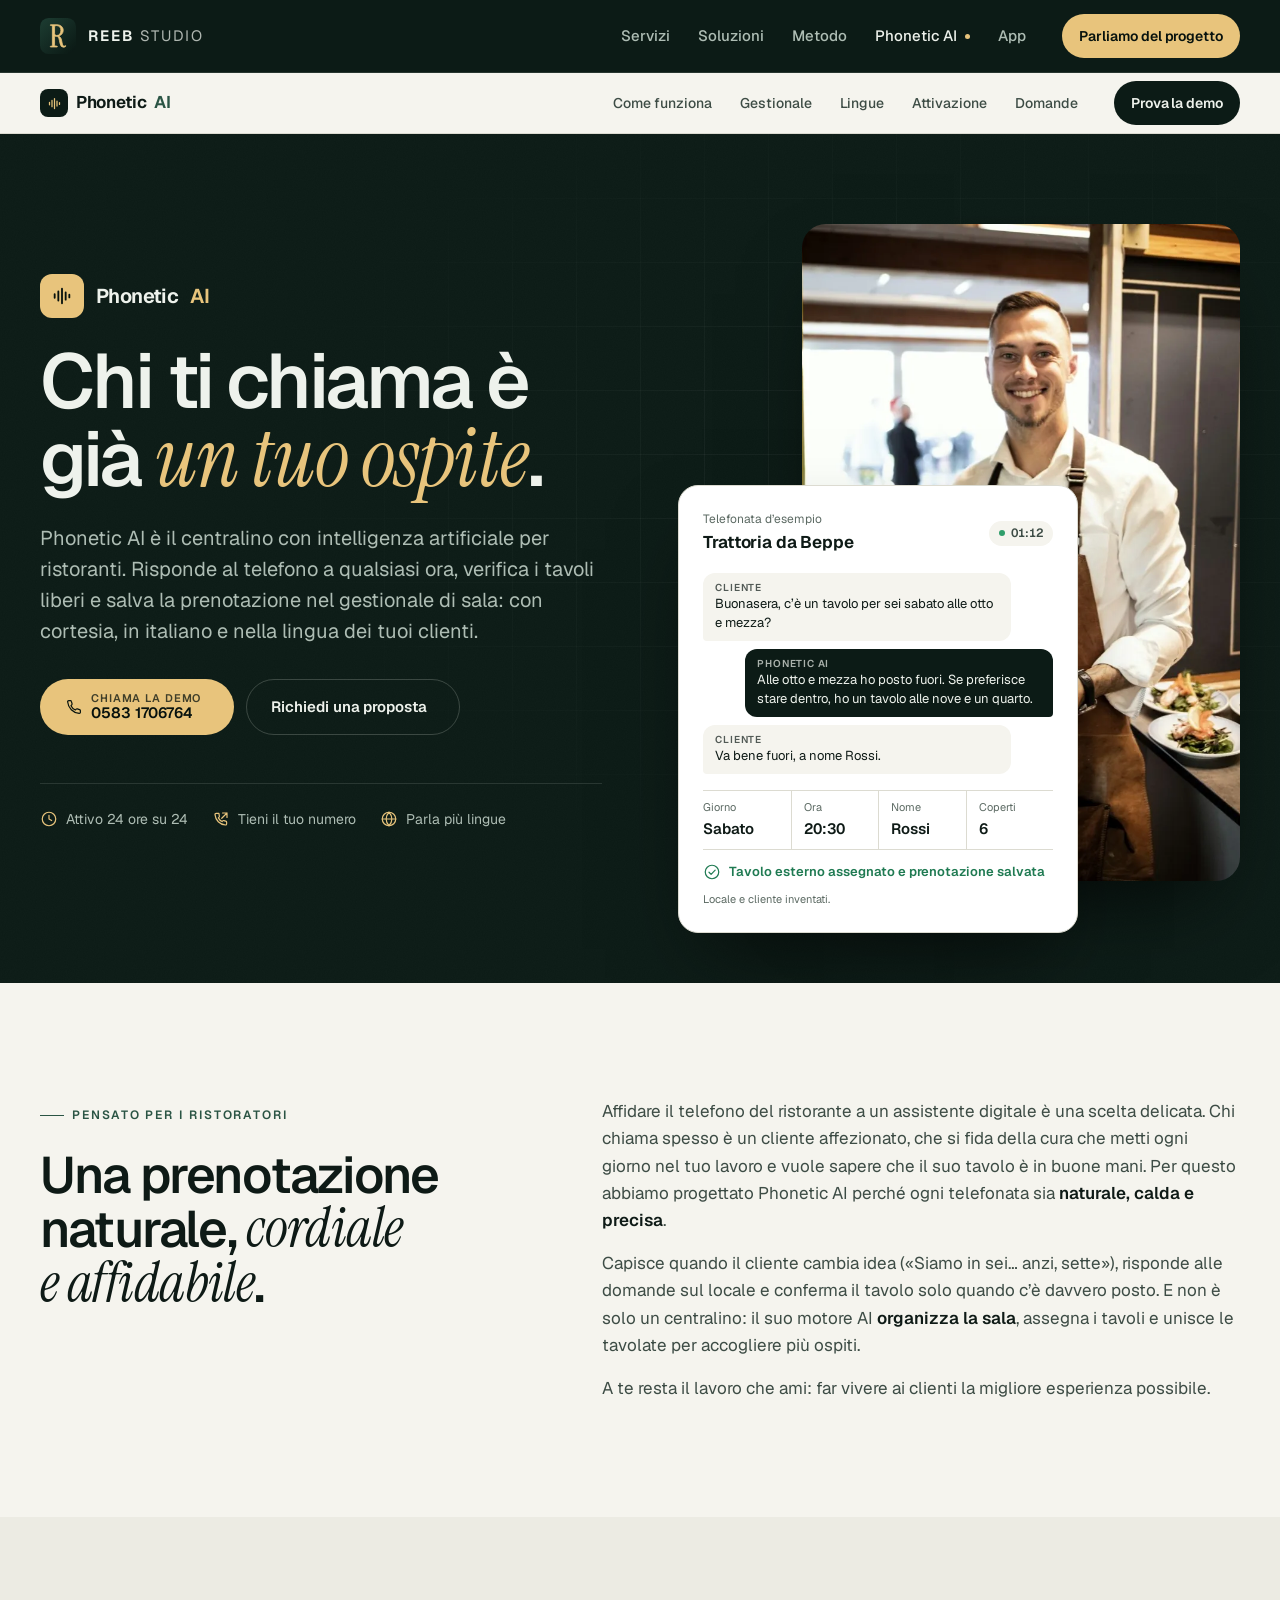
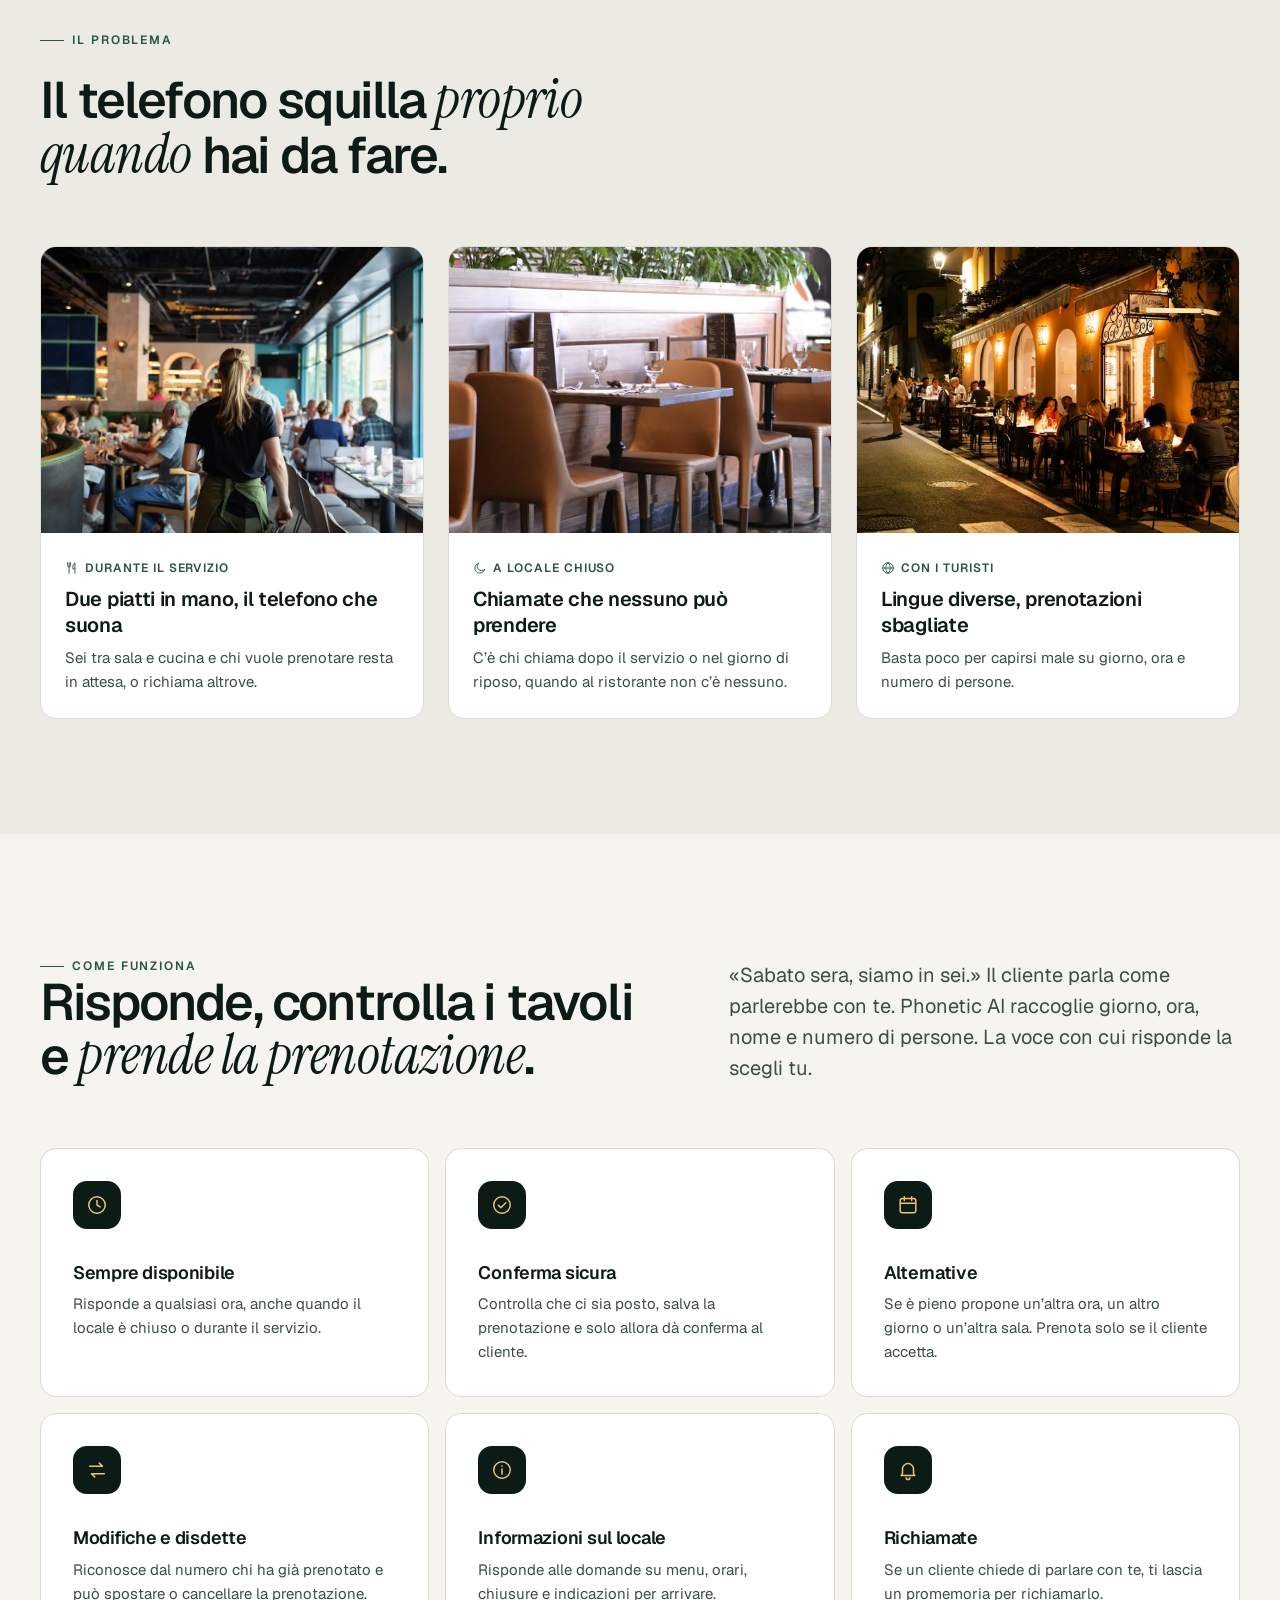
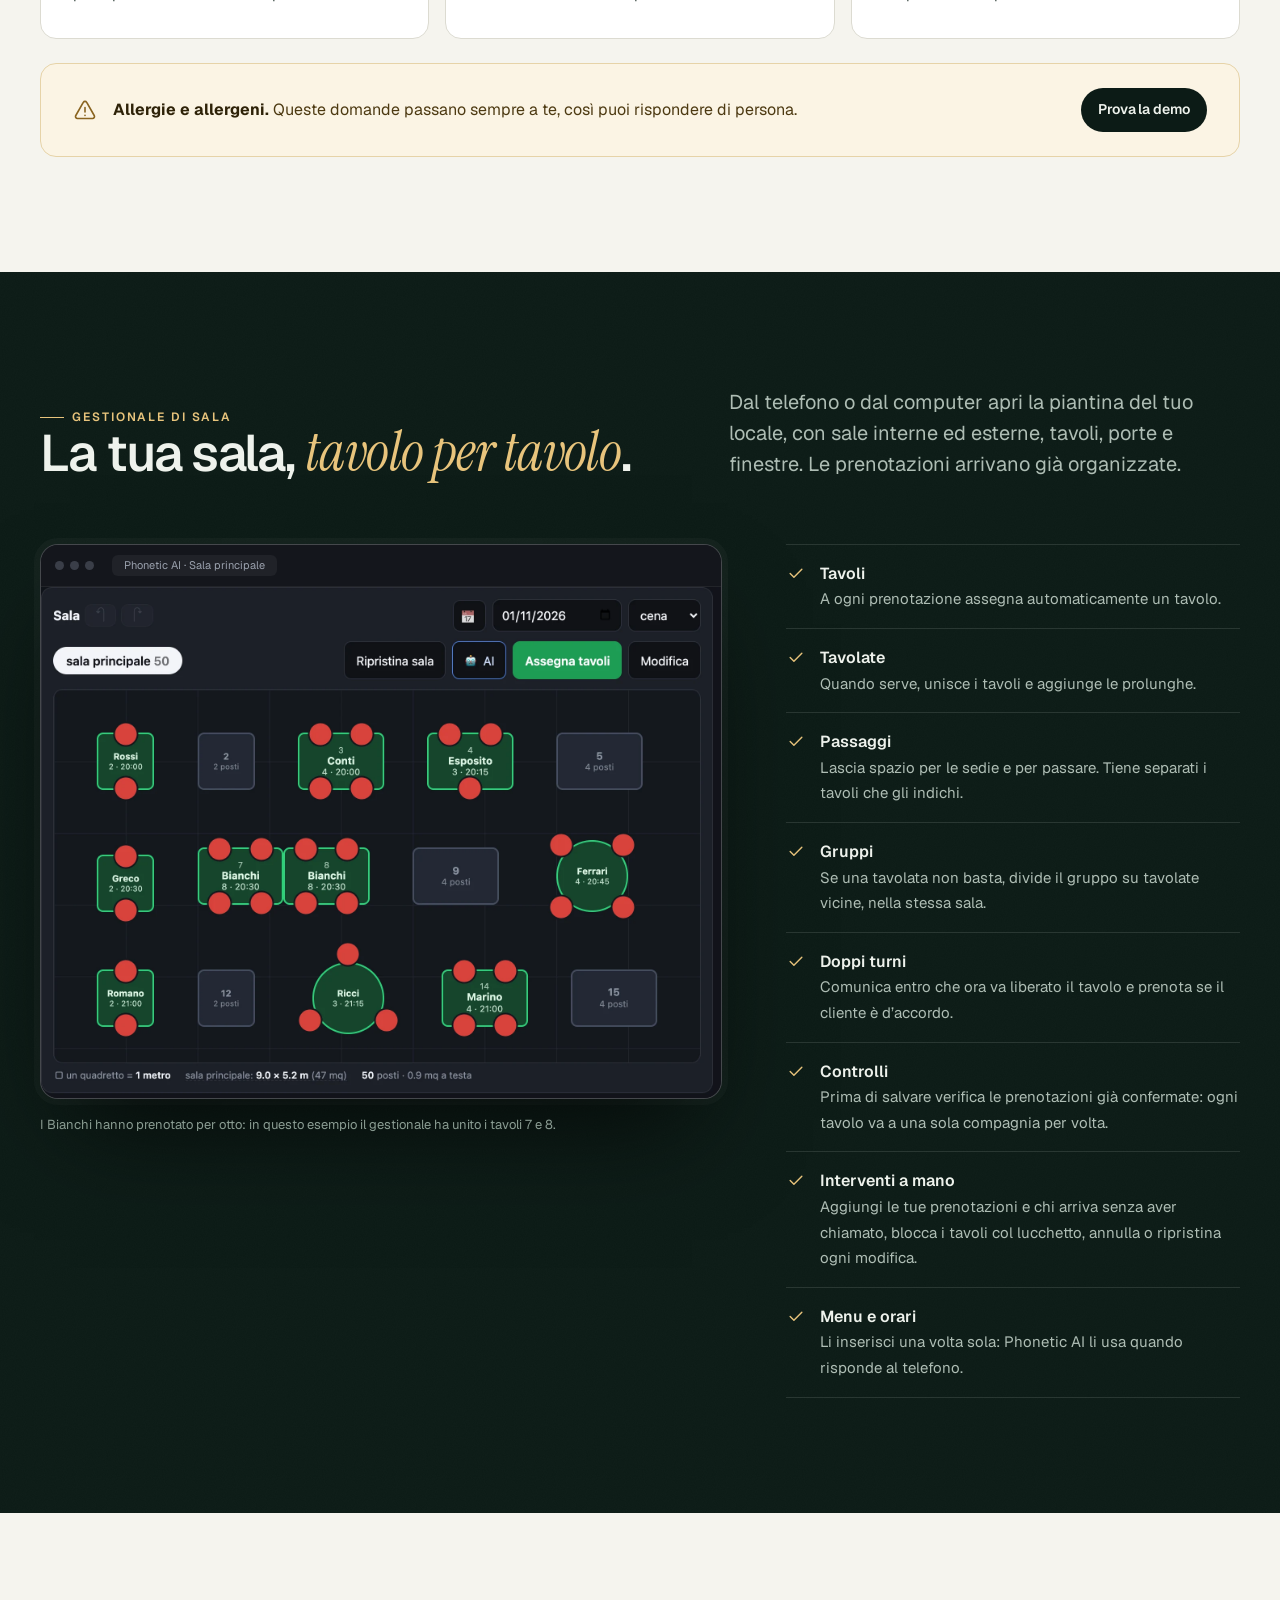
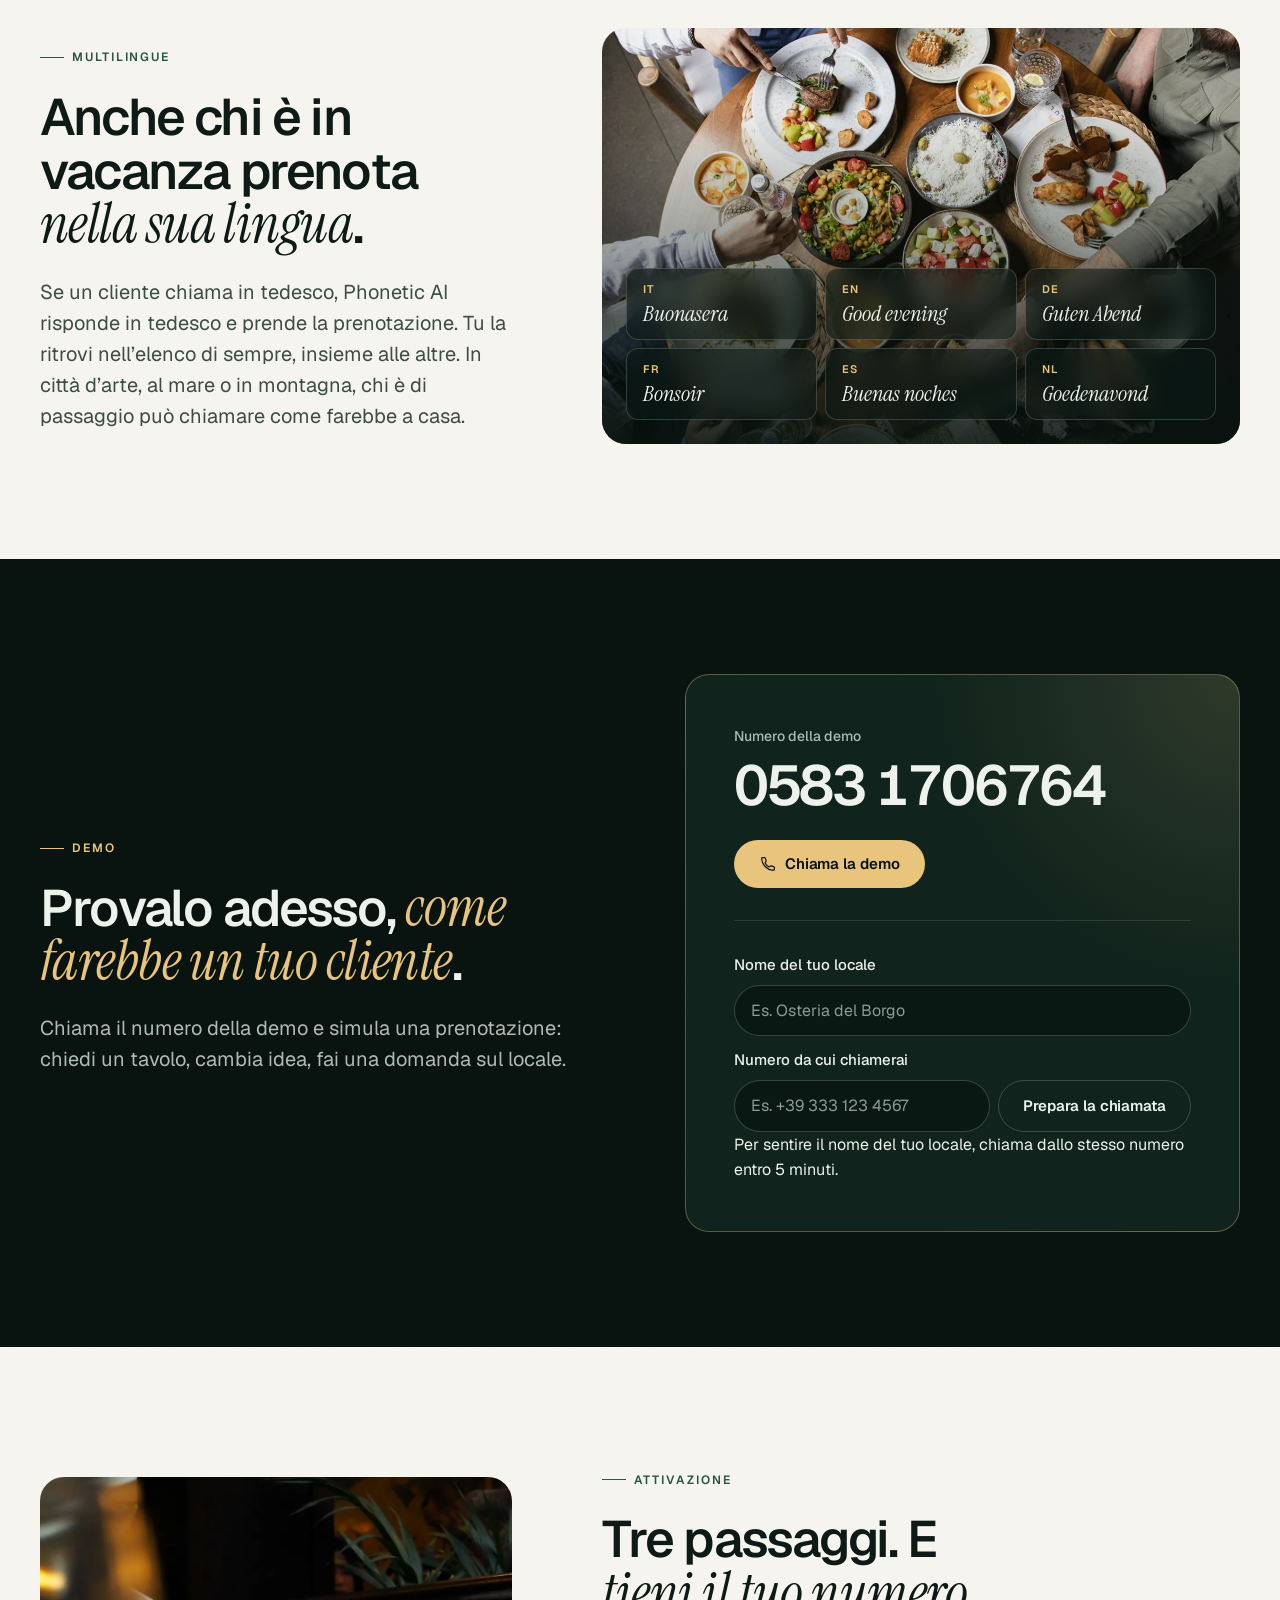
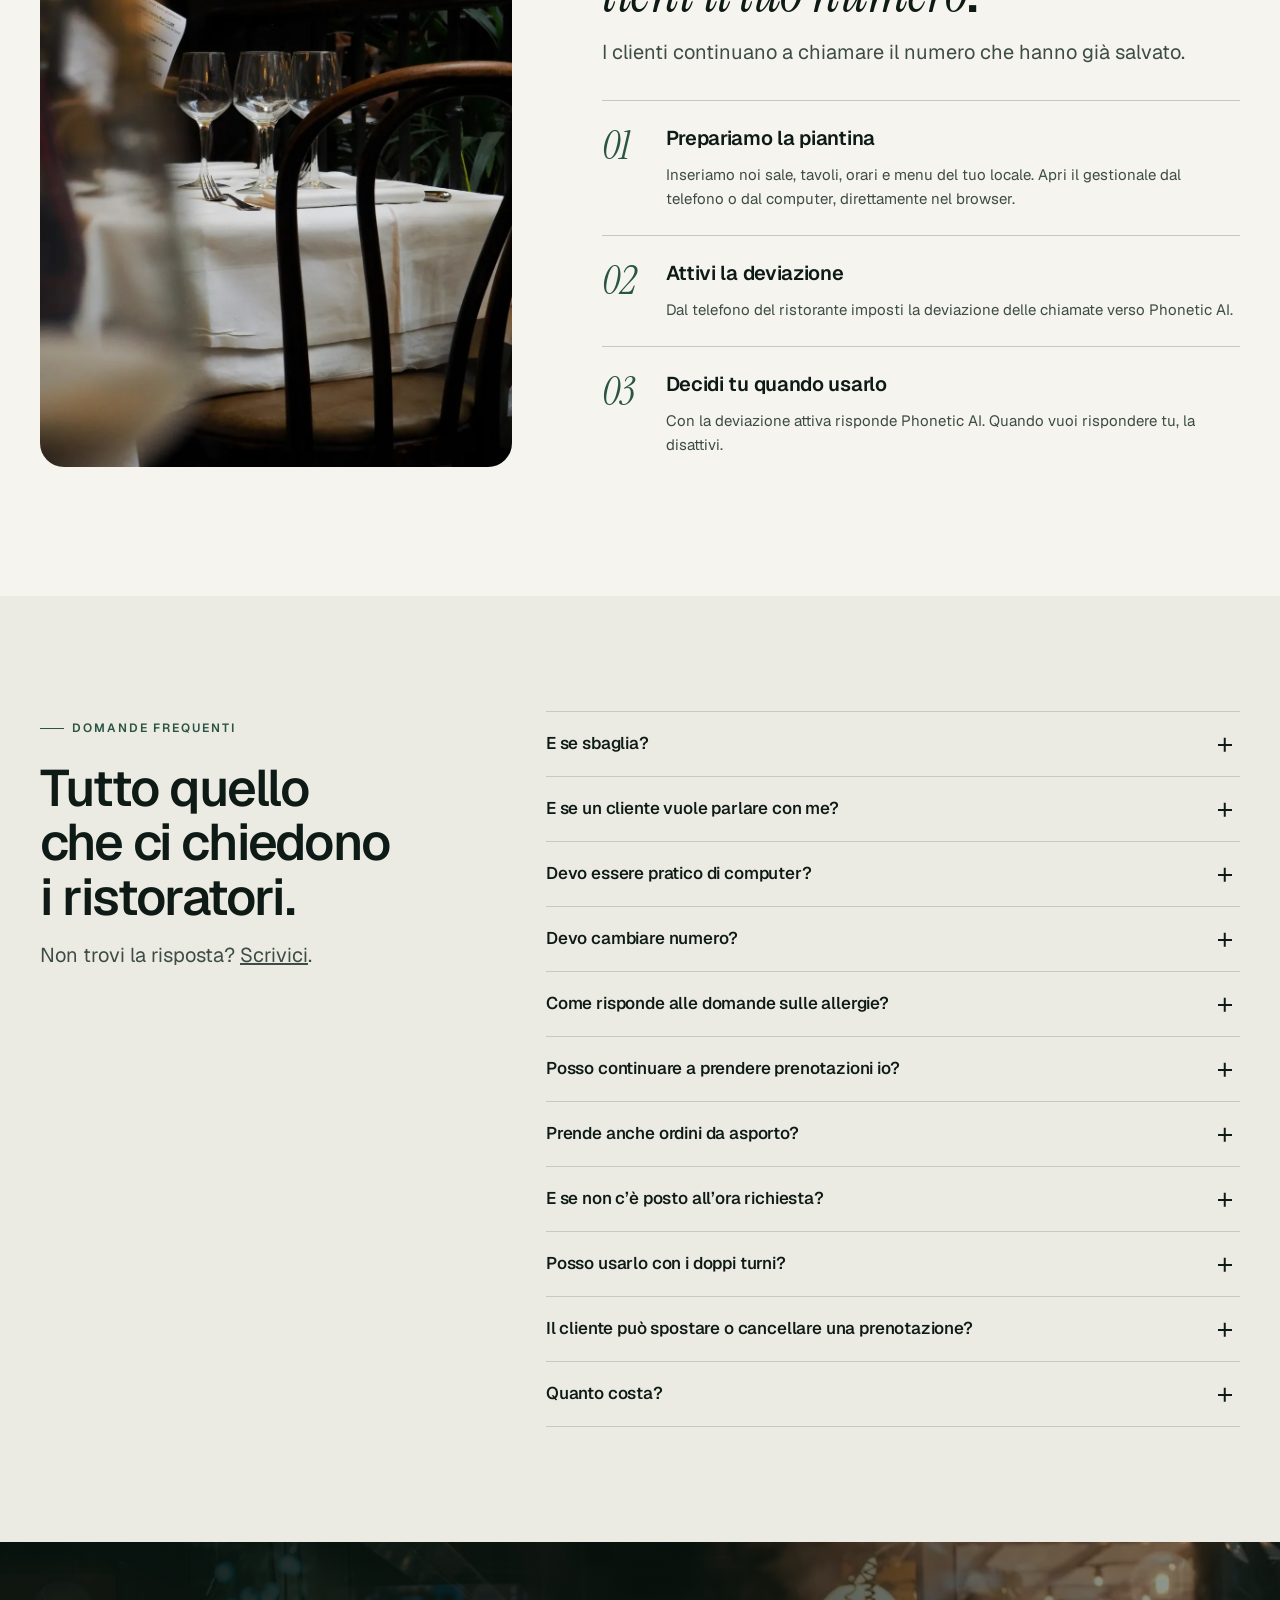
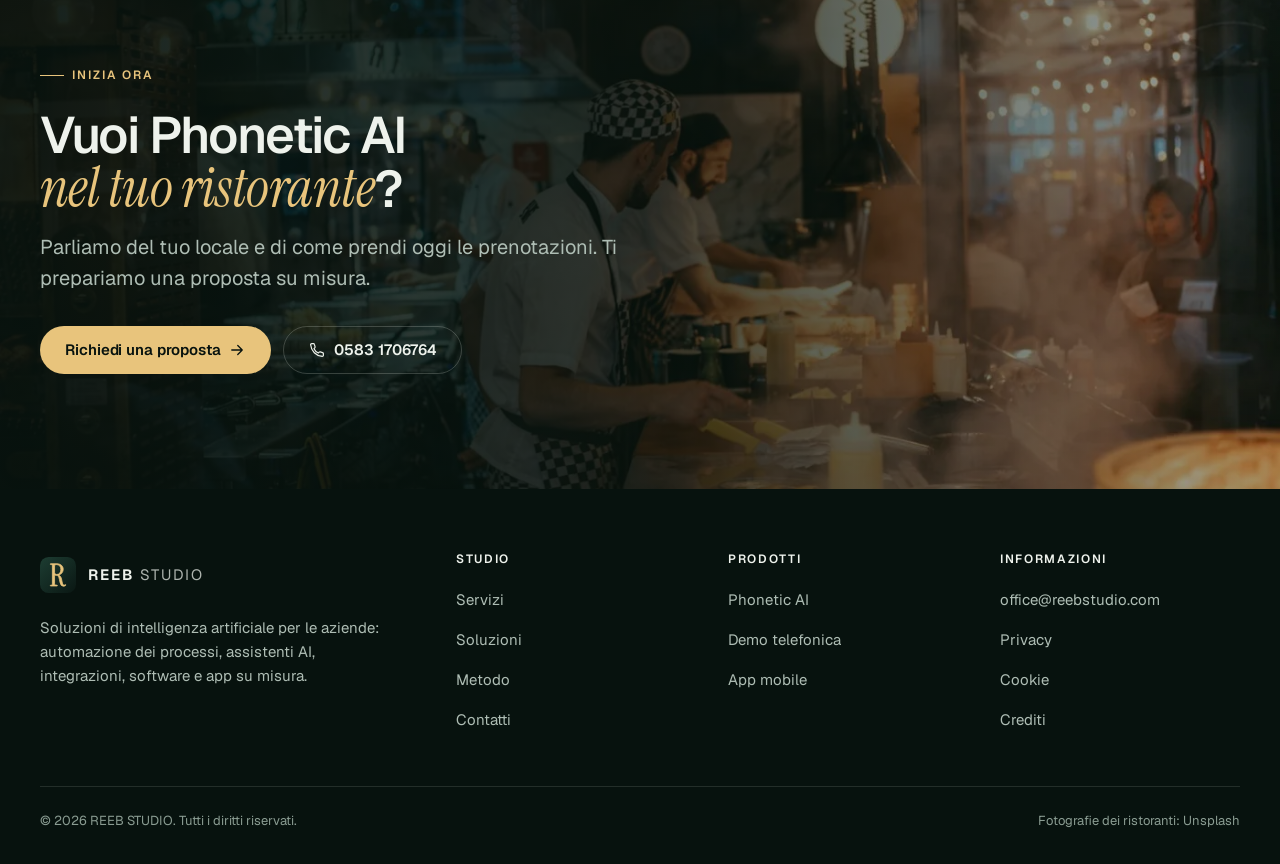
<file: phonetic-ai/index.html>
<!doctype html>
<html lang="it">
<head>
  <meta charset="utf-8">
  <meta name="viewport" content="width=device-width, initial-scale=1">
  <title>Phonetic AI — Il centralino AI per ristoranti | REEB STUDIO</title>
  <meta name="description" content="Phonetic AI risponde al telefono del tuo ristorante a qualsiasi ora, verifica i tavoli liberi e salva le prenotazioni nel gestionale di sala. Parla più lingue. Chiama la demo.">
  <meta name="theme-color" content="#0c1b16">
  <link rel="canonical" href="https://reebstudio.com/phonetic-ai/">
  <meta property="og:type" content="website">
  <meta property="og:locale" content="it_IT">
  <meta property="og:site_name" content="REEB STUDIO">
  <meta property="og:title" content="Phonetic AI — Il centralino AI per ristoranti">
  <meta property="og:description" content="Risponde al telefono del tuo ristorante, controlla i tavoli liberi e salva le prenotazioni nel gestionale di sala. Anche nella lingua dei tuoi clienti.">
  <meta property="og:url" content="https://reebstudio.com/phonetic-ai/">
  <meta property="og:image" content="https://reebstudio.com/assets/img/og-phonetic-ai.jpg">
  <meta property="og:image:width" content="1200">
  <meta property="og:image:height" content="630">
  <meta name="twitter:card" content="summary_large_image">
  <link rel="icon" href="../favicon.svg" type="image/svg+xml">
  <link rel="icon" href="../assets/brand/favicon-32.png" sizes="32x32" type="image/png">
  <link rel="apple-touch-icon" href="../assets/brand/apple-touch-icon.png">
  <link rel="manifest" href="../site.webmanifest">
  <link rel="preload" href="../assets/fonts/geist-var.woff2" as="font" type="font/woff2" crossorigin>
  <link rel="preload" href="../assets/fonts/instrument-serif-italic.woff2" as="font" type="font/woff2" crossorigin>
  <link rel="stylesheet" href="../assets/css/site.css">
  <script>document.documentElement.classList.add('js')</script>
  <script type="application/ld+json">
  {
    "@context": "https://schema.org",
    "@type": "SoftwareApplication",
    "name": "Phonetic AI",
    "applicationCategory": "BusinessApplication",
    "operatingSystem": "Web",
    "description": "Centralino con intelligenza artificiale per ristoranti: risponde al telefono, verifica i tavoli liberi e salva le prenotazioni nel gestionale di sala.",
    "url": "https://reebstudio.com/phonetic-ai/",
    "publisher": { "@type": "Organization", "name": "REEB STUDIO", "url": "https://reebstudio.com/" }
  }
  </script>
</head>
<body>
  <svg xmlns="http://www.w3.org/2000/svg" aria-hidden="true" focusable="false" style="position:absolute;width:0;height:0;overflow:hidden">
  <defs>
    <symbol id="i-arrow" viewBox="0 0 24 24" fill="none" stroke="currentColor" stroke-width="1.7" stroke-linecap="round" stroke-linejoin="round"><path d="M5 12h14M13 6l6 6-6 6"/></symbol>
    <symbol id="i-check" viewBox="0 0 24 24" fill="none" stroke="currentColor" stroke-width="1.7" stroke-linecap="round" stroke-linejoin="round"><path d="M5 12.5l4.5 4.5L19 7.5"/></symbol>
    <symbol id="i-check-circle" viewBox="0 0 24 24" fill="none" stroke="currentColor" stroke-width="1.6" stroke-linecap="round" stroke-linejoin="round"><circle cx="12" cy="12" r="9"/><path d="M8 12.3l2.8 2.8 5.4-5.5"/></symbol>
    <symbol id="i-mail" viewBox="0 0 24 24" fill="none" stroke="currentColor" stroke-width="1.6" stroke-linecap="round" stroke-linejoin="round"><rect x="3" y="5" width="18" height="14" rx="2.5"/><path d="M3.5 7.5l8.5 6 8.5-6"/></symbol>
    <symbol id="i-sparkle" viewBox="0 0 24 24" fill="none" stroke="currentColor" stroke-width="1.6" stroke-linecap="round" stroke-linejoin="round"><path d="M11 3.5c.6 4.4 2.3 6.1 6.5 6.7-4.2.6-5.9 2.3-6.5 6.7-.6-4.4-2.3-6.1-6.5-6.7 4.2-.6 5.9-2.3 6.5-6.7z"/><path d="M18.5 15.5c.2 1.6.9 2.3 2.5 2.5-1.6.2-2.3.9-2.5 2.5-.2-1.6-.9-2.3-2.5-2.5 1.6-.2 2.3-.9 2.5-2.5z"/></symbol>
    <symbol id="i-database" viewBox="0 0 24 24" fill="none" stroke="currentColor" stroke-width="1.6" stroke-linecap="round" stroke-linejoin="round"><ellipse cx="12" cy="6" rx="7" ry="3"/><path d="M5 6v6c0 1.7 3.1 3 7 3s7-1.3 7-3V6"/><path d="M5 12v6c0 1.7 3.1 3 7 3s7-1.3 7-3v-6"/></symbol>
    <symbol id="i-users" viewBox="0 0 24 24" fill="none" stroke="currentColor" stroke-width="1.6" stroke-linecap="round" stroke-linejoin="round"><circle cx="9" cy="8" r="3.5"/><path d="M2.5 20c.6-3.6 3.2-5.5 6.5-5.5s5.9 1.9 6.5 5.5"/><path d="M16 4.8a3.5 3.5 0 0 1 0 6.4M18 14.8c2 .8 3.2 2.5 3.5 5.2"/></symbol>
    <symbol id="i-phone" viewBox="0 0 24 24" fill="none" stroke="currentColor" stroke-width="1.6" stroke-linecap="round" stroke-linejoin="round"><path d="M7.2 3.5H5a1.5 1.5 0 0 0-1.5 1.6c.7 8.2 7.2 14.7 15.4 15.4a1.5 1.5 0 0 0 1.6-1.5v-2.2a1.5 1.5 0 0 0-1.1-1.4l-3-.9a1.5 1.5 0 0 0-1.5.4l-1.1 1.1a12 12 0 0 1-5.8-5.8L9 9.1a1.5 1.5 0 0 0 .4-1.5l-.9-3a1.5 1.5 0 0 0-1.3-1.1z"/></symbol>
    <symbol id="i-workflow" viewBox="0 0 24 24" fill="none" stroke="currentColor" stroke-width="1.6" stroke-linecap="round" stroke-linejoin="round"><rect x="3" y="3" width="7" height="7" rx="2"/><rect x="14" y="14" width="7" height="7" rx="2"/><path d="M10 6.5h4.5a3 3 0 0 1 3 3V14"/><path d="M6.5 10v4.5a3 3 0 0 0 3 3H14"/></symbol>
    <symbol id="i-assistant" viewBox="0 0 24 24" fill="none" stroke="currentColor" stroke-width="1.6" stroke-linecap="round" stroke-linejoin="round"><path d="M20.5 12a8.5 8.5 0 0 1-12.3 7.6L3.5 20.5l1.1-4.3A8.5 8.5 0 1 1 20.5 12z"/><path d="M12 8c.3 2 1.1 2.8 3 3-1.9.3-2.7 1.1-3 3-.3-1.9-1.1-2.7-3-3 1.9-.2 2.7-1 3-3z"/></symbol>
    <symbol id="i-plug" viewBox="0 0 24 24" fill="none" stroke="currentColor" stroke-width="1.6" stroke-linecap="round" stroke-linejoin="round"><path d="M9 3v5M15 3v5"/><path d="M6 8h12v3a6 6 0 0 1-12 0z"/><path d="M12 17v4"/></symbol>
    <symbol id="i-code" viewBox="0 0 24 24" fill="none" stroke="currentColor" stroke-width="1.6" stroke-linecap="round" stroke-linejoin="round"><path d="M8 7.5L3.5 12 8 16.5M16 7.5l4.5 4.5-4.5 4.5M13.5 5l-3 14"/></symbol>
    <symbol id="i-smartphone" viewBox="0 0 24 24" fill="none" stroke="currentColor" stroke-width="1.6" stroke-linecap="round" stroke-linejoin="round"><rect x="6" y="2.5" width="12" height="19" rx="3"/><path d="M10.5 18.5h3"/></symbol>
    <symbol id="i-analysis" viewBox="0 0 24 24" fill="none" stroke="currentColor" stroke-width="1.6" stroke-linecap="round" stroke-linejoin="round"><circle cx="11" cy="11" r="7.5"/><path d="M20.5 20.5l-4-4"/><path d="M8 13.5v-2M11 13.5V8.5M14 13.5v-3.5"/></symbol>
    <symbol id="i-shield" viewBox="0 0 24 24" fill="none" stroke="currentColor" stroke-width="1.6" stroke-linecap="round" stroke-linejoin="round"><path d="M12 3l7.5 3v5.5c0 4.6-3.2 8.3-7.5 9.5-4.3-1.2-7.5-4.9-7.5-9.5V6z"/><path d="M9 12l2.2 2.2L15.5 10"/></symbol>
    <symbol id="i-target" viewBox="0 0 24 24" fill="none" stroke="currentColor" stroke-width="1.6" stroke-linecap="round" stroke-linejoin="round"><circle cx="12" cy="12" r="8.5"/><circle cx="12" cy="12" r="4.5"/><circle cx="12" cy="12" r="1" fill="currentColor"/></symbol>
    <symbol id="i-sliders" viewBox="0 0 24 24" fill="none" stroke="currentColor" stroke-width="1.6" stroke-linecap="round" stroke-linejoin="round"><path d="M4 7h9M17 7h3M4 17h3M11 17h9"/><circle cx="15" cy="7" r="2"/><circle cx="9" cy="17" r="2"/></symbol>
    <symbol id="i-user" viewBox="0 0 24 24" fill="none" stroke="currentColor" stroke-width="1.6" stroke-linecap="round" stroke-linejoin="round"><circle cx="12" cy="8" r="4"/><path d="M4.5 20.5c.8-4 3.7-6.5 7.5-6.5s6.7 2.5 7.5 6.5"/></symbol>
    <symbol id="i-globe" viewBox="0 0 24 24" fill="none" stroke="currentColor" stroke-width="1.6" stroke-linecap="round" stroke-linejoin="round"><circle cx="12" cy="12" r="9"/><path d="M3 12h18M12 3c2.5 2.6 3.8 5.6 3.8 9s-1.3 6.4-3.8 9c-2.5-2.6-3.8-5.6-3.8-9S9.5 5.6 12 3z"/></symbol>
    <symbol id="i-clock" viewBox="0 0 24 24" fill="none" stroke="currentColor" stroke-width="1.6" stroke-linecap="round" stroke-linejoin="round"><circle cx="12" cy="12" r="9"/><path d="M12 7v5l3.5 2"/></symbol>
    <symbol id="i-calendar" viewBox="0 0 24 24" fill="none" stroke="currentColor" stroke-width="1.6" stroke-linecap="round" stroke-linejoin="round"><rect x="3.5" y="5" width="17" height="15.5" rx="2.5"/><path d="M3.5 10h17M8 3v4M16 3v4"/></symbol>
    <symbol id="i-layout" viewBox="0 0 24 24" fill="none" stroke="currentColor" stroke-width="1.6" stroke-linecap="round" stroke-linejoin="round"><rect x="3" y="3" width="18" height="18" rx="2.5"/><path d="M3 9.5h18M9.5 9.5V21"/></symbol>
    <symbol id="i-swap" viewBox="0 0 24 24" fill="none" stroke="currentColor" stroke-width="1.6" stroke-linecap="round" stroke-linejoin="round"><path d="M4 8h14l-3.5-3.5M20 16H6l3.5 3.5"/></symbol>
    <symbol id="i-info" viewBox="0 0 24 24" fill="none" stroke="currentColor" stroke-width="1.6" stroke-linecap="round" stroke-linejoin="round"><circle cx="12" cy="12" r="9"/><path d="M12 11v5.5M12 7.6v.4"/></symbol>
    <symbol id="i-bell" viewBox="0 0 24 24" fill="none" stroke="currentColor" stroke-width="1.6" stroke-linecap="round" stroke-linejoin="round"><path d="M6 16v-5a6 6 0 0 1 12 0v5l1.5 2h-15z"/><path d="M10 20.5a2 2 0 0 0 4 0"/></symbol>
    <symbol id="i-wave" viewBox="0 0 24 24" fill="none" stroke="currentColor" stroke-width="2" stroke-linecap="round"><path d="M4 10v4M8 7v10M12 4v16M16 8v8M20 10.5v3"/></symbol>
    <symbol id="i-chart" viewBox="0 0 24 24" fill="none" stroke="currentColor" stroke-width="1.6" stroke-linecap="round" stroke-linejoin="round"><path d="M4 4v16h16"/><path d="M8 15.5l3.5-4 3 2.5L20 8"/></symbol>
    <symbol id="i-file" viewBox="0 0 24 24" fill="none" stroke="currentColor" stroke-width="1.6" stroke-linecap="round" stroke-linejoin="round"><path d="M14 3H7a2 2 0 0 0-2 2v14a2 2 0 0 0 2 2h10a2 2 0 0 0 2-2V8z"/><path d="M14 3v5h5M9 13h6M9 17h4"/></symbol>
    <symbol id="i-inbox" viewBox="0 0 24 24" fill="none" stroke="currentColor" stroke-width="1.6" stroke-linecap="round" stroke-linejoin="round"><path d="M3 13l2.5-7.5A2 2 0 0 1 7.4 4h9.2a2 2 0 0 1 1.9 1.5L21 13v5a2 2 0 0 1-2 2H5a2 2 0 0 1-2-2z"/><path d="M3 13h5l1.5 2.5h5L16 13h5"/></symbol>
    <symbol id="i-send" viewBox="0 0 24 24" fill="none" stroke="currentColor" stroke-width="1.8" stroke-linecap="round" stroke-linejoin="round"><path d="M4.5 12l15-7.5-5.5 15-2.5-5.5z"/><path d="M11.5 14l8-9.5"/></symbol>
    <symbol id="i-lock" viewBox="0 0 24 24" fill="none" stroke="currentColor" stroke-width="1.6" stroke-linecap="round" stroke-linejoin="round"><rect x="5" y="10.5" width="14" height="10" rx="2.5"/><path d="M8 10.5V8a4 4 0 0 1 8 0v2.5"/></symbol>
    <symbol id="i-moon" viewBox="0 0 24 24" fill="none" stroke="currentColor" stroke-width="1.6" stroke-linecap="round" stroke-linejoin="round"><path d="M20 14.5A8.5 8.5 0 1 1 9.5 4a7 7 0 0 0 10.5 10.5z"/></symbol>
    <symbol id="i-utensils" viewBox="0 0 24 24" fill="none" stroke="currentColor" stroke-width="1.6" stroke-linecap="round" stroke-linejoin="round"><path d="M7 3v18M4.5 3v5a2.5 2.5 0 0 0 5 0V3"/><path d="M17 21V3c-2.2 1.2-3.5 3.6-3.5 7v3.5H17"/></symbol>
    <symbol id="i-forward" viewBox="0 0 24 24" fill="none" stroke="currentColor" stroke-width="1.6" stroke-linecap="round" stroke-linejoin="round"><path d="M14 4h6v6M20 4l-7 7"/><path d="M9.2 4.5H5.5A1.5 1.5 0 0 0 4 6.1c.7 7.6 6.3 13.2 13.9 13.9a1.5 1.5 0 0 0 1.6-1.5v-2.2a1.5 1.5 0 0 0-1.1-1.4l-2.6-.8a1.5 1.5 0 0 0-1.5.4l-.9.9a11 11 0 0 1-4.9-4.9l.9-.9a1.5 1.5 0 0 0 .4-1.5z"/></symbol>
    <symbol id="i-mic" viewBox="0 0 24 24" fill="none" stroke="currentColor" stroke-width="1.8" stroke-linecap="round" stroke-linejoin="round"><rect x="9" y="3" width="6" height="11" rx="3"/><path d="M5.5 11a6.5 6.5 0 0 0 13 0M12 17.5V21"/></symbol>
    <symbol id="i-alert" viewBox="0 0 24 24" fill="none" stroke="currentColor" stroke-width="1.6" stroke-linecap="round" stroke-linejoin="round"><path d="M10.3 4.3L2.8 17.5A2 2 0 0 0 4.5 20.5h15a2 2 0 0 0 1.7-3L13.7 4.3a2 2 0 0 0-3.4 0z"/><path d="M12 9.5v4.5M12 17.2v.3"/></symbol>
    <symbol id="i-web" viewBox="0 0 24 24" fill="none" stroke="currentColor" stroke-width="1.6" stroke-linecap="round" stroke-linejoin="round"><rect x="3" y="4" width="18" height="16" rx="2.5"/><path d="M3 8.5h18M6.5 6.3v0M9 6.3v0"/></symbol>
  </defs>
</svg>

  <a class="skip-link" href="#contenuto">Vai al contenuto</a>

  <header class="site-header is-static" id="top">
    <div class="container header-bar">
      <a class="brand" href="../" aria-label="REEB STUDIO, torna alla home">
        <img class="brand-mark" src="../assets/brand/mark.svg" width="36" height="36" alt="">
        <span class="brand-name">REEB <span>STUDIO</span></span>
      </a>
      <nav class="nav" aria-label="Menu principale">
        <button class="nav-toggle" type="button" aria-expanded="false" aria-controls="nav-panel">
          <span></span><span class="sr-only">Apri il menu</span>
        </button>
        <div class="nav-panel" id="nav-panel">
          <ul class="nav-links" role="list">
            <li><a href="../#servizi">Servizi</a></li>
            <li><a href="../#soluzioni">Soluzioni</a></li>
            <li><a href="../#metodo">Metodo</a></li>
            <li><a href="../phonetic-ai/" aria-current="page">Phonetic AI</a></li>
            <li><a href="../#app">App</a></li>
          </ul>
          <a class="btn btn-gold btn-sm nav-cta" href="../#contatti">Parliamo del progetto</a>
        </div>
      </nav>
    </div>
  </header>

  <div class="subnav">
    <div class="container subnav-bar">
      <a class="subnav-name" href="#contenuto"><span class="wave"><svg aria-hidden="true"><use href="#i-wave"/></svg></span>Phonetic <em>AI</em></a>
      <nav aria-label="Sezioni di Phonetic AI">
        <ul class="subnav-links" role="list">
          <li><a href="#come-funziona">Come funziona</a></li>
          <li><a href="#gestionale">Gestionale</a></li>
          <li><a href="#lingue">Lingue</a></li>
          <li><a href="#attivazione">Attivazione</a></li>
          <li><a href="#domande">Domande</a></li>
        </ul>
      </nav>
      <a class="btn btn-dark btn-sm" href="#demo">Prova la demo</a>
    </div>
  </div>

  <main id="contenuto">

    <!-- ============ Hero ============ -->
    <section class="p-hero dark grain" aria-labelledby="hero-title">
      <div class="grid-lines" aria-hidden="true"></div>
      <div class="container p-hero-grid">
        <div>
          <p class="product-logo"><span class="wave"><svg aria-hidden="true"><use href="#i-wave"/></svg></span>Phonetic <em>AI</em></p>
          <h1 id="hero-title">Chi ti chiama è già <span class="accent">un tuo ospite</span>.</h1>
          <p class="lead">Phonetic AI è il centralino con intelligenza artificiale per ristoranti. Risponde al telefono a qualsiasi ora, verifica i tavoli liberi e salva la prenotazione nel gestionale di sala: con cortesia, in italiano e nella lingua dei tuoi clienti.</p>
          <div class="actions">
            <a class="btn btn-gold btn-tall" href="tel:+3905831706764"><svg aria-hidden="true"><use href="#i-phone"/></svg><span class="demo-number"><small>Chiama la demo</small>0583 1706764</span></a>
            <a class="btn btn-ghost btn-tall" href="../?richiesta=phonetic-ai#contatti">Richiedi una proposta</a>
          </div>
          <ul class="facts" role="list">
            <li><svg aria-hidden="true"><use href="#i-clock"/></svg>Attivo 24 ore su 24</li>
            <li><svg aria-hidden="true"><use href="#i-forward"/></svg>Tieni il tuo numero</li>
            <li><svg aria-hidden="true"><use href="#i-globe"/></svg>Parla più lingue</li>
          </ul>
        </div>

        <figure class="p-hero-visual">
          <img class="p-photo" src="../assets/img/cameriere.webp" width="836" height="1100" alt="Un cameriere sorridente porta due piatti in sala." fetchpriority="high">
          <figcaption class="call-card">
            <div class="call-card-head">
              <div><small>Telefonata d’esempio</small><b>Trattoria da Beppe</b></div>
              <span class="live">01:12</span>
            </div>
            <ol class="transcript" role="list">
              <li class="c"><b>Cliente</b>Buonasera, c’è un tavolo per sei sabato alle otto e mezza?</li>
              <li class="a"><b>Phonetic AI</b>Alle otto e mezza ho posto fuori. Se preferisce stare dentro, ho un tavolo alle nove e un quarto.</li>
              <li class="c"><b>Cliente</b>Va bene fuori, a nome Rossi.</li>
            </ol>
            <dl class="booking">
              <div><dt>Giorno</dt><dd>Sabato</dd></div>
              <div><dt>Ora</dt><dd>20:30</dd></div>
              <div><dt>Nome</dt><dd>Rossi</dd></div>
              <div><dt>Coperti</dt><dd>6</dd></div>
            </dl>
            <p class="booked"><svg aria-hidden="true"><use href="#i-check-circle"/></svg>Tavolo esterno assegnato e prenotazione salvata</p>
            <p class="fine">Locale e cliente inventati.</p>
          </figcaption>
        </figure>
      </div>
    </section>

    <!-- ============ Introduzione ============ -->
    <section class="section" aria-labelledby="intro-title">
      <div class="container split">
        <div>
          <p class="eyebrow">Pensato per i ristoratori</p>
          <h2 id="intro-title">Una prenotazione naturale, <span class="accent">cordiale e affidabile</span>.</h2>
        </div>
        <div class="body reveal">
          <p>Affidare il telefono del ristorante a un assistente digitale è una scelta delicata. Chi chiama spesso è un cliente affezionato, che si fida della cura che metti ogni giorno nel tuo lavoro e vuole sapere che il suo tavolo è in buone mani. Per questo abbiamo progettato Phonetic AI perché ogni telefonata sia <strong>naturale, calda e precisa</strong>.</p>
          <p>Capisce quando il cliente cambia idea («Siamo in sei… anzi, sette»), risponde alle domande sul locale e conferma il tavolo solo quando c’è davvero posto. E non è solo un centralino: il suo motore AI <strong>organizza la sala</strong>, assegna i tavoli e unisce le tavolate per accogliere più ospiti.</p>
          <p>A te resta il lavoro che ami: far vivere ai clienti la migliore esperienza possibile.</p>
        </div>
      </div>
    </section>

    <!-- ============ Il problema ============ -->
    <section class="section bg-paper-2" aria-labelledby="problema-title">
      <div class="container">
        <div class="section-head">
          <p class="eyebrow">Il problema</p>
          <h2 id="problema-title">Il telefono squilla <span class="accent">proprio quando</span> hai da fare.</h2>
        </div>
        <ul class="moments" role="list">
          <li class="moment reveal">
            <img src="../assets/img/sala-servizio.webp" width="1000" height="666" alt="Una sala piena di clienti, con una cameriera tra i tavoli." loading="lazy">
            <div>
              <p class="tag"><svg aria-hidden="true"><use href="#i-utensils"/></svg>Durante il servizio</p>
              <h3>Due piatti in mano, il telefono che suona</h3>
              <p>Sei tra sala e cucina e chi vuole prenotare resta in attesa, o richiama altrove.</p>
            </div>
          </li>
          <li class="moment reveal" style="--d:.08s">
            <img src="../assets/img/sala-vuota.webp" width="800" height="1200" alt="Tavoli apparecchiati in una sala vuota." loading="lazy">
            <div>
              <p class="tag"><svg aria-hidden="true"><use href="#i-moon"/></svg>A locale chiuso</p>
              <h3>Chiamate che nessuno può prendere</h3>
              <p>C’è chi chiama dopo il servizio o nel giorno di riposo, quando al ristorante non c’è nessuno.</p>
            </div>
          </li>
          <li class="moment reveal" style="--d:.16s">
            <img src="../assets/img/cena-allaperto.webp" width="1100" height="880" alt="Persone a cena ai tavoli all’aperto davanti a un ristorante, di sera." loading="lazy">
            <div>
              <p class="tag"><svg aria-hidden="true"><use href="#i-globe"/></svg>Con i turisti</p>
              <h3>Lingue diverse, prenotazioni sbagliate</h3>
              <p>Basta poco per capirsi male su giorno, ora e numero di persone.</p>
            </div>
          </li>
        </ul>
      </div>
    </section>

    <!-- ============ Come funziona ============ -->
    <section class="section" id="come-funziona" aria-labelledby="funziona-title">
      <div class="container">
        <div class="section-head section-head-split">
          <div>
            <p class="eyebrow">Come funziona</p>
            <h2 id="funziona-title">Risponde, controlla i tavoli e <span class="accent">prende la prenotazione</span>.</h2>
          </div>
          <p class="lead">«Sabato sera, siamo in sei.» Il cliente parla come parlerebbe con te. Phonetic AI raccoglie giorno, ora, nome e numero di persone. La voce con cui risponde la scegli tu.</p>
        </div>
        <ul class="features" role="list">
          <li class="feature reveal">
            <span class="icon-box"><svg aria-hidden="true"><use href="#i-clock"/></svg></span>
            <h3>Sempre disponibile</h3>
            <p>Risponde a qualsiasi ora, anche quando il locale è chiuso o durante il servizio.</p>
          </li>
          <li class="feature reveal" style="--d:.06s">
            <span class="icon-box"><svg aria-hidden="true"><use href="#i-check-circle"/></svg></span>
            <h3>Conferma sicura</h3>
            <p>Controlla che ci sia posto, salva la prenotazione e solo allora dà conferma al cliente.</p>
          </li>
          <li class="feature reveal" style="--d:.12s">
            <span class="icon-box"><svg aria-hidden="true"><use href="#i-calendar"/></svg></span>
            <h3>Alternative</h3>
            <p>Se è pieno propone un’altra ora, un altro giorno o un’altra sala. Prenota solo se il cliente accetta.</p>
          </li>
          <li class="feature reveal">
            <span class="icon-box"><svg aria-hidden="true"><use href="#i-swap"/></svg></span>
            <h3>Modifiche e disdette</h3>
            <p>Riconosce dal numero chi ha già prenotato e può spostare o cancellare la prenotazione.</p>
          </li>
          <li class="feature reveal" style="--d:.06s">
            <span class="icon-box"><svg aria-hidden="true"><use href="#i-info"/></svg></span>
            <h3>Informazioni sul locale</h3>
            <p>Risponde alle domande su menu, orari, chiusure e indicazioni per arrivare.</p>
          </li>
          <li class="feature reveal" style="--d:.12s">
            <span class="icon-box"><svg aria-hidden="true"><use href="#i-bell"/></svg></span>
            <h3>Richiamate</h3>
            <p>Se un cliente chiede di parlare con te, ti lascia un promemoria per richiamarlo.</p>
          </li>
        </ul>
        <div class="callout reveal">
          <svg aria-hidden="true"><use href="#i-alert"/></svg>
          <p><b>Allergie e allergeni.</b> Queste domande passano sempre a te, così puoi rispondere di persona.</p>
          <a class="btn btn-dark btn-sm" href="#demo">Prova la demo</a>
        </div>
      </div>
    </section>

    <!-- ============ Gestionale ============ -->
    <section class="section dark grain" id="gestionale" aria-labelledby="gestionale-title">
      <div class="container">
        <div class="section-head section-head-split">
          <div>
            <p class="eyebrow">Gestionale di sala</p>
            <h2 id="gestionale-title">La tua sala, <span class="accent">tavolo per tavolo</span>.</h2>
          </div>
          <p class="lead">Dal telefono o dal computer apri la piantina del tuo locale, con sale interne ed esterne, tavoli, porte e finestre. Le prenotazioni arrivano già organizzate.</p>
        </div>
        <div class="room-grid">
          <figure class="screen reveal">
            <div class="screen-frame">
              <div class="screen-bar" aria-hidden="true"><i></i><i></i><i></i><span>Phonetic AI · Sala principale</span></div>
              <img src="../assets/img/phonetic-gestionale.webp" width="1684" height="1264" alt="Piantina del gestionale con tavoli liberi e prenotati. Per ogni prenotazione si leggono nome, coperti e orario." loading="lazy">
            </div>
            <figcaption>I Bianchi hanno prenotato per otto: in questo esempio il gestionale ha unito i tavoli 7 e 8.</figcaption>
          </figure>
          <ul class="spec-list" role="list">
            <li><svg aria-hidden="true"><use href="#i-check"/></svg><div><b>Tavoli</b><span>A ogni prenotazione assegna automaticamente un tavolo.</span></div></li>
            <li><svg aria-hidden="true"><use href="#i-check"/></svg><div><b>Tavolate</b><span>Quando serve, unisce i tavoli e aggiunge le prolunghe.</span></div></li>
            <li><svg aria-hidden="true"><use href="#i-check"/></svg><div><b>Passaggi</b><span>Lascia spazio per le sedie e per passare. Tiene separati i tavoli che gli indichi.</span></div></li>
            <li><svg aria-hidden="true"><use href="#i-check"/></svg><div><b>Gruppi</b><span>Se una tavolata non basta, divide il gruppo su tavolate vicine, nella stessa sala.</span></div></li>
            <li><svg aria-hidden="true"><use href="#i-check"/></svg><div><b>Doppi turni</b><span>Comunica entro che ora va liberato il tavolo e prenota se il cliente è d’accordo.</span></div></li>
            <li><svg aria-hidden="true"><use href="#i-check"/></svg><div><b>Controlli</b><span>Prima di salvare verifica le prenotazioni già confermate: ogni tavolo va a una sola compagnia per volta.</span></div></li>
            <li><svg aria-hidden="true"><use href="#i-check"/></svg><div><b>Interventi a mano</b><span>Aggiungi le tue prenotazioni e chi arriva senza aver chiamato, blocca i tavoli col lucchetto, annulla o ripristina ogni modifica.</span></div></li>
            <li><svg aria-hidden="true"><use href="#i-check"/></svg><div><b>Menu e orari</b><span>Li inserisci una volta sola: Phonetic AI li usa quando risponde al telefono.</span></div></li>
          </ul>
        </div>
      </div>
    </section>

    <!-- ============ Lingue ============ -->
    <section class="section" id="lingue" aria-labelledby="lingue-title">
      <div class="container split" style="align-items: center">
        <div>
          <p class="eyebrow">Multilingue</p>
          <h2 id="lingue-title">Anche chi è in vacanza prenota <span class="accent">nella sua lingua</span>.</h2>
          <p class="lead" style="margin-top: var(--s5)">Se un cliente chiama in tedesco, Phonetic AI risponde in tedesco e prende la prenotazione. Tu la ritrovi nell’elenco di sempre, insieme alle altre. In città d’arte, al mare o in montagna, chi è di passaggio può chiamare come farebbe a casa.</p>
        </div>
        <div class="lang-card reveal">
          <img src="../assets/img/tavolata.webp" width="1200" height="813" alt="" loading="lazy">
          <ul class="greetings" role="list">
            <li lang="it"><small>IT</small><span>Buonasera</span></li>
            <li lang="en"><small>EN</small><span>Good evening</span></li>
            <li lang="de"><small>DE</small><span>Guten Abend</span></li>
            <li lang="fr"><small>FR</small><span>Bonsoir</span></li>
            <li lang="es"><small>ES</small><span>Buenas noches</span></li>
            <li lang="nl"><small>NL</small><span>Goedenavond</span></li>
          </ul>
        </div>
      </div>
    </section>

    <!-- ============ Demo ============ -->
    <section class="section dark deep grain" id="demo" aria-labelledby="demo-title">
      <div class="container demo-grid">
        <div>
          <p class="eyebrow">Demo</p>
          <h2 id="demo-title">Provalo adesso, <span class="accent">come farebbe un tuo cliente</span>.</h2>
          <p class="lead" style="margin-top: var(--s5)">Chiama il numero della demo e simula una prenotazione: chiedi un tavolo, cambia idea, fai una domanda sul locale.</p>
        </div>
        <div class="demo-card">
          <small>Numero della demo</small>
          <span class="number">0583 1706764</span>
          <a class="btn btn-gold" href="tel:+3905831706764"><svg aria-hidden="true"><use href="#i-phone"/></svg>Chiama la demo</a>

          <form class="greeting-form" id="greeting-form" data-endpoint="https://prova-doppi-turni-production.up.railway.app/telefono/demo-saluto" novalidate>
            <label for="nome-locale">Nome del tuo locale</label>
            <div class="inline-field" style="grid-template-columns:minmax(0,1fr);margin-bottom:var(--s3)">
              <input type="text" id="nome-locale" placeholder="Es. Osteria del Borgo" autocomplete="organization" aria-describedby="greeting-err" maxlength="80" required>
            </div>
            <label for="telefono-demo">Numero da cui chiamerai</label>
            <div class="inline-field">
              <input type="tel" id="telefono-demo" placeholder="Es. +39 333 123 4567" autocomplete="tel" aria-describedby="demo-istruzioni greeting-err" maxlength="32" required>
              <button class="btn btn-ghost" type="submit">Prepara la chiamata</button>
            </div>
            <p id="demo-istruzioni" class="fine">Per sentire il nome del tuo locale, chiama dallo stesso numero entro 5 minuti.</p>
            <p class="field-error" id="greeting-err" role="alert"></p>
            <p class="greeting-out" id="greeting-out" aria-live="polite"></p>
            <div id="demo-personalizzata" hidden>
              <a class="btn btn-gold" href="tel:+3905831706764"><svg aria-hidden="true"><use href="#i-phone"/></svg>Chiama ora</a>
            </div>
          </form>
        </div>
      </div>
    </section>

    <!-- ============ Attivazione ============ -->
    <section class="section" id="attivazione" aria-labelledby="attivazione-title">
      <div class="container activation">
        <img class="reveal" src="../assets/img/tavola-apparecchiata.webp" width="1000" height="1333" alt="Una tavola apparecchiata con tovaglia bianca e bicchieri da vino." loading="lazy">
        <div>
          <p class="eyebrow">Attivazione</p>
          <h2 id="attivazione-title">Tre passaggi. E <span class="accent">tieni il tuo numero</span>.</h2>
          <p class="lead">I clienti continuano a chiamare il numero che hanno già salvato.</p>
          <ol class="steps" role="list">
            <li class="step">
              <div><h3>Prepariamo la piantina</h3><p>Inseriamo noi sale, tavoli, orari e menu del tuo locale. Apri il gestionale dal telefono o dal computer, direttamente nel browser.</p></div>
            </li>
            <li class="step">
              <div><h3>Attivi la deviazione</h3><p>Dal telefono del ristorante imposti la deviazione delle chiamate verso Phonetic AI.</p></div>
            </li>
            <li class="step">
              <div><h3>Decidi tu quando usarlo</h3><p>Con la deviazione attiva risponde Phonetic AI. Quando vuoi rispondere tu, la disattivi.</p></div>
            </li>
          </ol>
        </div>
      </div>
    </section>

    <!-- ============ Domande ============ -->
    <section class="section bg-paper-2" id="domande" aria-labelledby="domande-title">
      <div class="container faq-grid">
        <div>
          <p class="eyebrow">Domande frequenti</p>
          <h2 id="domande-title">Tutto quello che ci chiedono i ristoratori.</h2>
          <p class="lead">Non trovi la risposta? <a href="../?richiesta=phonetic-ai#contatti">Scrivici</a>.</p>
        </div>
        <div class="faq">
          <details>
            <summary>E se sbaglia?</summary>
            <p>Puoi aprire le prenotazioni, controllarle e correggerle a mano. Prima di confermare un tavolo, Phonetic AI verifica che ci sia posto e salva la prenotazione.</p>
          </details>
          <details>
            <summary>E se un cliente vuole parlare con me?</summary>
            <p>Phonetic AI ti lascia un promemoria con la richiesta, così sai chi richiamare.</p>
          </details>
          <details>
            <summary>Devo essere pratico di computer?</summary>
            <p>No. La piantina la prepariamo noi. A te basta aprire il gestionale per vedere la sala e le prenotazioni, anche dal telefono.</p>
          </details>
          <details>
            <summary>Devo cambiare numero?</summary>
            <p>No, tieni il tuo numero. Quando vuoi far rispondere Phonetic AI attivi la deviazione, e la togli quando vuoi.</p>
          </details>
          <details>
            <summary>Come risponde alle domande sulle allergie?</summary>
            <p>Le domande su allergie e allergeni passano a te, così puoi rispondere di persona.</p>
          </details>
          <details>
            <summary>Posso continuare a prendere prenotazioni io?</summary>
            <p>Sì. Le inserisci nello stesso elenco di quelle prese da Phonetic AI. Puoi segnare anche chi arriva senza prenotazione.</p>
          </details>
          <details>
            <summary>Prende anche ordini da asporto?</summary>
            <p>No, si occupa delle prenotazioni dei tavoli per pranzo e cena.</p>
          </details>
          <details>
            <summary>E se non c’è posto all’ora richiesta?</summary>
            <p>Propone un altro orario, un altro giorno o un’altra sala. Prenota solo se al cliente va bene.</p>
          </details>
          <details>
            <summary>Posso usarlo con i doppi turni?</summary>
            <p>Sì. Dice al cliente entro che ora deve lasciare il tavolo e prende la prenotazione se il cliente accetta.</p>
          </details>
          <details>
            <summary>Il cliente può spostare o cancellare una prenotazione?</summary>
            <p>Sì. Quando richiama, Phonetic AI lo riconosce dal numero e può modificare o cancellare la prenotazione.</p>
          </details>
          <details>
            <summary>Quanto costa?</summary>
            <p>Ci racconti com’è il tuo locale e ti prepariamo una proposta su misura.</p>
          </details>
        </div>
      </div>
    </section>

    <!-- ============ Chiusura ============ -->
    <section class="section dark cta-photo" aria-labelledby="cta-title">
      <img src="../assets/img/cucina.webp" width="1400" height="933" alt="" loading="lazy">
      <div class="container">
        <p class="eyebrow">Inizia ora</p>
        <h2 id="cta-title">Vuoi Phonetic AI <span class="accent">nel tuo ristorante</span>?</h2>
        <p class="lead">Parliamo del tuo locale e di come prendi oggi le prenotazioni. Ti prepariamo una proposta su misura.</p>
        <div class="actions">
          <a class="btn btn-gold" href="../?richiesta=phonetic-ai#contatti">Richiedi una proposta <svg class="arrow" aria-hidden="true"><use href="#i-arrow"/></svg></a>
          <a class="btn btn-ghost" href="tel:+3905831706764"><svg aria-hidden="true"><use href="#i-phone"/></svg>0583 1706764</a>
        </div>
      </div>
    </section>
  </main>

  <footer class="site-footer">
    <div class="container">
      <div class="footer-grid">
        <div class="footer-brand">
          <a class="brand" href="../" aria-label="REEB STUDIO, torna alla home">
            <img class="brand-mark" src="../assets/brand/mark.svg" width="36" height="36" alt="">
            <span class="brand-name">REEB <span>STUDIO</span></span>
          </a>
          <p>Soluzioni di intelligenza artificiale per le aziende: automazione dei processi, assistenti AI, integrazioni, software e app su misura.</p>
        </div>
        <div class="footer-col">
          <h2>Studio</h2>
          <ul role="list">
            <li><a href="../#servizi">Servizi</a></li>
            <li><a href="../#soluzioni">Soluzioni</a></li>
            <li><a href="../#metodo">Metodo</a></li>
            <li><a href="../#contatti">Contatti</a></li>
          </ul>
        </div>
        <div class="footer-col">
          <h2>Prodotti</h2>
          <ul role="list">
            <li><a href="../phonetic-ai/">Phonetic AI</a></li>
            <li><a href="tel:+3905831706764">Demo telefonica</a></li>
            <li><a href="../#app">App mobile</a></li>
          </ul>
        </div>
        <div class="footer-col">
          <h2>Informazioni</h2>
          <ul role="list">
            <li><a href="mailto:office@reebstudio.com">office@reebstudio.com</a></li>
            <li><a href="../note-legali/#privacy">Privacy</a></li>
            <li><a href="../note-legali/#cookie">Cookie</a></li>
            <li><a href="../note-legali/#crediti">Crediti</a></li>
          </ul>
        </div>
      </div>
      <div class="footer-bottom">
        <span>&copy; <span data-year>2026</span> REEB STUDIO. Tutti i diritti riservati.</span>
        <span>Fotografie dei ristoranti: Unsplash</span>
      </div>
    </div>
  </footer>

  <script src="../assets/js/site.js" defer></script>
  <script src="../assets/js/phonetic.js?v=saluto-telefonico" defer></script>
</body>
</html>
</file>
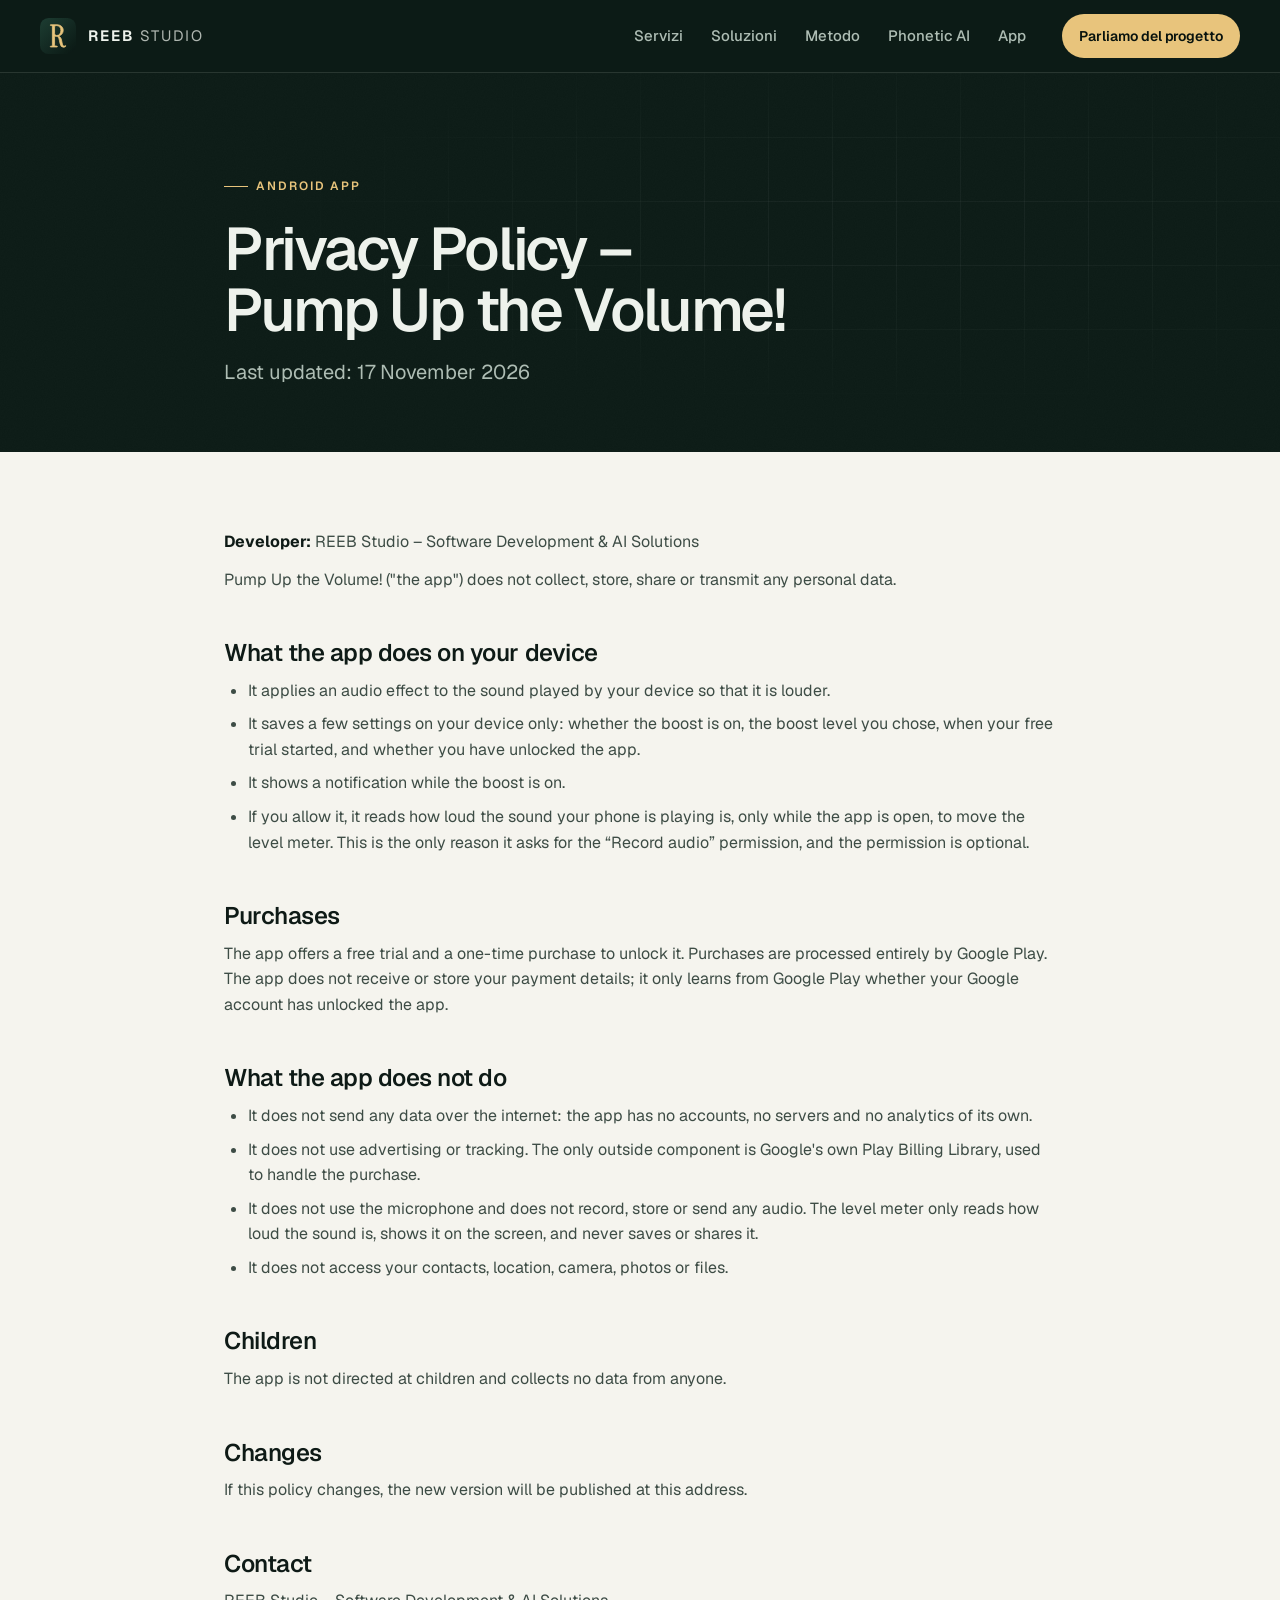
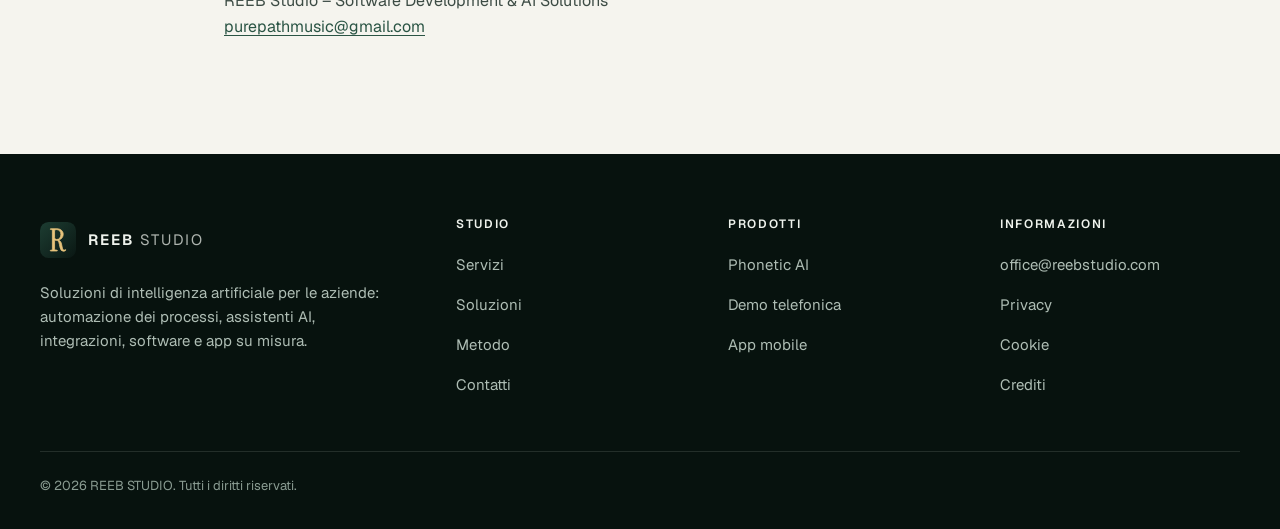
<file: privacy.html>
<!doctype html>
<html lang="en">
<head>
  <meta charset="utf-8">
  <meta name="viewport" content="width=device-width, initial-scale=1">
  <title>Privacy Policy – Pump Up the Volume! | REEB STUDIO</title>
  <meta name="description" content="Privacy policy of the Android app Pump Up the Volume! by REEB Studio.">
  <link rel="canonical" href="https://reebstudio.com/privacy.html">
  <meta name="theme-color" content="#0c1b16">
  <link rel="icon" href="favicon.svg" type="image/svg+xml">
  <link rel="icon" href="assets/brand/favicon-32.png" sizes="32x32" type="image/png">
  <link rel="apple-touch-icon" href="assets/brand/apple-touch-icon.png">
  <link rel="manifest" href="site.webmanifest">
  <link rel="preload" href="assets/fonts/geist-var.woff2" as="font" type="font/woff2" crossorigin>
  <link rel="stylesheet" href="assets/css/site.css">
  <script>document.documentElement.classList.add('js')</script>
</head>
<body>
  <svg xmlns="http://www.w3.org/2000/svg" aria-hidden="true" focusable="false" style="position:absolute;width:0;height:0;overflow:hidden">
  <defs>
    <symbol id="i-arrow" viewBox="0 0 24 24" fill="none" stroke="currentColor" stroke-width="1.7" stroke-linecap="round" stroke-linejoin="round"><path d="M5 12h14M13 6l6 6-6 6"/></symbol>
    <symbol id="i-check" viewBox="0 0 24 24" fill="none" stroke="currentColor" stroke-width="1.7" stroke-linecap="round" stroke-linejoin="round"><path d="M5 12.5l4.5 4.5L19 7.5"/></symbol>
    <symbol id="i-check-circle" viewBox="0 0 24 24" fill="none" stroke="currentColor" stroke-width="1.6" stroke-linecap="round" stroke-linejoin="round"><circle cx="12" cy="12" r="9"/><path d="M8 12.3l2.8 2.8 5.4-5.5"/></symbol>
    <symbol id="i-mail" viewBox="0 0 24 24" fill="none" stroke="currentColor" stroke-width="1.6" stroke-linecap="round" stroke-linejoin="round"><rect x="3" y="5" width="18" height="14" rx="2.5"/><path d="M3.5 7.5l8.5 6 8.5-6"/></symbol>
    <symbol id="i-sparkle" viewBox="0 0 24 24" fill="none" stroke="currentColor" stroke-width="1.6" stroke-linecap="round" stroke-linejoin="round"><path d="M11 3.5c.6 4.4 2.3 6.1 6.5 6.7-4.2.6-5.9 2.3-6.5 6.7-.6-4.4-2.3-6.1-6.5-6.7 4.2-.6 5.9-2.3 6.5-6.7z"/><path d="M18.5 15.5c.2 1.6.9 2.3 2.5 2.5-1.6.2-2.3.9-2.5 2.5-.2-1.6-.9-2.3-2.5-2.5 1.6-.2 2.3-.9 2.5-2.5z"/></symbol>
    <symbol id="i-database" viewBox="0 0 24 24" fill="none" stroke="currentColor" stroke-width="1.6" stroke-linecap="round" stroke-linejoin="round"><ellipse cx="12" cy="6" rx="7" ry="3"/><path d="M5 6v6c0 1.7 3.1 3 7 3s7-1.3 7-3V6"/><path d="M5 12v6c0 1.7 3.1 3 7 3s7-1.3 7-3v-6"/></symbol>
    <symbol id="i-users" viewBox="0 0 24 24" fill="none" stroke="currentColor" stroke-width="1.6" stroke-linecap="round" stroke-linejoin="round"><circle cx="9" cy="8" r="3.5"/><path d="M2.5 20c.6-3.6 3.2-5.5 6.5-5.5s5.9 1.9 6.5 5.5"/><path d="M16 4.8a3.5 3.5 0 0 1 0 6.4M18 14.8c2 .8 3.2 2.5 3.5 5.2"/></symbol>
    <symbol id="i-phone" viewBox="0 0 24 24" fill="none" stroke="currentColor" stroke-width="1.6" stroke-linecap="round" stroke-linejoin="round"><path d="M7.2 3.5H5a1.5 1.5 0 0 0-1.5 1.6c.7 8.2 7.2 14.7 15.4 15.4a1.5 1.5 0 0 0 1.6-1.5v-2.2a1.5 1.5 0 0 0-1.1-1.4l-3-.9a1.5 1.5 0 0 0-1.5.4l-1.1 1.1a12 12 0 0 1-5.8-5.8L9 9.1a1.5 1.5 0 0 0 .4-1.5l-.9-3a1.5 1.5 0 0 0-1.3-1.1z"/></symbol>
    <symbol id="i-workflow" viewBox="0 0 24 24" fill="none" stroke="currentColor" stroke-width="1.6" stroke-linecap="round" stroke-linejoin="round"><rect x="3" y="3" width="7" height="7" rx="2"/><rect x="14" y="14" width="7" height="7" rx="2"/><path d="M10 6.5h4.5a3 3 0 0 1 3 3V14"/><path d="M6.5 10v4.5a3 3 0 0 0 3 3H14"/></symbol>
    <symbol id="i-assistant" viewBox="0 0 24 24" fill="none" stroke="currentColor" stroke-width="1.6" stroke-linecap="round" stroke-linejoin="round"><path d="M20.5 12a8.5 8.5 0 0 1-12.3 7.6L3.5 20.5l1.1-4.3A8.5 8.5 0 1 1 20.5 12z"/><path d="M12 8c.3 2 1.1 2.8 3 3-1.9.3-2.7 1.1-3 3-.3-1.9-1.1-2.7-3-3 1.9-.2 2.7-1 3-3z"/></symbol>
    <symbol id="i-plug" viewBox="0 0 24 24" fill="none" stroke="currentColor" stroke-width="1.6" stroke-linecap="round" stroke-linejoin="round"><path d="M9 3v5M15 3v5"/><path d="M6 8h12v3a6 6 0 0 1-12 0z"/><path d="M12 17v4"/></symbol>
    <symbol id="i-code" viewBox="0 0 24 24" fill="none" stroke="currentColor" stroke-width="1.6" stroke-linecap="round" stroke-linejoin="round"><path d="M8 7.5L3.5 12 8 16.5M16 7.5l4.5 4.5-4.5 4.5M13.5 5l-3 14"/></symbol>
    <symbol id="i-smartphone" viewBox="0 0 24 24" fill="none" stroke="currentColor" stroke-width="1.6" stroke-linecap="round" stroke-linejoin="round"><rect x="6" y="2.5" width="12" height="19" rx="3"/><path d="M10.5 18.5h3"/></symbol>
    <symbol id="i-analysis" viewBox="0 0 24 24" fill="none" stroke="currentColor" stroke-width="1.6" stroke-linecap="round" stroke-linejoin="round"><circle cx="11" cy="11" r="7.5"/><path d="M20.5 20.5l-4-4"/><path d="M8 13.5v-2M11 13.5V8.5M14 13.5v-3.5"/></symbol>
    <symbol id="i-shield" viewBox="0 0 24 24" fill="none" stroke="currentColor" stroke-width="1.6" stroke-linecap="round" stroke-linejoin="round"><path d="M12 3l7.5 3v5.5c0 4.6-3.2 8.3-7.5 9.5-4.3-1.2-7.5-4.9-7.5-9.5V6z"/><path d="M9 12l2.2 2.2L15.5 10"/></symbol>
    <symbol id="i-target" viewBox="0 0 24 24" fill="none" stroke="currentColor" stroke-width="1.6" stroke-linecap="round" stroke-linejoin="round"><circle cx="12" cy="12" r="8.5"/><circle cx="12" cy="12" r="4.5"/><circle cx="12" cy="12" r="1" fill="currentColor"/></symbol>
    <symbol id="i-sliders" viewBox="0 0 24 24" fill="none" stroke="currentColor" stroke-width="1.6" stroke-linecap="round" stroke-linejoin="round"><path d="M4 7h9M17 7h3M4 17h3M11 17h9"/><circle cx="15" cy="7" r="2"/><circle cx="9" cy="17" r="2"/></symbol>
    <symbol id="i-user" viewBox="0 0 24 24" fill="none" stroke="currentColor" stroke-width="1.6" stroke-linecap="round" stroke-linejoin="round"><circle cx="12" cy="8" r="4"/><path d="M4.5 20.5c.8-4 3.7-6.5 7.5-6.5s6.7 2.5 7.5 6.5"/></symbol>
    <symbol id="i-globe" viewBox="0 0 24 24" fill="none" stroke="currentColor" stroke-width="1.6" stroke-linecap="round" stroke-linejoin="round"><circle cx="12" cy="12" r="9"/><path d="M3 12h18M12 3c2.5 2.6 3.8 5.6 3.8 9s-1.3 6.4-3.8 9c-2.5-2.6-3.8-5.6-3.8-9S9.5 5.6 12 3z"/></symbol>
    <symbol id="i-clock" viewBox="0 0 24 24" fill="none" stroke="currentColor" stroke-width="1.6" stroke-linecap="round" stroke-linejoin="round"><circle cx="12" cy="12" r="9"/><path d="M12 7v5l3.5 2"/></symbol>
    <symbol id="i-calendar" viewBox="0 0 24 24" fill="none" stroke="currentColor" stroke-width="1.6" stroke-linecap="round" stroke-linejoin="round"><rect x="3.5" y="5" width="17" height="15.5" rx="2.5"/><path d="M3.5 10h17M8 3v4M16 3v4"/></symbol>
    <symbol id="i-layout" viewBox="0 0 24 24" fill="none" stroke="currentColor" stroke-width="1.6" stroke-linecap="round" stroke-linejoin="round"><rect x="3" y="3" width="18" height="18" rx="2.5"/><path d="M3 9.5h18M9.5 9.5V21"/></symbol>
    <symbol id="i-swap" viewBox="0 0 24 24" fill="none" stroke="currentColor" stroke-width="1.6" stroke-linecap="round" stroke-linejoin="round"><path d="M4 8h14l-3.5-3.5M20 16H6l3.5 3.5"/></symbol>
    <symbol id="i-info" viewBox="0 0 24 24" fill="none" stroke="currentColor" stroke-width="1.6" stroke-linecap="round" stroke-linejoin="round"><circle cx="12" cy="12" r="9"/><path d="M12 11v5.5M12 7.6v.4"/></symbol>
    <symbol id="i-bell" viewBox="0 0 24 24" fill="none" stroke="currentColor" stroke-width="1.6" stroke-linecap="round" stroke-linejoin="round"><path d="M6 16v-5a6 6 0 0 1 12 0v5l1.5 2h-15z"/><path d="M10 20.5a2 2 0 0 0 4 0"/></symbol>
    <symbol id="i-wave" viewBox="0 0 24 24" fill="none" stroke="currentColor" stroke-width="2" stroke-linecap="round"><path d="M4 10v4M8 7v10M12 4v16M16 8v8M20 10.5v3"/></symbol>
    <symbol id="i-chart" viewBox="0 0 24 24" fill="none" stroke="currentColor" stroke-width="1.6" stroke-linecap="round" stroke-linejoin="round"><path d="M4 4v16h16"/><path d="M8 15.5l3.5-4 3 2.5L20 8"/></symbol>
    <symbol id="i-file" viewBox="0 0 24 24" fill="none" stroke="currentColor" stroke-width="1.6" stroke-linecap="round" stroke-linejoin="round"><path d="M14 3H7a2 2 0 0 0-2 2v14a2 2 0 0 0 2 2h10a2 2 0 0 0 2-2V8z"/><path d="M14 3v5h5M9 13h6M9 17h4"/></symbol>
    <symbol id="i-inbox" viewBox="0 0 24 24" fill="none" stroke="currentColor" stroke-width="1.6" stroke-linecap="round" stroke-linejoin="round"><path d="M3 13l2.5-7.5A2 2 0 0 1 7.4 4h9.2a2 2 0 0 1 1.9 1.5L21 13v5a2 2 0 0 1-2 2H5a2 2 0 0 1-2-2z"/><path d="M3 13h5l1.5 2.5h5L16 13h5"/></symbol>
    <symbol id="i-send" viewBox="0 0 24 24" fill="none" stroke="currentColor" stroke-width="1.8" stroke-linecap="round" stroke-linejoin="round"><path d="M4.5 12l15-7.5-5.5 15-2.5-5.5z"/><path d="M11.5 14l8-9.5"/></symbol>
    <symbol id="i-lock" viewBox="0 0 24 24" fill="none" stroke="currentColor" stroke-width="1.6" stroke-linecap="round" stroke-linejoin="round"><rect x="5" y="10.5" width="14" height="10" rx="2.5"/><path d="M8 10.5V8a4 4 0 0 1 8 0v2.5"/></symbol>
    <symbol id="i-moon" viewBox="0 0 24 24" fill="none" stroke="currentColor" stroke-width="1.6" stroke-linecap="round" stroke-linejoin="round"><path d="M20 14.5A8.5 8.5 0 1 1 9.5 4a7 7 0 0 0 10.5 10.5z"/></symbol>
    <symbol id="i-utensils" viewBox="0 0 24 24" fill="none" stroke="currentColor" stroke-width="1.6" stroke-linecap="round" stroke-linejoin="round"><path d="M7 3v18M4.5 3v5a2.5 2.5 0 0 0 5 0V3"/><path d="M17 21V3c-2.2 1.2-3.5 3.6-3.5 7v3.5H17"/></symbol>
    <symbol id="i-forward" viewBox="0 0 24 24" fill="none" stroke="currentColor" stroke-width="1.6" stroke-linecap="round" stroke-linejoin="round"><path d="M14 4h6v6M20 4l-7 7"/><path d="M9.2 4.5H5.5A1.5 1.5 0 0 0 4 6.1c.7 7.6 6.3 13.2 13.9 13.9a1.5 1.5 0 0 0 1.6-1.5v-2.2a1.5 1.5 0 0 0-1.1-1.4l-2.6-.8a1.5 1.5 0 0 0-1.5.4l-.9.9a11 11 0 0 1-4.9-4.9l.9-.9a1.5 1.5 0 0 0 .4-1.5z"/></symbol>
    <symbol id="i-mic" viewBox="0 0 24 24" fill="none" stroke="currentColor" stroke-width="1.8" stroke-linecap="round" stroke-linejoin="round"><rect x="9" y="3" width="6" height="11" rx="3"/><path d="M5.5 11a6.5 6.5 0 0 0 13 0M12 17.5V21"/></symbol>
    <symbol id="i-alert" viewBox="0 0 24 24" fill="none" stroke="currentColor" stroke-width="1.6" stroke-linecap="round" stroke-linejoin="round"><path d="M10.3 4.3L2.8 17.5A2 2 0 0 0 4.5 20.5h15a2 2 0 0 0 1.7-3L13.7 4.3a2 2 0 0 0-3.4 0z"/><path d="M12 9.5v4.5M12 17.2v.3"/></symbol>
    <symbol id="i-web" viewBox="0 0 24 24" fill="none" stroke="currentColor" stroke-width="1.6" stroke-linecap="round" stroke-linejoin="round"><rect x="3" y="4" width="18" height="16" rx="2.5"/><path d="M3 8.5h18M6.5 6.3v0M9 6.3v0"/></symbol>
  </defs>
</svg>

  <a class="skip-link" href="#contenuto">Skip to content</a>

  <header class="site-header" id="top">
    <div class="container header-bar">
      <a class="brand" href="./" aria-label="REEB STUDIO, torna alla home">
        <img class="brand-mark" src="assets/brand/mark.svg" width="36" height="36" alt="">
        <span class="brand-name">REEB <span>STUDIO</span></span>
      </a>
      <nav class="nav" aria-label="Menu principale">
        <button class="nav-toggle" type="button" aria-expanded="false" aria-controls="nav-panel">
          <span></span><span class="sr-only">Apri il menu</span>
        </button>
        <div class="nav-panel" id="nav-panel">
          <ul class="nav-links" role="list">
            <li><a href="./#servizi">Servizi</a></li>
            <li><a href="./#soluzioni">Soluzioni</a></li>
            <li><a href="./#metodo">Metodo</a></li>
            <li><a href="phonetic-ai/">Phonetic AI</a></li>
            <li><a href="./#app">App</a></li>
          </ul>
          <a class="btn btn-gold btn-sm nav-cta" href="./#contatti">Parliamo del progetto</a>
        </div>
      </nav>
    </div>
  </header>

  <main id="contenuto">
    <section class="page-hero dark grain" aria-labelledby="page-title">
      <div class="grid-lines" aria-hidden="true"></div>
      <div class="container-narrow">
        <p class="eyebrow">Android app</p>
        <h1 id="page-title">Privacy Policy – Pump Up the Volume!</h1>
        <p class="lead">Last updated: 17 November 2026</p>
      </div>
    </section>

    <!-- Testo invariato rispetto alla versione pubblicata: è il documento collegato alla scheda Google Play. -->
    <article class="prose">
      <div class="container-narrow">
        <p><strong>Developer:</strong> REEB Studio – Software Development &amp; AI Solutions</p>
        <p>Pump Up the Volume! ("the app") does not collect, store, share or transmit any personal data.</p>
        <h2>What the app does on your device</h2>
        <ul><li>It applies an audio effect to the sound played by your device so that it is louder.</li><li>It saves a few settings on your device only: whether the boost is on, the boost level you chose, when your free trial started, and whether you have unlocked the app.</li><li>It shows a notification while the boost is on.</li><li>If you allow it, it reads how loud the sound your phone is playing is, only while the app is open, to move the level meter. This is the only reason it asks for the “Record audio” permission, and the permission is optional.</li></ul>
        <h2>Purchases</h2>
        <p>The app offers a free trial and a one-time purchase to unlock it. Purchases are processed entirely by Google Play. The app does not receive or store your payment details; it only learns from Google Play whether your Google account has unlocked the app.</p>
        <h2>What the app does not do</h2>
        <ul><li>It does not send any data over the internet: the app has no accounts, no servers and no analytics of its own.</li><li>It does not use advertising or tracking. The only outside component is Google's own Play Billing Library, used to handle the purchase.</li><li>It does not use the microphone and does not record, store or send any audio. The level meter only reads how loud the sound is, shows it on the screen, and never saves or shares it.</li><li>It does not access your contacts, location, camera, photos or files.</li></ul>
        <h2>Children</h2>
        <p>The app is not directed at children and collects no data from anyone.</p>
        <h2>Changes</h2>
        <p>If this policy changes, the new version will be published at this address.</p>
        <h2>Contact</h2>
        <p>REEB Studio – Software Development &amp; AI Solutions<br><a href="mailto:purepathmusic@gmail.com">purepathmusic@gmail.com</a></p>
      </div>
    </article>
  </main>

  <footer class="site-footer">
    <div class="container">
      <div class="footer-grid">
        <div class="footer-brand">
          <a class="brand" href="./" aria-label="REEB STUDIO, torna alla home">
            <img class="brand-mark" src="assets/brand/mark.svg" width="36" height="36" alt="">
            <span class="brand-name">REEB <span>STUDIO</span></span>
          </a>
          <p>Soluzioni di intelligenza artificiale per le aziende: automazione dei processi, assistenti AI, integrazioni, software e app su misura.</p>
        </div>
        <div class="footer-col">
          <h2>Studio</h2>
          <ul role="list">
            <li><a href="./#servizi">Servizi</a></li>
            <li><a href="./#soluzioni">Soluzioni</a></li>
            <li><a href="./#metodo">Metodo</a></li>
            <li><a href="./#contatti">Contatti</a></li>
          </ul>
        </div>
        <div class="footer-col">
          <h2>Prodotti</h2>
          <ul role="list">
            <li><a href="phonetic-ai/">Phonetic AI</a></li>
            <li><a href="tel:+3905831706764">Demo telefonica</a></li>
            <li><a href="./#app">App mobile</a></li>
          </ul>
        </div>
        <div class="footer-col">
          <h2>Informazioni</h2>
          <ul role="list">
            <li><a href="mailto:office@reebstudio.com">office@reebstudio.com</a></li>
            <li><a href="note-legali/#privacy">Privacy</a></li>
            <li><a href="note-legali/#cookie">Cookie</a></li>
            <li><a href="note-legali/#crediti">Crediti</a></li>
          </ul>
        </div>
      </div>
      <div class="footer-bottom">
        <span>&copy; <span data-year>2026</span> REEB STUDIO. Tutti i diritti riservati.</span>
        
      </div>
    </div>
  </footer>

  <script src="assets/js/site.js" defer></script>
</body>
</html>
</file>
<file: assets/css/site.css>
/* ==========================================================================
   REEB STUDIO — foglio di stile del sito
   Scala di spaziatura su multipli di 4px · due famiglie di caratteri
   (Geist per testo e titoli, Instrument Serif per gli accenti in corsivo).
   ========================================================================== */

@font-face {
  font-family: "Geist";
  src: url("../fonts/geist-var.woff2") format("woff2");
  font-weight: 100 900;
  font-style: normal;
  font-display: swap;
}

@font-face {
  font-family: "Instrument Serif";
  src: url("../fonts/instrument-serif.woff2") format("woff2");
  font-weight: 400;
  font-style: normal;
  font-display: swap;
}

@font-face {
  font-family: "Instrument Serif";
  src: url("../fonts/instrument-serif-italic.woff2") format("woff2");
  font-weight: 400;
  font-style: italic;
  font-display: swap;
}

:root {
  /* Colori */
  --pine-950: #07120e;
  --pine-900: #0c1b16;
  --pine-850: #10231c;
  --pine-800: #142b23;
  --pine-700: #1d3c31;
  --pine-600: #2a5444;
  --gold: #e8c47c;
  --gold-soft: #f3dcab;
  --gold-deep: #8a6420;
  --mint: #4cc08a;

  --paper: #f5f4ee;
  --paper-2: #ecebe3;
  --white: #ffffff;
  --ink: #0e1a16;
  --ink-2: #3d4c45;
  --ink-3: #5c6a63;
  --line: #dcdbd1;
  --line-strong: #c9c8bd;

  --on-dark: #eef2ec;
  --on-dark-2: #aebdb4;
  --on-dark-3: #8a9c92;
  --line-dark: rgb(238 242 236 / .12);
  --line-dark-strong: rgb(238 242 236 / .2);

  /* Caratteri */
  --sans: "Geist", ui-sans-serif, system-ui, -apple-system, "Segoe UI", Roboto, sans-serif;
  --serif: "Instrument Serif", "Iowan Old Style", Georgia, serif;

  /* Spaziatura (multipli di 4px) */
  --s1: .25rem;  /* 4 */
  --s2: .5rem;   /* 8 */
  --s3: .75rem;  /* 12 */
  --s4: 1rem;    /* 16 */
  --s5: 1.5rem;  /* 24 */
  --s6: 2rem;    /* 32 */
  --s7: 3rem;    /* 48 */
  --s8: 4rem;    /* 64 */
  --s9: 6rem;    /* 96 */
  --s10: 8rem;   /* 128 */

  --gutter: clamp(1rem, 4.5vw, 2.5rem);
  --section: clamp(4rem, 9vw, 8rem);
  --radius: 16px;
  --radius-lg: 24px;
  --header-h: 4.5rem;
  --ease: cubic-bezier(.2, .7, .2, 1);
}

/* --------------------------------------------------------------------------
   Base
   -------------------------------------------------------------------------- */

*, *::before, *::after { box-sizing: border-box; }

html {
  -webkit-text-size-adjust: 100%;
  scroll-padding-top: calc(var(--header-h) + var(--s4));
}

@media (prefers-reduced-motion: no-preference) {
  html { scroll-behavior: smooth; }
}

body {
  margin: 0;
  background: var(--paper);
  color: var(--ink);
  font: 400 1rem/1.6 var(--sans);
  font-feature-settings: "ss01", "cv11";
  -webkit-font-smoothing: antialiased;
  -moz-osx-font-smoothing: grayscale;
  text-rendering: optimizeLegibility;
}

h1, h2, h3, h4, p, figure, blockquote, dl, dd, ol, ul { margin: 0; }
ol, ul { padding: 0; }
img, svg, video { display: block; max-width: 100%; }
img { height: auto; }
a { color: inherit; }
button, input, select, textarea { font: inherit; color: inherit; }

::selection { background: var(--gold); color: var(--pine-950); }

:focus-visible {
  outline: 2px solid var(--pine-600);
  outline-offset: 3px;
  border-radius: 4px;
}

.dark :focus-visible, .site-header :focus-visible, .site-footer :focus-visible {
  outline-color: var(--gold);
}

.sr-only {
  position: absolute !important;
  width: 1px; height: 1px;
  padding: 0; margin: -1px;
  overflow: hidden; clip: rect(0 0 0 0);
  white-space: nowrap; border: 0;
}

.skip-link {
  position: absolute;
  z-index: 100;
  top: var(--s2);
  left: var(--s2);
  padding: var(--s2) var(--s4);
  border-radius: 999px;
  background: var(--gold);
  color: var(--pine-950);
  font-weight: 600;
  text-decoration: none;
  transform: translateY(-200%);
}

.skip-link:focus { transform: none; }

.container {
  width: min(100% - 2 * var(--gutter), 75rem);
  margin-inline: auto;
}

.container-narrow {
  width: min(100% - 2 * var(--gutter), 52rem);
  margin-inline: auto;
}

/* --------------------------------------------------------------------------
   Tipografia
   -------------------------------------------------------------------------- */

.display, h1 {
  font-size: clamp(2.5rem, 6vw, 5rem);
  font-weight: 560;
  line-height: 1.02;
  letter-spacing: -.04em;
  text-wrap: balance;
}

.h2, h2 {
  font-size: clamp(2rem, 4vw, 3.25rem);
  font-weight: 560;
  line-height: 1.06;
  letter-spacing: -.035em;
  text-wrap: balance;
}

.h3, h3 {
  font-size: 1.25rem;
  font-weight: 600;
  line-height: 1.3;
  letter-spacing: -.015em;
}

.accent {
  font-family: var(--serif);
  font-style: italic;
  font-weight: 400;
  letter-spacing: -.01em;
  font-size: 1.08em;
  line-height: .9;
}

.dark .accent { color: var(--gold); }

.eyebrow {
  display: inline-flex;
  align-items: center;
  gap: var(--s2);
  margin-bottom: var(--s5);
  color: var(--pine-600);
  font-size: .75rem;
  font-weight: 600;
  line-height: 1.4;
  letter-spacing: .16em;
  text-transform: uppercase;
}

.eyebrow::before {
  content: "";
  width: var(--s5);
  height: 1px;
  background: currentColor;
}

.dark .eyebrow { color: var(--gold); }

.lead {
  max-width: 38rem;
  color: var(--ink-2);
  font-size: clamp(1.0625rem, 1.6vw, 1.25rem);
  line-height: 1.55;
  text-wrap: pretty;
}

.dark .lead { color: var(--on-dark-2); }

.muted { color: var(--ink-2); }
.dark .muted { color: var(--on-dark-2); }

.section-head {
  display: grid;
  gap: var(--s5);
  max-width: 48rem;
  margin-bottom: clamp(var(--s7), 6vw, var(--s8));
}

.section-head .eyebrow { margin-bottom: 0; }

.section-head-split {
  display: grid;
  grid-template-columns: minmax(0, 1.1fr) minmax(0, .9fr);
  align-items: end;
  gap: var(--s5) var(--s8);
  max-width: none;
}

/* --------------------------------------------------------------------------
   Bottoni e link
   -------------------------------------------------------------------------- */

.btn {
  display: inline-flex;
  align-items: center;
  justify-content: center;
  gap: var(--s2);
  min-height: 48px;
  padding: var(--s3) var(--s5);
  border: 1px solid transparent;
  border-radius: 999px;
  font-size: .9375rem;
  font-weight: 600;
  line-height: 1.2;
  letter-spacing: -.005em;
  text-decoration: none;
  white-space: nowrap;
  cursor: pointer;
  transition: background-color .2s var(--ease), color .2s var(--ease), border-color .2s var(--ease), transform .2s var(--ease);
}

.btn svg { width: 1.125rem; height: 1.125rem; flex: none; transition: transform .2s var(--ease); }
.btn:hover svg.arrow { transform: translateX(3px); }
.btn:active { transform: translateY(1px); }

.btn-gold { background: var(--gold); color: var(--pine-950); }
.btn-gold:hover { background: var(--gold-soft); }

.btn-dark { background: var(--pine-900); color: var(--on-dark); }
.btn-dark:hover { background: var(--pine-700); }

.btn-ghost { border-color: var(--line-strong); background: transparent; color: var(--ink); }
.btn-ghost:hover { border-color: var(--ink); }

.dark .btn-ghost { border-color: var(--line-dark-strong); color: var(--on-dark); }
.dark .btn-ghost:hover { border-color: var(--on-dark); background: rgb(238 242 236 / .04); }

.btn-sm { min-height: 44px; padding: var(--s2) var(--s4); font-size: .875rem; }

.actions {
  display: flex;
  flex-wrap: wrap;
  align-items: center;
  gap: var(--s3);
}

.link-arrow {
  display: inline-flex;
  align-items: center;
  gap: var(--s2);
  min-height: 44px;
  font-weight: 600;
  text-decoration: none;
}

.link-arrow svg { width: 1rem; height: 1rem; transition: transform .2s var(--ease); }
.link-arrow:hover svg { transform: translateX(3px); }

/* --------------------------------------------------------------------------
   Intestazione
   -------------------------------------------------------------------------- */

.site-header {
  position: sticky;
  top: 0;
  z-index: 50;
  color: var(--on-dark);
  background: var(--pine-900);
  border-bottom: 1px solid var(--line-dark);
}

.nav-panel {
  display: flex;
  align-items: center;
  gap: var(--s5);
}

.site-header.is-static { position: relative; }

.header-bar {
  display: flex;
  align-items: center;
  justify-content: space-between;
  gap: var(--s5);
  min-height: var(--header-h);
}

.brand {
  display: inline-flex;
  align-items: center;
  gap: var(--s3);
  min-height: 44px;
  color: inherit;
  text-decoration: none;
  white-space: nowrap;
}

.brand-mark { width: 36px; height: 36px; flex: none; }

.brand-name {
  font-size: .9375rem;
  font-weight: 650;
  letter-spacing: .14em;
}

.brand-name span { font-weight: 400; opacity: .72; }

.nav {
  display: flex;
  align-items: center;
  gap: var(--s6);
}

.nav-links {
  display: flex;
  align-items: center;
  gap: var(--s1);
  list-style: none;
}

.nav-links a {
  display: inline-flex;
  align-items: center;
  min-height: 44px;
  padding-inline: var(--s3);
  border-radius: 999px;
  color: var(--on-dark-2);
  font-size: .9375rem;
  font-weight: 500;
  text-decoration: none;
  transition: color .2s var(--ease), background-color .2s var(--ease);
}

.nav-links a:hover { color: var(--on-dark); background: rgb(238 242 236 / .06); }
.nav-links a[aria-current="page"] { color: var(--on-dark); }

.nav-links a[aria-current="page"]::after {
  content: "";
  width: 5px;
  height: 5px;
  margin-left: var(--s2);
  border-radius: 50%;
  background: var(--gold);
}

.nav-toggle {
  display: none;
  align-items: center;
  justify-content: center;
  width: 44px;
  height: 44px;
  padding: 0;
  border: 1px solid var(--line-dark-strong);
  border-radius: 999px;
  background: transparent;
  cursor: pointer;
}

.nav-toggle span,
.nav-toggle span::before,
.nav-toggle span::after {
  display: block;
  width: 16px;
  height: 1.5px;
  border-radius: 2px;
  background: currentColor;
  transition: transform .25s var(--ease), opacity .2s;
}

.nav-toggle span { position: relative; }
.nav-toggle span::before, .nav-toggle span::after { content: ""; position: absolute; left: 0; }
.nav-toggle span::before { top: -5px; }
.nav-toggle span::after { top: 5px; }
.nav-toggle[aria-expanded="true"] span { background: transparent; }
.nav-toggle[aria-expanded="true"] span::before { transform: translateY(5px) rotate(45deg); }
.nav-toggle[aria-expanded="true"] span::after { transform: translateY(-5px) rotate(-45deg); }

/* --------------------------------------------------------------------------
   Sezioni
   -------------------------------------------------------------------------- */

.section { padding-block: var(--section); }
.section-tight { padding-block: clamp(3rem, 6vw, 5rem); }
.bg-paper-2 { background: var(--paper-2); }
.bg-white { background: var(--white); }

.dark {
  position: relative;
  isolation: isolate;
  background: var(--pine-900);
  color: var(--on-dark);
}

.dark.deep { background: var(--pine-950); }

/* Grana leggera sulle superfici scure */
.grain::after {
  content: "";
  position: absolute;
  inset: 0;
  z-index: -1;
  pointer-events: none;
  opacity: .5;
  background-image: url("data:image/svg+xml,%3Csvg xmlns='http://www.w3.org/2000/svg' width='160' height='160'%3E%3Cfilter id='n'%3E%3CfeTurbulence type='fractalNoise' baseFrequency='.9' numOctaves='2' stitchTiles='stitch'/%3E%3CfeColorMatrix values='0 0 0 0 1 0 0 0 0 1 0 0 0 0 1 0 0 0 .035 0'/%3E%3C/filter%3E%3Crect width='100%25' height='100%25' filter='url(%23n)'/%3E%3C/svg%3E");
}

.grid-lines {
  position: absolute;
  inset: 0;
  z-index: -1;
  pointer-events: none;
  background-image:
    linear-gradient(rgb(238 242 236 / .045) 1px, transparent 1px),
    linear-gradient(90deg, rgb(238 242 236 / .045) 1px, transparent 1px);
  background-size: 64px 64px;
  -webkit-mask-image: radial-gradient(ellipse 70% 70% at 70% 40%, #000 20%, transparent 75%);
  mask-image: radial-gradient(ellipse 70% 70% at 70% 40%, #000 20%, transparent 75%);
}

/* --------------------------------------------------------------------------
   Hero della home
   -------------------------------------------------------------------------- */

.hero {
  display: flex;
  align-items: center;
  overflow: hidden;
  /* L'apertura occupa esattamente la prima schermata */
  min-height: min(calc(100vh - var(--header-h)), 60rem);
  min-height: min(calc(100svh - var(--header-h)), 60rem);
  padding-block: clamp(2.5rem, 6vh, 5rem);
}

.hero-copy { position: relative; max-width: 40rem; }

.hero h1 { max-width: 13.5ch; font-size: clamp(2.5rem, min(6vw, 8.6vh), 5rem); }
.hero .pill { margin-bottom: clamp(1rem, 2.5vh, 1.5rem); }
.hero .lead { margin-top: clamp(1rem, 2.5vh, 1.5rem); }
.hero .actions { margin-top: clamp(1.25rem, 3.5vh, 2rem); }

.pill {
  display: inline-flex;
  align-items: center;
  gap: var(--s2);
  margin-bottom: var(--s5);
  padding: var(--s1) var(--s3) var(--s1) var(--s2);
  border: 1px solid var(--line-dark-strong);
  border-radius: 999px;
  background: rgb(238 242 236 / .04);
  color: var(--on-dark-2);
  font-size: .8125rem;
  font-weight: 500;
}

.pill b {
  padding: 2px var(--s2);
  border-radius: 999px;
  background: var(--gold);
  color: var(--pine-950);
  font-size: .6875rem;
  font-weight: 650;
  letter-spacing: .06em;
  text-transform: uppercase;
}

.hero-points {
  display: flex;
  flex-wrap: wrap;
  gap: var(--s3) var(--s5);
  margin-top: clamp(1.5rem, 4.5vh, 3rem);
  padding-top: clamp(1rem, 2.5vh, 1.5rem);
  border-top: 1px solid var(--line-dark);
  list-style: none;
  color: var(--on-dark-2);
  font-size: .875rem;
}

.hero-points li { display: inline-flex; align-items: center; gap: var(--s2); }
.hero-points svg { width: 1rem; height: 1rem; color: var(--gold); }

/* Visual: nastro + scheda del flusso */
.hero-ribbon {
  position: absolute;
  z-index: -1;
  top: 0;
  right: 0;
  width: 66%;
  height: 100%;
  max-width: none;
  object-fit: cover;
  object-position: 62% 50%;
  pointer-events: none;
  -webkit-mask-image: linear-gradient(90deg, transparent 0%, rgb(0 0 0 / .55) 18%, #000 40%);
  mask-image: linear-gradient(90deg, transparent 0%, rgb(0 0 0 / .55) 18%, #000 40%);
}

/* Introduzione con la scheda del flusso automatico */
.intro-grid {
  display: grid;
  grid-template-columns: minmax(0, 1.15fr) minmax(0, .85fr);
  align-items: center;
  gap: var(--s7) clamp(3rem, 7vw, 6rem);
}


.flow-wrap {
  position: relative;
  justify-self: end;
  width: min(100%, 26.5rem);
}

.flow {
  position: relative;
  width: min(100%, 26.5rem);
  padding: var(--s5);
  border: 1px solid var(--line-dark-strong);
  border-radius: var(--radius-lg);
  background:
    radial-gradient(ellipse 80% 60% at 100% 0%, rgb(232 196 124 / .1), transparent 70%),
    linear-gradient(180deg, var(--pine-800), var(--pine-900));
  color: var(--on-dark);
  box-shadow: 0 40px 80px -30px rgb(7 18 14 / .55), inset 0 1px 0 rgb(255 255 255 / .06);
}

.flow-head {
  display: flex;
  align-items: center;
  justify-content: space-between;
  gap: var(--s3);
  padding-bottom: var(--s4);
  border-bottom: 1px solid var(--line-dark);
}

.flow-title { font-size: .875rem; font-weight: 600; }
.flow-title small { display: block; color: var(--on-dark-3); font-size: .75rem; font-weight: 400; }

.status {
  display: inline-flex;
  align-items: center;
  gap: 6px;
  padding: 3px 10px;
  border-radius: 999px;
  background: rgb(76 192 138 / .12);
  color: #8fe0b7;
  font-size: .75rem;
  font-weight: 600;
}

.status::before {
  content: "";
  width: 6px;
  height: 6px;
  border-radius: 50%;
  background: var(--mint);
  box-shadow: 0 0 0 3px rgb(76 192 138 / .2);
}

.flow-steps { position: relative; list-style: none; margin-top: var(--s4); }

.flow-steps::before {
  content: "";
  position: absolute;
  top: 20px;
  bottom: 20px;
  left: 19px;
  width: 1px;
  background: linear-gradient(var(--gold), rgb(232 196 124 / .15));
}

.flow-step {
  position: relative;
  display: grid;
  grid-template-columns: 40px minmax(0, 1fr) auto;
  align-items: center;
  gap: var(--s3);
  padding-block: var(--s3);
}

.flow-icon {
  display: grid;
  place-items: center;
  width: 40px;
  height: 40px;
  border: 1px solid var(--line-dark-strong);
  border-radius: 12px;
  background: var(--pine-850);
  color: var(--gold);
}

.flow-icon svg { width: 18px; height: 18px; }
.flow-step strong { display: block; font-size: .875rem; font-weight: 600; }
.flow-step span { display: block; color: var(--on-dark-2); font-size: .8125rem; line-height: 1.4; }
.flow-step time { color: var(--on-dark-3); font-size: .75rem; font-variant-numeric: tabular-nums; }

.flow-step.is-done .flow-icon { border-color: rgb(232 196 124 / .45); }

.flow-foot {
  display: flex;
  align-items: center;
  gap: var(--s2);
  margin-top: var(--s3);
  padding: var(--s3) var(--s4);
  border-radius: 12px;
  background: rgb(232 196 124 / .08);
  color: var(--gold-soft);
  font-size: .8125rem;
  font-weight: 500;
}

.flow-foot svg { width: 1rem; height: 1rem; flex: none; }

.flow-tag {
  position: absolute;
  left: calc(-1 * var(--s7));
  bottom: calc(-1 * var(--s7));
  color: var(--on-dark);
  display: flex;
  align-items: center;
  gap: var(--s3);
  padding: var(--s3) var(--s4);
  border: 1px solid var(--line-dark-strong);
  border-radius: 14px;
  background: var(--pine-800);
  box-shadow: 0 20px 40px -16px rgb(0 0 0 / .6);
  font-size: .8125rem;
}

.flow-tag svg { width: 1.25rem; height: 1.25rem; color: var(--gold); }
.flow-tag b { display: block; font-weight: 600; }
.flow-tag span { color: var(--on-dark-2); }

@media (prefers-reduced-motion: no-preference) {
  .js .flow-wrap .flow-step, .js .flow-wrap .flow-foot, .js .flow-wrap .flow-tag { opacity: 0; transform: translateY(8px); }
  .js .flow-wrap .flow-steps::before { transform-origin: top; transform: scaleY(0); }
  .js .flow-wrap.is-visible .flow-step { animation: step-in .6s var(--ease) forwards; }
  .js .flow-wrap.is-visible .flow-step:nth-child(1) { animation-delay: .35s; }
  .js .flow-wrap.is-visible .flow-step:nth-child(2) { animation-delay: .75s; }
  .js .flow-wrap.is-visible .flow-step:nth-child(3) { animation-delay: 1.15s; }
  .js .flow-wrap.is-visible .flow-step:nth-child(4) { animation-delay: 1.55s; }
  .js .flow-wrap.is-visible .flow-foot, .js .flow-wrap.is-visible .flow-tag { animation: step-in .6s var(--ease) 2s forwards; }
  .js .flow-wrap.is-visible .flow-steps::before { animation: line-in 1.6s var(--ease) .4s forwards; }
}

@keyframes step-in { to { opacity: 1; transform: none; } }
@keyframes line-in { to { transform: scaleY(1); } }

/* --------------------------------------------------------------------------
   Dichiarazione / intro
   -------------------------------------------------------------------------- */

.statement {
  max-width: 62rem;
  font-size: clamp(1.5rem, 3vw, 2.375rem);
  font-weight: 450;
  line-height: 1.28;
  letter-spacing: -.025em;
  text-wrap: pretty;
}

.chores-intro {
  max-width: 34rem;
  color: var(--ink);
  font-size: clamp(1.25rem, 2vw, 1.5rem);
  font-weight: 500;
  line-height: 1.35;
  letter-spacing: -.02em;
}

.chores {
  margin-top: var(--s5);
  border-top: 1px solid var(--line-strong);
  list-style: none;
}

.chores li {
  display: grid;
  grid-template-columns: 2rem minmax(0, 1fr);
  align-items: center;
  gap: var(--s4);
  padding-block: var(--s4);
  border-bottom: 1px solid var(--line-strong);
}

.chore {
  position: relative;
  display: inline-block;
  color: var(--ink);
  font-size: clamp(1.5rem, 2.7vw, 2.375rem);
  font-weight: 650;
  line-height: 1.15;
  letter-spacing: -.035em;
}

/* Riga che barra l'attività: l'automazione la elimina */
.chore::after {
  content: "";
  position: absolute;
  left: -.1em;
  right: -.1em;
  top: 53%;
  height: max(2px, .06em);
  border-radius: 999px;
  background: var(--gold-strike, #d9a548);
  transform-origin: left center;
}

.chore-check {
  display: grid;
  place-items: center;
  width: 2rem;
  height: 2rem;
  border-radius: 50%;
  background: var(--pine-900);
  color: var(--gold);
}

.chore-check svg { width: 1.125rem; height: 1.125rem; }

.chores-outro {
  max-width: 36rem;
  margin-top: var(--s5);
  color: var(--ink-2);
  font-size: clamp(1.0625rem, 1.5vw, 1.25rem);
  line-height: 1.5;
}

.chores-outro strong { color: var(--ink); font-weight: 650; }

@media (prefers-reduced-motion: no-preference) {
  .js .chores .chore::after { transform: scaleX(0); transition: transform .6s cubic-bezier(.7, 0, .3, 1); }
  .js .chores .chore-check { background: transparent; box-shadow: inset 0 0 0 1.5px var(--line-strong); transition: background-color .3s, box-shadow .3s; }
  .js .chores .chore-check svg { opacity: 0; transform: scale(.4); transition: opacity .3s, transform .4s cubic-bezier(.3, 1.6, .5, 1); }
  .js .chores.is-visible .chore::after { transform: scaleX(1); }
  .js .chores.is-visible .chore-check { background: var(--pine-900); box-shadow: none; }
  .js .chores.is-visible .chore-check svg { opacity: 1; transform: none; }
  .js .chores.is-visible li:nth-child(1) .chore::after { transition-delay: .3s; }
  .js .chores.is-visible li:nth-child(1) .chore-check, .js .chores.is-visible li:nth-child(1) .chore-check svg { transition-delay: .75s; }
  .js .chores.is-visible li:nth-child(2) .chore::after { transition-delay: .9s; }
  .js .chores.is-visible li:nth-child(2) .chore-check, .js .chores.is-visible li:nth-child(2) .chore-check svg { transition-delay: 1.35s; }
  .js .chores.is-visible li:nth-child(3) .chore::after { transition-delay: 1.5s; }
  .js .chores.is-visible li:nth-child(3) .chore-check, .js .chores.is-visible li:nth-child(3) .chore-check svg { transition-delay: 1.95s; }
  .js .chores.is-visible li:nth-child(4) .chore::after { transition-delay: 2.1s; }
  .js .chores.is-visible li:nth-child(4) .chore-check, .js .chores.is-visible li:nth-child(4) .chore-check svg { transition-delay: 2.55s; }
}


.sectors {
  display: flex;
  flex-wrap: wrap;
  gap: var(--s2);
  margin-top: var(--s7);
  list-style: none;
}

.sectors li {
  padding: var(--s2) var(--s4);
  border: 1px solid var(--line-strong);
  border-radius: 999px;
  color: var(--ink-2);
  font-size: .875rem;
  font-weight: 500;
}

/* --------------------------------------------------------------------------
   Servizi
   -------------------------------------------------------------------------- */

.services {
  display: grid;
  grid-template-columns: repeat(3, minmax(0, 1fr));
  border-top: 1px solid var(--line);
  border-left: 1px solid var(--line);
  list-style: none;
}

.service {
  position: relative;
  display: flex;
  flex-direction: column;
  gap: var(--s4);
  min-height: 19rem;
  padding: var(--s6);
  border-right: 1px solid var(--line);
  border-bottom: 1px solid var(--line);
  background: var(--paper);
  transition: background-color .3s var(--ease);
}

.service:hover { background: var(--white); }

.service-num {
  color: var(--ink-3);
  font-size: .8125rem;
  font-weight: 500;
  font-variant-numeric: tabular-nums;
}

.icon-box {
  display: grid;
  place-items: center;
  width: 48px;
  height: 48px;
  border-radius: 14px;
  background: var(--pine-900);
  color: var(--gold);
}

.icon-box svg { width: 22px; height: 22px; }

.service-top { display: flex; align-items: flex-start; justify-content: space-between; }
.service h3 { margin-top: var(--s6); }
.service p { color: var(--ink-2); font-size: .9375rem; }

/* --------------------------------------------------------------------------
   Problemi → soluzioni
   -------------------------------------------------------------------------- */

.problems-grid {
  display: grid;
  grid-template-columns: minmax(0, .8fr) minmax(0, 1.2fr);
  gap: var(--s7) clamp(3rem, 7vw, 6rem);
  align-items: start;
}

.problems-intro { position: sticky; top: calc(var(--header-h) + var(--s7)); }
.problems-intro .lead { margin-top: var(--s5); }
.problems-intro .actions { margin-top: var(--s6); }

.problem-list { list-style: none; border-top: 1px solid var(--line-dark); }

.problem {
  display: grid;
  grid-template-columns: minmax(0, 1fr) minmax(0, 1fr);
  gap: var(--s3) var(--s6);
  padding-block: var(--s6);
  border-bottom: 1px solid var(--line-dark);
}

.problem blockquote {
  color: var(--on-dark);
  font-family: var(--serif);
  font-size: clamp(1.375rem, 2.2vw, 1.75rem);
  font-style: italic;
  line-height: 1.2;
  letter-spacing: -.01em;
}

.problem-solution p { color: var(--on-dark-2); font-size: .9375rem; }

.tag {
  display: inline-flex;
  align-items: center;
  gap: 6px;
  margin-bottom: var(--s2);
  color: var(--gold);
  font-size: .75rem;
  font-weight: 600;
  letter-spacing: .08em;
  text-transform: uppercase;
}

.tag svg { width: 14px; height: 14px; }

/* --------------------------------------------------------------------------
   Prodotto in evidenza
   -------------------------------------------------------------------------- */

.product-feature {
  display: grid;
  grid-template-columns: minmax(0, .92fr) minmax(0, 1.08fr);
  align-items: center;
  gap: clamp(3rem, 6vw, 5rem);
  padding: clamp(var(--s5), 5vw, var(--s8));
  border: 1px solid var(--line-dark-strong);
  border-radius: 28px;
  background:
    radial-gradient(ellipse 60% 70% at 85% 30%, rgb(232 196 124 / .1), transparent 70%),
    linear-gradient(160deg, var(--pine-800), var(--pine-900) 60%);
  overflow: hidden;
}

.product-logo {
  display: inline-flex;
  align-items: center;
  gap: var(--s3);
  margin-bottom: var(--s5);
  font-size: 1.5rem;
  font-weight: 650;
  letter-spacing: -.03em;
}

.product-logo .wave {
  display: grid;
  place-items: center;
  width: 44px;
  height: 44px;
  border-radius: 12px;
  background: var(--gold);
  color: var(--pine-950);
}

.product-logo .wave svg { width: 22px; height: 22px; }
.product-logo em { color: var(--gold); font-style: normal; }

.product-feature h2 { max-width: 16ch; }
.product-feature .lead { margin-top: var(--s4); }

.check-list {
  display: grid;
  gap: var(--s3);
  margin-top: var(--s6);
  list-style: none;
}

.check-list li {
  display: grid;
  grid-template-columns: 20px minmax(0, 1fr);
  gap: var(--s3);
  font-size: .9375rem;
}

.check-list svg { width: 20px; height: 20px; margin-top: 2px; color: var(--gold); }
.dark .check-list li { color: var(--on-dark); }
.check-list li span { color: var(--on-dark-2); }

.product-feature .actions { margin-top: var(--s6); }

.screen {
  position: relative;
  margin: 0;
}

.screen-frame {
  overflow: hidden;
  border: 1px solid var(--line-dark-strong);
  border-radius: 18px;
  background: #1a1d24;
  box-shadow: 0 50px 100px -30px rgb(0 0 0 / .7), 0 0 0 6px rgb(238 242 236 / .03);
}

.screen-bar {
  display: flex;
  align-items: center;
  gap: 6px;
  padding: 10px 14px;
  border-bottom: 1px solid rgb(255 255 255 / .06);
  background: #14161c;
}

.screen-bar i { width: 9px; height: 9px; border-radius: 50%; background: #3a3e48; }

.screen-bar span {
  margin-left: var(--s3);
  padding: 2px var(--s3);
  border-radius: 6px;
  background: rgb(255 255 255 / .05);
  color: #9aa1ad;
  font-size: .6875rem;
}

.screen figcaption {
  margin-top: var(--s4);
  color: var(--on-dark-3);
  font-size: .8125rem;
}

.call-chip {
  position: absolute;
  left: clamp(-2.5rem, -3vw, -1rem);
  bottom: clamp(2.5rem, 8%, 4rem);
  display: grid;
  grid-template-columns: 40px minmax(0, 1fr);
  align-items: center;
  gap: var(--s3);
  width: min(17.5rem, 80%);
  padding: var(--s3) var(--s4);
  border: 1px solid var(--line-dark-strong);
  border-radius: 16px;
  background: rgb(20 43 35 / .94);
  box-shadow: 0 24px 48px -16px rgb(0 0 0 / .7);
  -webkit-backdrop-filter: blur(12px);
  backdrop-filter: blur(12px);
  font-size: .8125rem;
  line-height: 1.4;
}

.call-chip .flow-icon { background: var(--gold); color: var(--pine-950); border: 0; }
.call-chip b { display: block; font-weight: 600; }
.call-chip span { color: var(--on-dark-2); }
.call-chip .ok { color: #8fe0b7; font-weight: 600; }

/* --------------------------------------------------------------------------
   Metodo
   -------------------------------------------------------------------------- */

.steps {
  display: grid;
  grid-template-columns: repeat(4, minmax(0, 1fr));
  gap: var(--s5);
  list-style: none;
  counter-reset: step;
}

.step {
  position: relative;
  padding-top: var(--s6);
  border-top: 1px solid var(--line-strong);
  counter-increment: step;
}

.step::before {
  content: "0" counter(step);
  display: block;
  margin-bottom: var(--s7);
  color: var(--pine-600);
  font-family: var(--serif);
  font-size: 3.5rem;
  font-style: italic;
  line-height: 1;
}

.step::after {
  content: "";
  position: absolute;
  top: -4px;
  left: 0;
  width: 7px;
  height: 7px;
  border-radius: 50%;
  background: var(--pine-900);
}

.step h3 { margin-bottom: var(--s3); }
.step p { color: var(--ink-2); font-size: .9375rem; }

/* --------------------------------------------------------------------------
   Principi
   -------------------------------------------------------------------------- */

.principles {
  display: grid;
  grid-template-columns: repeat(2, minmax(0, 1fr));
  gap: var(--s4);
  list-style: none;
}

.principle {
  display: grid;
  grid-template-columns: 48px minmax(0, 1fr);
  gap: var(--s5);
  padding: var(--s6);
  border: 1px solid var(--line);
  border-radius: var(--radius);
  background: var(--white);
}

.principle h3 { margin-bottom: var(--s2); font-size: 1.125rem; }
.principle p { color: var(--ink-2); font-size: .9375rem; }

/* --------------------------------------------------------------------------
   App mobile
   -------------------------------------------------------------------------- */

.apps {
  display: grid;
  grid-template-columns: minmax(0, 1.1fr) minmax(0, .9fr);
  align-items: center;
  gap: clamp(3rem, 7vw, 6rem);
}

.apps .lead { margin-top: var(--s5); }

.platforms {
  display: flex;
  flex-wrap: wrap;
  gap: var(--s3);
  margin-top: var(--s6);
  list-style: none;
}

.platforms li {
  display: inline-flex;
  align-items: center;
  gap: var(--s2);
  padding: var(--s2) var(--s4);
  border: 1px solid var(--line-dark-strong);
  border-radius: 999px;
  color: var(--on-dark);
  font-size: .875rem;
  font-weight: 500;
}

.platforms svg { width: 18px; height: 18px; color: var(--gold); }

.feature-mini {
  display: grid;
  grid-template-columns: repeat(2, minmax(0, 1fr));
  gap: var(--s5) var(--s6);
  margin-top: var(--s7);
  list-style: none;
}

.feature-mini li { padding-top: var(--s4); border-top: 1px solid var(--line-dark); }
.feature-mini b { display: block; margin-bottom: var(--s1); font-weight: 600; }
.feature-mini span { color: var(--on-dark-2); font-size: .9375rem; }

.phone-stage {
  position: relative;
  display: grid;
  place-items: center;
  padding-block: var(--s6);
}

.phone-stage::before {
  content: "";
  position: absolute;
  inset: 10% 5%;
  z-index: -1;
  border-radius: 50%;
  background: radial-gradient(closest-side, rgb(232 196 124 / .22), transparent);
  filter: blur(20px);
}

.phone {
  width: min(17.5rem, 78vw);
  aspect-ratio: 9 / 19;
  padding: 10px;
  border: 1px solid rgb(238 242 236 / .22);
  border-radius: 44px;
  background: linear-gradient(145deg, #23362f, #0b1512);
  box-shadow: 0 50px 90px -30px rgb(0 0 0 / .75), inset 0 0 0 1px rgb(255 255 255 / .04);
}

.phone-screen {
  position: relative;
  display: flex;
  flex-direction: column;
  height: 100%;
  overflow: hidden;
  border-radius: 35px;
  background: var(--paper);
  color: var(--ink);
}

.phone-notch {
  position: absolute;
  top: 9px;
  left: 50%;
  width: 84px;
  height: 24px;
  border-radius: 999px;
  background: #0b1512;
  transform: translateX(-50%);
}

.phone-top {
  padding: 46px var(--s4) var(--s3);
  border-bottom: 1px solid var(--line);
  background: var(--white);
}

.phone-top small { display: block; color: var(--ink-3); font-size: .6875rem; }
.phone-top b { font-size: .9375rem; font-weight: 650; letter-spacing: -.01em; }

.phone-chat {
  display: flex;
  flex: 1;
  flex-direction: column;
  justify-content: flex-end;
  gap: var(--s2);
  padding: var(--s4) var(--s3);
  font-size: .75rem;
  line-height: 1.45;
}

.bubble {
  max-width: 85%;
  padding: var(--s2) var(--s3);
  border-radius: 14px;
}

.bubble.me { align-self: flex-end; border-bottom-right-radius: 4px; background: var(--pine-900); color: var(--on-dark); }
.bubble.ai { align-self: flex-start; border-bottom-left-radius: 4px; background: var(--white); border: 1px solid var(--line); }
.bubble.ai b { display: block; margin-bottom: 2px; color: var(--pine-600); font-size: .625rem; letter-spacing: .06em; text-transform: uppercase; }

.bubble-list { margin-top: 4px; list-style: none; }
.bubble-list li { display: flex; justify-content: space-between; gap: var(--s2); padding-block: 3px; border-top: 1px dashed var(--line); }
.bubble-list li span { color: var(--ink-3); }

.phone-input {
  display: flex;
  align-items: center;
  gap: var(--s2);
  margin: 0 var(--s3) var(--s4);
  padding: var(--s2) var(--s2) var(--s2) var(--s3);
  border: 1px solid var(--line);
  border-radius: 999px;
  background: var(--white);
  color: var(--ink-3);
  font-size: .6875rem;
}

.phone-input i {
  display: grid;
  place-items: center;
  width: 24px;
  height: 24px;
  margin-left: auto;
  border-radius: 50%;
  background: var(--gold);
  color: var(--pine-950);
}

.phone-input svg { width: 12px; height: 12px; }

/* --------------------------------------------------------------------------
   Domande frequenti
   -------------------------------------------------------------------------- */

.faq-grid {
  display: grid;
  grid-template-columns: minmax(0, .75fr) minmax(0, 1.25fr);
  gap: var(--s6) clamp(3rem, 7vw, 6rem);
  align-items: start;
}

.faq-grid .lead { margin-top: var(--s4); }

.faq { border-top: 1px solid var(--line-strong); }
.faq details { border-bottom: 1px solid var(--line-strong); }

.faq summary {
  position: relative;
  display: flex;
  align-items: center;
  min-height: 64px;
  padding: var(--s4) var(--s8) var(--s4) 0;
  font-size: 1.0625rem;
  font-weight: 550;
  line-height: 1.4;
  letter-spacing: -.01em;
  list-style: none;
  cursor: pointer;
}

.faq summary::-webkit-details-marker { display: none; }

.faq summary::before,
.faq summary::after {
  content: "";
  position: absolute;
  top: 50%;
  right: var(--s2);
  width: 14px;
  height: 1.5px;
  background: currentColor;
  transition: transform .25s var(--ease);
}

.faq summary::after { transform: rotate(90deg); }
.faq details[open] summary::after { transform: rotate(0); }
.faq summary:hover { color: var(--pine-600); }

.faq details p {
  max-width: 40rem;
  padding: 0 var(--s8) var(--s5) 0;
  color: var(--ink-2);
}

/* --------------------------------------------------------------------------
   Contatti
   -------------------------------------------------------------------------- */

.contact-grid {
  display: grid;
  grid-template-columns: minmax(0, .9fr) minmax(0, 1.1fr);
  gap: var(--s7) clamp(3rem, 7vw, 6rem);
  align-items: start;
}

.contact-grid .lead { margin-top: var(--s5); }

.contact-direct {
  display: grid;
  gap: var(--s3);
  margin-top: var(--s7);
  list-style: none;
}

.contact-direct li {
  display: grid;
  grid-template-columns: 40px minmax(0, 1fr);
  align-items: center;
  gap: var(--s4);
}

.contact-direct small { display: block; color: var(--on-dark-3); font-size: .75rem; letter-spacing: .06em; text-transform: uppercase; }
.contact-direct a { font-weight: 550; text-decoration: none; overflow-wrap: anywhere; }
.contact-direct a:hover { color: var(--gold); }

.form-card {
  padding: clamp(var(--s5), 4vw, var(--s7));
  border: 1px solid var(--line-dark-strong);
  border-radius: var(--radius-lg);
  background: rgb(238 242 236 / .03);
}

.form-grid {
  display: grid;
  grid-template-columns: repeat(2, minmax(0, 1fr));
  gap: var(--s5) var(--s4);
}

.field { display: grid; gap: var(--s2); }
.field-full { grid-column: 1 / -1; }

.field label, .field legend {
  color: var(--on-dark);
  font-size: .875rem;
  font-weight: 500;
}

.field label small { color: var(--on-dark-3); font-weight: 400; }

.field input,
.field select,
.field textarea {
  width: 100%;
  min-height: 48px;
  padding: var(--s3) var(--s4);
  border: 1px solid var(--line-dark-strong);
  border-radius: 12px;
  background: rgb(7 18 14 / .55);
  color: var(--on-dark);
  font-size: 1rem;
  transition: border-color .2s var(--ease), background-color .2s var(--ease);
}

.field textarea { min-height: 136px; resize: vertical; }
.field input::placeholder, .field textarea::placeholder { color: var(--on-dark-3); }
.field input:hover, .field select:hover, .field textarea:hover { border-color: rgb(238 242 236 / .32); }

.field input:focus-visible,
.field select:focus-visible,
.field textarea:focus-visible {
  outline: 2px solid var(--gold);
  outline-offset: 1px;
  border-color: transparent;
}

.field select {
  appearance: none;
  padding-right: var(--s7);
  background-image: url("data:image/svg+xml,%3Csvg xmlns='http://www.w3.org/2000/svg' width='12' height='8' fill='none'%3E%3Cpath d='m1 1.5 5 5 5-5' stroke='%23aebdb4' stroke-width='1.5' stroke-linecap='round' stroke-linejoin='round'/%3E%3C/svg%3E");
  background-repeat: no-repeat;
  background-position: right var(--s4) center;
}

.field select option { background: var(--pine-900); color: var(--on-dark); }

.field [aria-invalid="true"] { border-color: #f0a58a; }
.field-error { min-height: 0; color: #f6bba5; font-size: .8125rem; }
.field-error:empty { display: none; }

.consent {
  display: grid;
  grid-template-columns: 20px minmax(0, 1fr);
  gap: var(--s3);
  align-items: start;
  color: var(--on-dark-2);
  font-size: .875rem;
  line-height: 1.5;
}

.consent input {
  width: 20px;
  height: 20px;
  margin: 1px 0 0;
  accent-color: var(--gold);
}

.consent a { color: var(--on-dark); text-underline-offset: .2em; }

.form-actions {
  display: flex;
  flex-wrap: wrap;
  align-items: center;
  justify-content: space-between;
  gap: var(--s4);
  margin-top: var(--s6);
}

.form-note { color: var(--on-dark-3); font-size: .8125rem; }

.form-status {
  margin-top: var(--s4);
  padding: var(--s3) var(--s4);
  border-radius: 12px;
  font-size: .9375rem;
}

.form-status:empty { display: none; }
.form-status.is-ok { background: rgb(76 192 138 / .12); color: #b5ecd0; }
.form-status.is-error { background: rgb(240 165 138 / .12); color: #f6bba5; }

/* --------------------------------------------------------------------------
   Banda CTA
   -------------------------------------------------------------------------- */

.cta-band {
  display: grid;
  grid-template-columns: minmax(0, 1fr) auto;
  align-items: center;
  gap: var(--s6);
  padding: clamp(var(--s6), 5vw, var(--s8));
  border-radius: 28px;
  background: var(--pine-900);
  color: var(--on-dark);
  overflow: hidden;
  position: relative;
  isolation: isolate;
}

.cta-band h2 { max-width: 20ch; }
.cta-band p { margin-top: var(--s3); color: var(--on-dark-2); }

/* --------------------------------------------------------------------------
   Piè di pagina
   -------------------------------------------------------------------------- */

.site-footer {
  padding-block: var(--s8) var(--s6);
  background: var(--pine-950);
  color: var(--on-dark-2);
  font-size: .9375rem;
}

.footer-grid {
  display: grid;
  grid-template-columns: minmax(0, 1.6fr) repeat(3, minmax(0, 1fr));
  gap: var(--s7) var(--s6);
  padding-bottom: var(--s7);
  border-bottom: 1px solid var(--line-dark);
}

.footer-brand .brand { color: var(--on-dark); }
.footer-brand p { max-width: 22rem; margin-top: var(--s4); }

.footer-col h2 {
  margin-bottom: var(--s4);
  color: var(--on-dark);
  font-size: .75rem;
  font-weight: 600;
  letter-spacing: .14em;
  text-transform: uppercase;
}

.footer-col ul { display: grid; gap: var(--s1); list-style: none; }

.footer-col a {
  display: inline-flex;
  align-items: center;
  min-height: 36px;
  text-decoration: none;
  transition: color .2s var(--ease);
}

.footer-col a:hover { color: var(--on-dark); }

.footer-bottom {
  display: flex;
  flex-wrap: wrap;
  justify-content: space-between;
  gap: var(--s3) var(--s6);
  padding-top: var(--s5);
  color: var(--on-dark-3);
  font-size: .8125rem;
}

.footer-bottom a { color: inherit; }

/* --------------------------------------------------------------------------
   Pagine di testo (informative)
   -------------------------------------------------------------------------- */

.page-hero { padding-block: clamp(4rem, 8vw, 6rem) clamp(3rem, 6vw, 4rem); }
.page-hero h1 { font-size: clamp(2.25rem, 5vw, 3.75rem); max-width: 20ch; }
.page-hero .lead { margin-top: var(--s4); }

.prose { padding-block: clamp(3rem, 6vw, 5rem) var(--section); }
.prose h2 { margin: var(--s7) 0 var(--s3); font-size: 1.5rem; letter-spacing: -.02em; }
.prose h2:first-child { margin-top: 0; }
.prose p, .prose li { color: var(--ink-2); }
.prose p + p, .prose p + ul, .prose ul + p { margin-top: var(--s3); }
.prose ul { display: grid; gap: var(--s2); padding-left: var(--s5); }
.prose strong { color: var(--ink); }
.prose a { color: var(--pine-600); text-underline-offset: .2em; }
.prose .updated { color: var(--ink-3); font-size: .875rem; }

/* --------------------------------------------------------------------------
   Animazioni all'ingresso
   -------------------------------------------------------------------------- */

@media (prefers-reduced-motion: no-preference) {
  .js .reveal {
    opacity: 0;
    transform: translateY(16px);
    transition: opacity .8s var(--ease), transform .8s var(--ease);
    transition-delay: var(--d, 0s);
  }

  .js .reveal.is-visible { opacity: 1; transform: none; }
}

/* --------------------------------------------------------------------------
   Responsive
   -------------------------------------------------------------------------- */

@media (max-width: 1080px) {
  .nav { gap: var(--s4); }
  .nav-links a { padding-inline: var(--s2); }
  .services { grid-template-columns: repeat(2, minmax(0, 1fr)); }
  .steps { grid-template-columns: repeat(2, minmax(0, 1fr)); row-gap: var(--s7); }
  .footer-grid { grid-template-columns: repeat(3, minmax(0, 1fr)); }
  .footer-brand { grid-column: 1 / -1; }
}

@media (max-width: 960px) {
  :root { --header-h: 4rem; }

  .nav-toggle { display: inline-flex; }

  .nav-panel {
    position: absolute;
    top: 100%;
    left: 0;
    right: 0;
    display: none;
    padding: var(--s4) var(--gutter) var(--s6);
    border-bottom: 1px solid var(--line-dark);
    background: var(--pine-900);
    box-shadow: 0 30px 40px -20px rgb(0 0 0 / .6);
  }

  .nav-panel.is-open { display: block; }

  .nav-panel .nav-links { flex-direction: column; align-items: stretch; gap: 0; }
  .nav-panel .nav-links a {
    display: flex;
    justify-content: space-between;
    min-height: 52px;
    padding-inline: 0;
    border-bottom: 1px solid var(--line-dark);
    border-radius: 0;
    color: var(--on-dark);
    font-size: 1.0625rem;
  }
  .nav-panel .nav-links a:hover { background: none; }
  .nav-panel .btn { width: 100%; margin-top: var(--s5); }

  .problems-grid, .product-feature, .apps, .faq-grid, .contact-grid, .section-head-split { grid-template-columns: minmax(0, 1fr); }
  .hero { display: block; min-height: 0; padding-block: clamp(3rem, 8vw, 4.5rem) 58vw; }
  .hero h1 { font-size: clamp(2.25rem, 7vw, 3.5rem); }
  .hero-ribbon {
    top: auto;
    bottom: -6vw;
    right: -18%;
    width: 128%;
    height: auto;
    -webkit-mask-image: linear-gradient(180deg, transparent 0%, #000 32%);
    mask-image: linear-gradient(180deg, transparent 0%, #000 32%);
  }
  .intro-grid { grid-template-columns: minmax(0, 1fr); }
  .flow-wrap { justify-self: center; }
  .flow-tag { left: calc(-1 * var(--s4)); }
  .problems-intro { position: static; }
  .call-chip { left: var(--s3); bottom: var(--s7); }
  .cta-band { grid-template-columns: minmax(0, 1fr); }
}

@media (max-width: 640px) {
  :root { --radius-lg: 20px; }

  .brand-name { font-size: .875rem; }
  .brand-mark { width: 32px; height: 32px; }
  .hero h1 { max-width: none; }
  .hero .actions .btn { flex: 1 1 100%; }
  .hero-points { gap: var(--s3) var(--s4); }
  .flow { padding: var(--s4); }
  .flow-step { grid-template-columns: 36px minmax(0, 1fr); }
  .flow-step time { display: none; }
  .flow-icon { width: 36px; height: 36px; }
  .flow-steps::before { left: 17px; }
  .flow-tag { display: none; }
  .services { grid-template-columns: minmax(0, 1fr); }
  .service { min-height: 0; padding: var(--s5); }
  .service h3 { margin-top: var(--s2); }
  .problem { grid-template-columns: minmax(0, 1fr); padding-block: var(--s5); }
  .steps { grid-template-columns: minmax(0, 1fr); }
  .step::before { margin-bottom: var(--s4); font-size: 2.75rem; }
  .principles { grid-template-columns: minmax(0, 1fr); }
  .principle { grid-template-columns: minmax(0, 1fr); gap: var(--s4); padding: var(--s5); }
  .feature-mini { grid-template-columns: minmax(0, 1fr); }
  .form-grid { grid-template-columns: minmax(0, 1fr); }
  .form-actions .btn { width: 100%; }
  .call-chip { position: relative; left: auto; bottom: auto; width: 100%; margin-top: calc(-1 * var(--s6)); margin-inline: auto; max-width: calc(100% - 2 * var(--s4)); }
  .faq summary { padding-right: var(--s7); }
  .faq details p { padding-right: 0; }
  .footer-grid { grid-template-columns: repeat(2, minmax(0, 1fr)); }
  .cta-band .actions .btn { flex: 1 1 100%; }
  .chore { display: inline; text-decoration: line-through; text-decoration-color: var(--gold-strike, #d9a548); text-decoration-thickness: 2px; text-decoration-skip-ink: none; }
  .chore::after { display: none; }
}

@media (max-width: 640px) and (prefers-reduced-motion: no-preference) {
  .js .chores .chore { text-decoration-color: transparent; transition: text-decoration-color .4s; }
  .js .chores.is-visible .chore { text-decoration-color: var(--gold-strike, #d9a548); }
  .js .chores.is-visible li:nth-child(1) .chore { transition-delay: .3s; }
  .js .chores.is-visible li:nth-child(2) .chore { transition-delay: .9s; }
  .js .chores.is-visible li:nth-child(3) .chore { transition-delay: 1.5s; }
  .js .chores.is-visible li:nth-child(4) .chore { transition-delay: 2.1s; }
}

@media (max-width: 380px) {
  .brand-name span { display: none; }
  .footer-grid { grid-template-columns: minmax(0, 1fr); }
}

@media (prefers-reduced-motion: reduce) {
  *, *::before, *::after { transition-duration: .01ms !important; animation-duration: .01ms !important; }
}

/* ==========================================================================
   Pagina prodotto — Phonetic AI
   ========================================================================== */

.pt-0 { padding-top: 0; }

.subnav {
  position: sticky;
  top: 0;
  z-index: 40;
  background: rgb(245 244 238 / .88);
  border-bottom: 1px solid var(--line);
  -webkit-backdrop-filter: saturate(1.4) blur(14px);
  backdrop-filter: saturate(1.4) blur(14px);
}

.subnav-bar {
  display: flex;
  align-items: center;
  gap: var(--s5);
  min-height: 3.75rem;
}

.subnav-name {
  display: inline-flex;
  align-items: center;
  gap: var(--s2);
  font-size: 1.0625rem;
  font-weight: 650;
  letter-spacing: -.02em;
  text-decoration: none;
  white-space: nowrap;
}

.subnav-name .wave { display: grid; place-items: center; width: 28px; height: 28px; border-radius: 8px; background: var(--pine-900); color: var(--gold); }
.subnav-name .wave svg { width: 15px; height: 15px; }
.subnav-name em { color: var(--pine-600); font-style: normal; }

.subnav nav { margin-left: auto; min-width: 0; }

.subnav-links {
  display: flex;
  gap: var(--s1);
  list-style: none;
  overflow-x: auto;
  scrollbar-width: none;
}

.subnav-links::-webkit-scrollbar { display: none; }

.subnav-links a {
  display: inline-flex;
  align-items: center;
  min-height: 44px;
  padding-inline: var(--s3);
  border-radius: 999px;
  color: var(--ink-2);
  font-size: .875rem;
  font-weight: 500;
  text-decoration: none;
  white-space: nowrap;
}

.subnav-links a:hover { color: var(--ink); background: rgb(14 26 22 / .05); }

/* Hero prodotto */
.p-hero { overflow: hidden; padding-block: clamp(3.5rem, 7vw, 6rem) clamp(4rem, 8vw, 6.5rem); }

.p-hero-grid {
  display: grid;
  grid-template-columns: minmax(0, 1fr) minmax(0, 1fr);
  align-items: center;
  gap: clamp(3rem, 6vw, 5rem);
}

.p-hero .product-logo { font-size: 1.25rem; }
.p-hero h1 { max-width: 12ch; }
.p-hero .lead { margin-top: var(--s5); }
.p-hero .actions { margin-top: var(--s6); }

.demo-number {
  display: inline-flex;
  flex-direction: column;
  line-height: 1.15;
}

.demo-number small { font-size: .6875rem; font-weight: 600; letter-spacing: .08em; text-transform: uppercase; opacity: .75; }

.btn-tall { min-height: 56px; padding-inline: var(--s5) var(--s6); }

.p-hero-visual {
  position: relative;
  display: grid;
  grid-template-columns: minmax(0, 1fr);
  justify-items: end;
}

.p-photo {
  width: 78%;
  aspect-ratio: 2 / 3;
  object-fit: cover;
  object-position: 82% 30%;
  border-radius: var(--radius-lg);
  box-shadow: 0 40px 80px -30px rgb(0 0 0 / .7);
}

.call-card {
  position: absolute;
  left: 0;
  bottom: -8%;
  width: min(25rem, 72%);
  padding: var(--s5);
  border: 1px solid var(--line);
  border-radius: 20px;
  background: var(--white);
  color: var(--ink);
  box-shadow: 0 40px 80px -24px rgb(0 0 0 / .55);
}

.call-card-head { display: flex; align-items: center; justify-content: space-between; gap: var(--s3); }
.call-card-head small { display: block; color: var(--ink-3); font-size: .75rem; }
.call-card-head b { font-size: 1.0625rem; font-weight: 650; letter-spacing: -.01em; }

.live {
  display: inline-flex;
  align-items: center;
  gap: 6px;
  padding: 3px 10px;
  border-radius: 999px;
  background: var(--paper);
  color: var(--ink-2);
  font-size: .75rem;
  font-weight: 600;
  font-variant-numeric: tabular-nums;
}

.live::before { content: ""; width: 6px; height: 6px; border-radius: 50%; background: #2f9e6b; }

.transcript { display: grid; gap: var(--s2); margin-top: var(--s4); font-size: .8125rem; line-height: 1.45; list-style: none; }
.transcript li { max-width: 88%; padding: var(--s2) var(--s3); border-radius: 12px; }
.transcript .c { background: var(--paper); border-bottom-left-radius: 4px; }
.transcript .a { justify-self: end; background: var(--pine-900); color: var(--on-dark); border-bottom-right-radius: 4px; }
.transcript b { display: block; font-size: .625rem; font-weight: 600; letter-spacing: .08em; text-transform: uppercase; opacity: .7; }

.booking {
  display: grid;
  grid-template-columns: repeat(4, minmax(0, 1fr));
  margin-top: var(--s4);
  border-block: 1px solid var(--line);
}

.booking div { padding: var(--s2) var(--s2) var(--s2) 0; }
.booking div + div { padding-left: var(--s3); border-left: 1px solid var(--line); }
.booking dt { color: var(--ink-3); font-size: .6875rem; }
.booking dd { font-size: .9375rem; font-weight: 600; font-variant-numeric: tabular-nums; }

.booked {
  display: flex;
  align-items: center;
  gap: var(--s2);
  margin-top: var(--s3);
  color: #1f7a52;
  font-size: .8125rem;
  font-weight: 600;
}

.booked svg { width: 18px; height: 18px; flex: none; }
.call-card .fine { margin-top: var(--s2); color: var(--ink-3); font-size: .6875rem; }

.facts {
  display: flex;
  flex-wrap: wrap;
  gap: var(--s3) var(--s5);
  margin-top: var(--s7);
  padding-top: var(--s5);
  border-top: 1px solid var(--line-dark);
  list-style: none;
  color: var(--on-dark-2);
  font-size: .875rem;
}

.facts li { display: inline-flex; align-items: center; gap: var(--s2); }
.facts svg { width: 18px; height: 18px; color: var(--gold); }

/* Introduzione a due colonne */
.split {
  display: grid;
  grid-template-columns: minmax(0, .85fr) minmax(0, 1.15fr);
  gap: var(--s6) clamp(3rem, 7vw, 6rem);
  align-items: start;
}

.split .body p { color: var(--ink-2); font-size: 1.0625rem; }
.split .body p + p { margin-top: var(--s4); }
.split .body strong { color: var(--ink); font-weight: 600; }

/* Momenti */
.moments {
  display: grid;
  grid-template-columns: repeat(3, minmax(0, 1fr));
  gap: var(--s5);
  list-style: none;
}

.moment {
  overflow: hidden;
  border: 1px solid var(--line);
  border-radius: var(--radius);
  background: var(--white);
}

.moment img { width: 100%; aspect-ratio: 4 / 3; object-fit: cover; }
.moment div { padding: var(--s5); }
.moment .tag { color: var(--pine-600); }
.moment p:last-child { color: var(--ink-2); font-size: .9375rem; }
.moment h3 { margin-bottom: var(--s2); }

/* Funzioni */
.features {
  display: grid;
  grid-template-columns: repeat(3, minmax(0, 1fr));
  gap: var(--s4);
  list-style: none;
}

.feature {
  padding: var(--s6);
  border: 1px solid var(--line);
  border-radius: var(--radius);
  background: var(--white);
}

.feature .icon-box { margin-bottom: var(--s6); }
.feature h3 { margin-bottom: var(--s2); font-size: 1.125rem; }
.feature p { color: var(--ink-2); font-size: .9375rem; }

.callout {
  display: grid;
  grid-template-columns: 24px minmax(0, 1fr) auto;
  align-items: center;
  gap: var(--s4);
  margin-top: var(--s5);
  padding: var(--s5) var(--s6);
  border: 1px solid #e6d3a8;
  border-radius: var(--radius);
  background: #fbf4e4;
  color: #4d3a12;
}

.callout svg { width: 24px; height: 24px; color: var(--gold-deep); }
.callout b { color: #2e2208; }

/* Gestionale */
.room-grid {
  display: grid;
  grid-template-columns: minmax(0, 1.2fr) minmax(0, .8fr);
  gap: var(--s6) clamp(2.5rem, 5vw, 4.5rem);
  align-items: start;
}

.room-grid .screen { position: sticky; top: calc(3.75rem + var(--s6)); }

.spec-list { list-style: none; border-top: 1px solid var(--line-dark); }

.spec-list li {
  display: grid;
  grid-template-columns: 22px minmax(0, 1fr);
  gap: var(--s3);
  padding-block: var(--s4);
  border-bottom: 1px solid var(--line-dark);
}

.spec-list svg { width: 20px; height: 20px; margin-top: 2px; color: var(--gold); }
.spec-list b { display: block; font-weight: 600; }
.spec-list span { color: var(--on-dark-2); font-size: .9375rem; }

/* Lingue */
.lang-card {
  position: relative;
  overflow: hidden;
  border-radius: var(--radius-lg);
  min-height: 26rem;
  display: grid;
  align-items: end;
  isolation: isolate;
}

.lang-card img {
  position: absolute;
  inset: 0;
  z-index: -2;
  width: 100%;
  height: 100%;
  object-fit: cover;
}

.lang-card::before {
  content: "";
  position: absolute;
  inset: 0;
  z-index: -1;
  background: linear-gradient(180deg, rgb(7 18 14 / .05) 20%, rgb(7 18 14 / .88));
}

.greetings {
  display: grid;
  grid-template-columns: repeat(3, minmax(0, 1fr));
  gap: var(--s2);
  padding: var(--s5);
  list-style: none;
}

.greetings li {
  display: flex;
  flex-direction: column;
  gap: 2px;
  padding: var(--s3) var(--s4);
  border: 1px solid rgb(238 242 236 / .18);
  border-radius: 12px;
  background: rgb(12 27 22 / .55);
  -webkit-backdrop-filter: blur(10px);
  backdrop-filter: blur(10px);
  color: var(--on-dark);
}

.greetings small { color: var(--gold); font-size: .6875rem; font-weight: 600; letter-spacing: .1em; }
.greetings span { font-family: var(--serif); font-size: 1.375rem; font-style: italic; line-height: 1.2; }

/* Demo */
.demo-grid {
  display: grid;
  grid-template-columns: minmax(0, 1fr) minmax(0, 1fr);
  gap: var(--s6) clamp(3rem, 7vw, 6rem);
  align-items: center;
}

.demo-card {
  padding: clamp(var(--s5), 4vw, var(--s7));
  border: 1px solid rgb(232 196 124 / .35);
  border-radius: var(--radius-lg);
  background: radial-gradient(ellipse 80% 80% at 100% 0%, rgb(232 196 124 / .14), transparent 70%), var(--pine-850);
}

.demo-card small { color: var(--on-dark-2); font-size: .875rem; font-weight: 500; }

.demo-card .number {
  display: block;
  margin-block: var(--s2) var(--s5);
  font-size: clamp(2rem, 5vw, 3.5rem);
  font-weight: 600;
  letter-spacing: -.04em;
  line-height: 1.05;
  font-variant-numeric: tabular-nums;
  white-space: nowrap;
}

.greeting-form { margin-top: var(--s6); padding-top: var(--s6); border-top: 1px solid var(--line-dark); }
.greeting-form label { display: block; margin-bottom: var(--s2); font-size: .9375rem; font-weight: 500; }

.inline-field {
  display: grid;
  grid-template-columns: minmax(0, 1fr) auto;
  gap: var(--s2);
}

.inline-field input {
  width: 100%;
  min-width: 0;
  min-height: 48px;
  padding: var(--s3) var(--s4);
  border: 1px solid var(--line-dark-strong);
  border-radius: 999px;
  background: rgb(7 18 14 / .55);
  color: var(--on-dark);
}

.inline-field input::placeholder { color: var(--on-dark-3); }
.inline-field input:focus-visible { outline: 2px solid var(--gold); outline-offset: 1px; border-color: transparent; }
.inline-field input[aria-invalid="true"] { border-color: #f0a58a; }

.greeting-out:empty { display: none; }

.greeting-out {
  margin-top: var(--s4);
  padding: var(--s4) var(--s5);
  border-left: 2px solid var(--gold);
  border-radius: 0 12px 12px 0;
  background: rgb(232 196 124 / .08);
  font-family: var(--serif);
  font-size: 1.375rem;
  font-style: italic;
  line-height: 1.3;
  overflow-wrap: anywhere;
}

/* Attivazione */
.activation {
  display: grid;
  grid-template-columns: minmax(0, .85fr) minmax(0, 1.15fr);
  gap: var(--s6) clamp(3rem, 7vw, 6rem);
  align-items: center;
}

.activation > img {
  width: 100%;
  aspect-ratio: 4 / 5;
  object-fit: cover;
  border-radius: var(--radius-lg);
}

.activation .lead { margin-top: var(--s4); }
.activation .steps { grid-template-columns: minmax(0, 1fr); gap: 0; margin-top: var(--s6); }
.activation .step { display: grid; grid-template-columns: 4rem minmax(0, 1fr); padding-block: var(--s5); }
.activation .step::before { margin: 0; font-size: 2.5rem; }
.activation .step::after { display: none; }

/* Banda finale con foto */
.cta-photo { position: relative; isolation: isolate; overflow: hidden; }
.cta-photo > img { position: absolute; inset: 0; z-index: -2; width: 100%; height: 100%; object-fit: cover; object-position: 50% 56%; }
.cta-photo::before { content: ""; position: absolute; inset: 0; z-index: -1; background: linear-gradient(90deg, rgb(7 18 14 / .94) 0%, rgb(7 18 14 / .8) 45%, rgb(7 18 14 / .35) 100%); }
.cta-photo h2 { max-width: 16ch; }
.cta-photo .lead { margin-top: var(--s4); }
.cta-photo .actions { margin-top: var(--s6); }

@media (max-width: 1080px) {
  .features { grid-template-columns: repeat(2, minmax(0, 1fr)); }
}

@media (max-width: 960px) {
  .subnav-links { display: none; }
  .subnav nav { display: none; }
  .subnav .btn { margin-left: auto; }
  .p-hero-grid, .split, .room-grid, .demo-grid, .activation { grid-template-columns: minmax(0, 1fr); }
  .p-hero-visual { justify-items: end; padding-bottom: var(--s9); }
  .p-photo { width: 72%; }
  .call-card { bottom: 0; width: min(25rem, 82%); }
  .room-grid .screen { position: relative; top: auto; }
  .moments { grid-template-columns: minmax(0, 1fr); }
  .moment { display: grid; grid-template-columns: minmax(0, .8fr) minmax(0, 1.2fr); }
  .moment img { height: 100%; aspect-ratio: auto; min-height: 12rem; }
  .activation > img { aspect-ratio: 16 / 9; }
}

@media (max-width: 640px) {
  .p-hero h1 { max-width: none; }
  .p-hero .actions .btn { flex: 1 1 100%; }
  .p-hero-visual { padding-bottom: 0; justify-items: center; }
  .p-photo { width: 100%; aspect-ratio: 4 / 3.4; object-position: 70% 25%; }
  .call-card { position: relative; left: auto; bottom: auto; width: calc(100% - 2 * var(--s3)); margin-top: calc(-1 * var(--s9)); padding: var(--s4); }
  .booking { grid-template-columns: repeat(2, minmax(0, 1fr)); }
  .booking div:nth-child(3) { padding-left: 0; border-left: 0; }
  .booking div:nth-child(n+3) { border-top: 1px solid var(--line); }
  .features { grid-template-columns: minmax(0, 1fr); }
  .feature { padding: var(--s5); }
  .feature .icon-box { margin-bottom: var(--s4); }
  .callout { grid-template-columns: 24px minmax(0, 1fr); padding: var(--s4) var(--s5); }
  .callout .btn { grid-column: 1 / -1; }
  .moment { grid-template-columns: minmax(0, 1fr); }
  .moment img { aspect-ratio: 16 / 9; min-height: 0; }
  .greetings { grid-template-columns: repeat(2, minmax(0, 1fr)); padding: var(--s4); }
  .lang-card { min-height: 22rem; }
  .inline-field { grid-template-columns: minmax(0, 1fr); }
  .demo-card .number { white-space: normal; }
  .activation .step { grid-template-columns: 3rem minmax(0, 1fr); }
  .activation .step::before { font-size: 2rem; }
  .cta-photo::before { background: linear-gradient(180deg, rgb(7 18 14 / .7), rgb(7 18 14 / .94)); }
}
</file>
